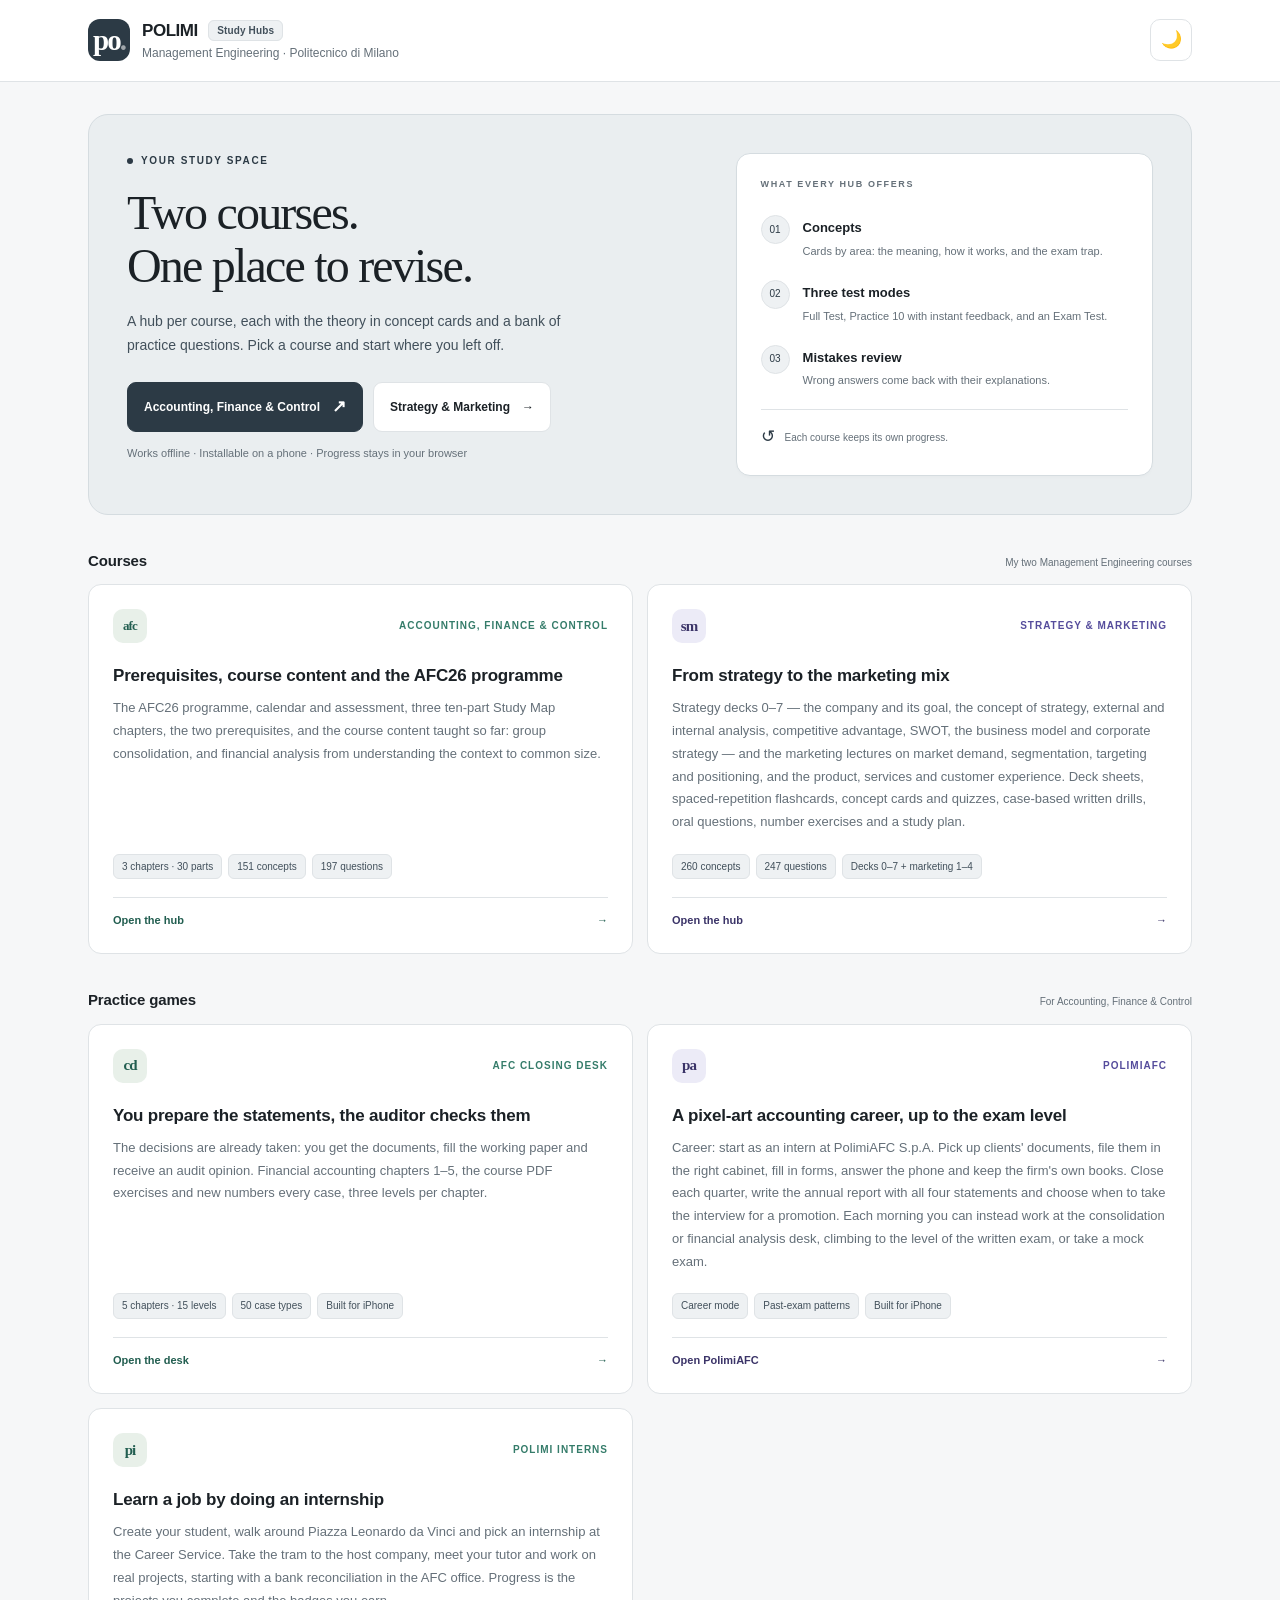
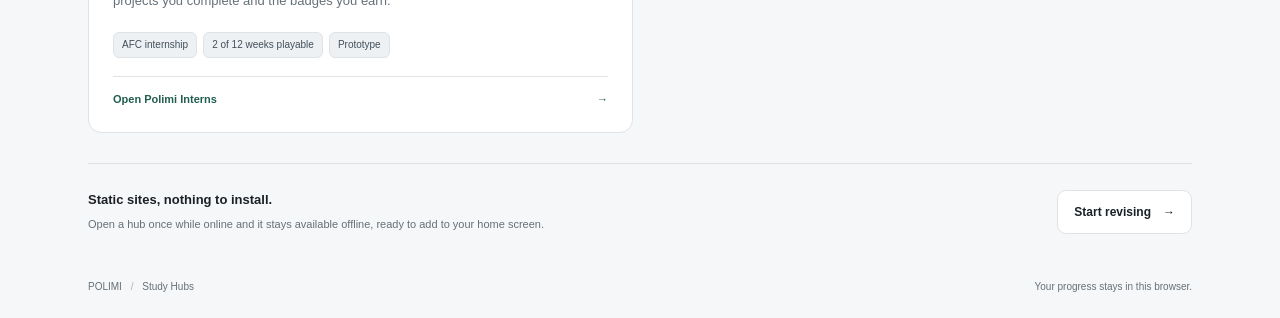
<file: index.html>
<!doctype html>
<html lang="en">
<head>
<meta charset="utf-8" />
<meta name="viewport" content="width=device-width, initial-scale=1, viewport-fit=cover" />
<title>POLIMI Study Hubs</title>
<meta name="description" content="Personal revision sites for my Management Engineering courses: concept cards and practice questions, one hub per course." />
<link rel="manifest" href="manifest.json" />
<link rel="icon" href="icon.svg" type="image/svg+xml" />
<link rel="apple-touch-icon" href="icon.svg" />
<meta name="theme-color" content="#2c3a45" />
<meta name="apple-mobile-web-app-capable" content="yes" />
<script>(function(){try{var t=localStorage.getItem('polimi_theme');if(!t){t=(window.matchMedia&&window.matchMedia('(prefers-color-scheme: dark)').matches)?'dark':'light';}document.documentElement.setAttribute('data-theme',t);}catch(e){}})();</script>
<link rel="stylesheet" href="portal.css" />
</head>
<body>
<a class="skip-link" href="#mainContent">Skip to content</a>
<header>
  <div class="header-inner">
    <div class="topbar">
      <div class="brand">
        <span class="brand-mark" aria-hidden="true">po<span>.</span></span>
        <div>
          <h1>POLIMI <span class="badge">Study Hubs</span></h1>
          <div class="small">Management Engineering · Politecnico di Milano</div>
        </div>
      </div>
      <button class="theme-toggle" id="themeToggle" title="Toggle dark mode" aria-label="Toggle dark mode">🌙</button>
    </div>
  </div>
</header>

<main id="mainContent" tabindex="-1">
  <div class="hero">
    <div class="hero-copy">
      <div class="eyebrow"><span class="status-dot" aria-hidden="true"></span> Your study space</div>
      <h2>Two courses.<br>One place to revise.</h2>
      <p>A hub per course, each with the theory in concept cards and a bank of practice questions. Pick a course and start where you left off.</p>
      <div class="hero-actions">
        <a class="primary" href="afc/index.html">Accounting, Finance &amp; Control <span aria-hidden="true">↗</span></a>
        <a class="ghost" href="sm/index.html">Strategy &amp; Marketing <span aria-hidden="true">→</span></a>
      </div>
      <div class="hero-note">Works offline · Installable on a phone · Progress stays in your browser</div>
    </div>
    <aside class="study-path" aria-label="What each hub offers">
      <div class="eyebrow">What every hub offers</div>
      <ol>
        <li><span class="step-number">01</span><div><strong>Concepts</strong><p>Cards by area: the meaning, how it works, and the exam trap.</p></div></li>
        <li><span class="step-number">02</span><div><strong>Three test modes</strong><p>Full Test, Practice 10 with instant feedback, and an Exam Test.</p></div></li>
        <li><span class="step-number">03</span><div><strong>Mistakes review</strong><p>Wrong answers come back with their explanations.</p></div></li>
      </ol>
      <div class="path-footer"><span aria-hidden="true">↺</span> Each course keeps its own progress.</div>
    </aside>
  </div>

  <div class="section-heading"><h3>Courses</h3><span class="small">My two Management Engineering courses</span></div>
  <div class="course-grid">
    <a class="course afc" href="afc/index.html">
      <div class="course-top">
        <span class="course-mark trigram" aria-hidden="true">afc</span>
        <span class="kicker">Accounting, Finance &amp; Control</span>
      </div>
      <h4>Prerequisites, course content and the AFC26 programme</h4>
      <p>The AFC26 programme, calendar and assessment, three ten-part Study Map chapters, the two prerequisites, and the course content taught so far: group consolidation, and financial analysis from understanding the context to common size.</p>
      <div class="counts"><span>3 chapters · 30 parts</span><span>151 concepts</span><span>197 questions</span></div>
      <div class="course-open">Open the hub <span aria-hidden="true">→</span></div>
    </a>

    <a class="course sm" href="sm/index.html">
      <div class="course-top">
        <span class="course-mark" aria-hidden="true">sm</span>
        <span class="kicker">Strategy &amp; Marketing</span>
      </div>
      <h4>From strategy to the marketing mix</h4>
      <p>Strategy decks 0–7 — the company and its goal, the concept of strategy, external and internal analysis, competitive advantage, SWOT, the business model and corporate strategy — and the marketing lectures on market demand, segmentation, targeting and positioning, and the product, services and customer experience. Deck sheets, spaced-repetition flashcards, concept cards and quizzes, case-based written drills, oral questions, number exercises and a study plan.</p>
      <div class="counts"><span>260 concepts</span><span>247 questions</span><span>Decks 0–7 + marketing 1–4</span></div>
      <div class="course-open">Open the hub <span aria-hidden="true">→</span></div>
    </a>
  </div>

  <div class="section-heading"><h3>Practice games</h3><span class="small">For Accounting, Finance &amp; Control</span></div>
  <div class="course-grid">
    <a class="course afc" href="desk/index.html">
      <div class="course-top">
        <span class="course-mark" aria-hidden="true">cd</span>
        <span class="kicker">AFC Closing Desk</span>
      </div>
      <h4>You prepare the statements, the auditor checks them</h4>
      <p>The decisions are already taken: you get the documents, fill the working paper and receive an audit opinion. Financial accounting chapters 1–5, the course PDF exercises and new numbers every case, three levels per chapter.</p>
      <div class="counts"><span>5 chapters · 15 levels</span><span>50 case types</span><span>Built for iPhone</span></div>
      <div class="course-open">Open the desk <span aria-hidden="true">→</span></div>
    </a>
    <a class="course sm" href="quest/index.html">
      <div class="course-top">
        <span class="course-mark" aria-hidden="true">pa</span>
        <span class="kicker">PolimiAFC</span>
      </div>
      <h4>A pixel-art accounting career, up to the exam level</h4>
      <p>Career: start as an intern at PolimiAFC S.p.A. Pick up clients' documents, file them in the right cabinet, fill in forms, answer the phone and keep the firm's own books. Close each quarter, write the annual report with all four statements and choose when to take the interview for a promotion. Each morning you can instead work at the consolidation or financial analysis desk, climbing to the level of the written exam, or take a mock exam.</p>
      <div class="counts"><span>Career mode</span><span>Past-exam patterns</span><span>Built for iPhone</span></div>
      <div class="course-open">Open PolimiAFC <span aria-hidden="true">→</span></div>
    </a>
    <a class="course afc" href="interns/index.html">
      <div class="course-top">
        <span class="course-mark" aria-hidden="true">pi</span>
        <span class="kicker">Polimi Interns</span>
      </div>
      <h4>Learn a job by doing an internship</h4>
      <p>Create your student, walk around Piazza Leonardo da Vinci and pick an internship at the Career Service. Take the tram to the host company, meet your tutor and work on real projects, starting with a bank reconciliation in the AFC office. Progress is the projects you complete and the badges you earn.</p>
      <div class="counts"><span>AFC internship</span><span>2 of 12 weeks playable</span><span>Prototype</span></div>
      <div class="course-open">Open Polimi Interns <span aria-hidden="true">→</span></div>
    </a>
  </div>

  <div class="review-prompt">
    <div><strong>Static sites, nothing to install.</strong><p>Open a hub once while online and it stays available offline, ready to add to your home screen.</p></div>
    <a class="ghost" href="afc/index.html">Start revising <span aria-hidden="true">→</span></a>
  </div>
</main>
<footer class="site-footer"><span>POLIMI <span aria-hidden="true">/</span> Study Hubs</span><span>Your progress stays in this browser.</span></footer>

<script>
(function () {
  var btn = document.getElementById("themeToggle");
  function sync() {
    btn.textContent = document.documentElement.getAttribute("data-theme") === "dark" ? "☀️" : "🌙";
  }
  btn.addEventListener("click", function () {
    var cur = document.documentElement.getAttribute("data-theme") || "light";
    var next = cur === "dark" ? "light" : "dark";
    document.documentElement.setAttribute("data-theme", next);
    try { localStorage.setItem("polimi_theme", next); } catch (e) {}
    var meta = document.querySelector('meta[name="theme-color"]');
    if (meta) meta.content = next === "dark" ? "#12171a" : "#2c3a45";
    sync();
  });
  sync();
})();
</script>
</body>
</html>
</file>
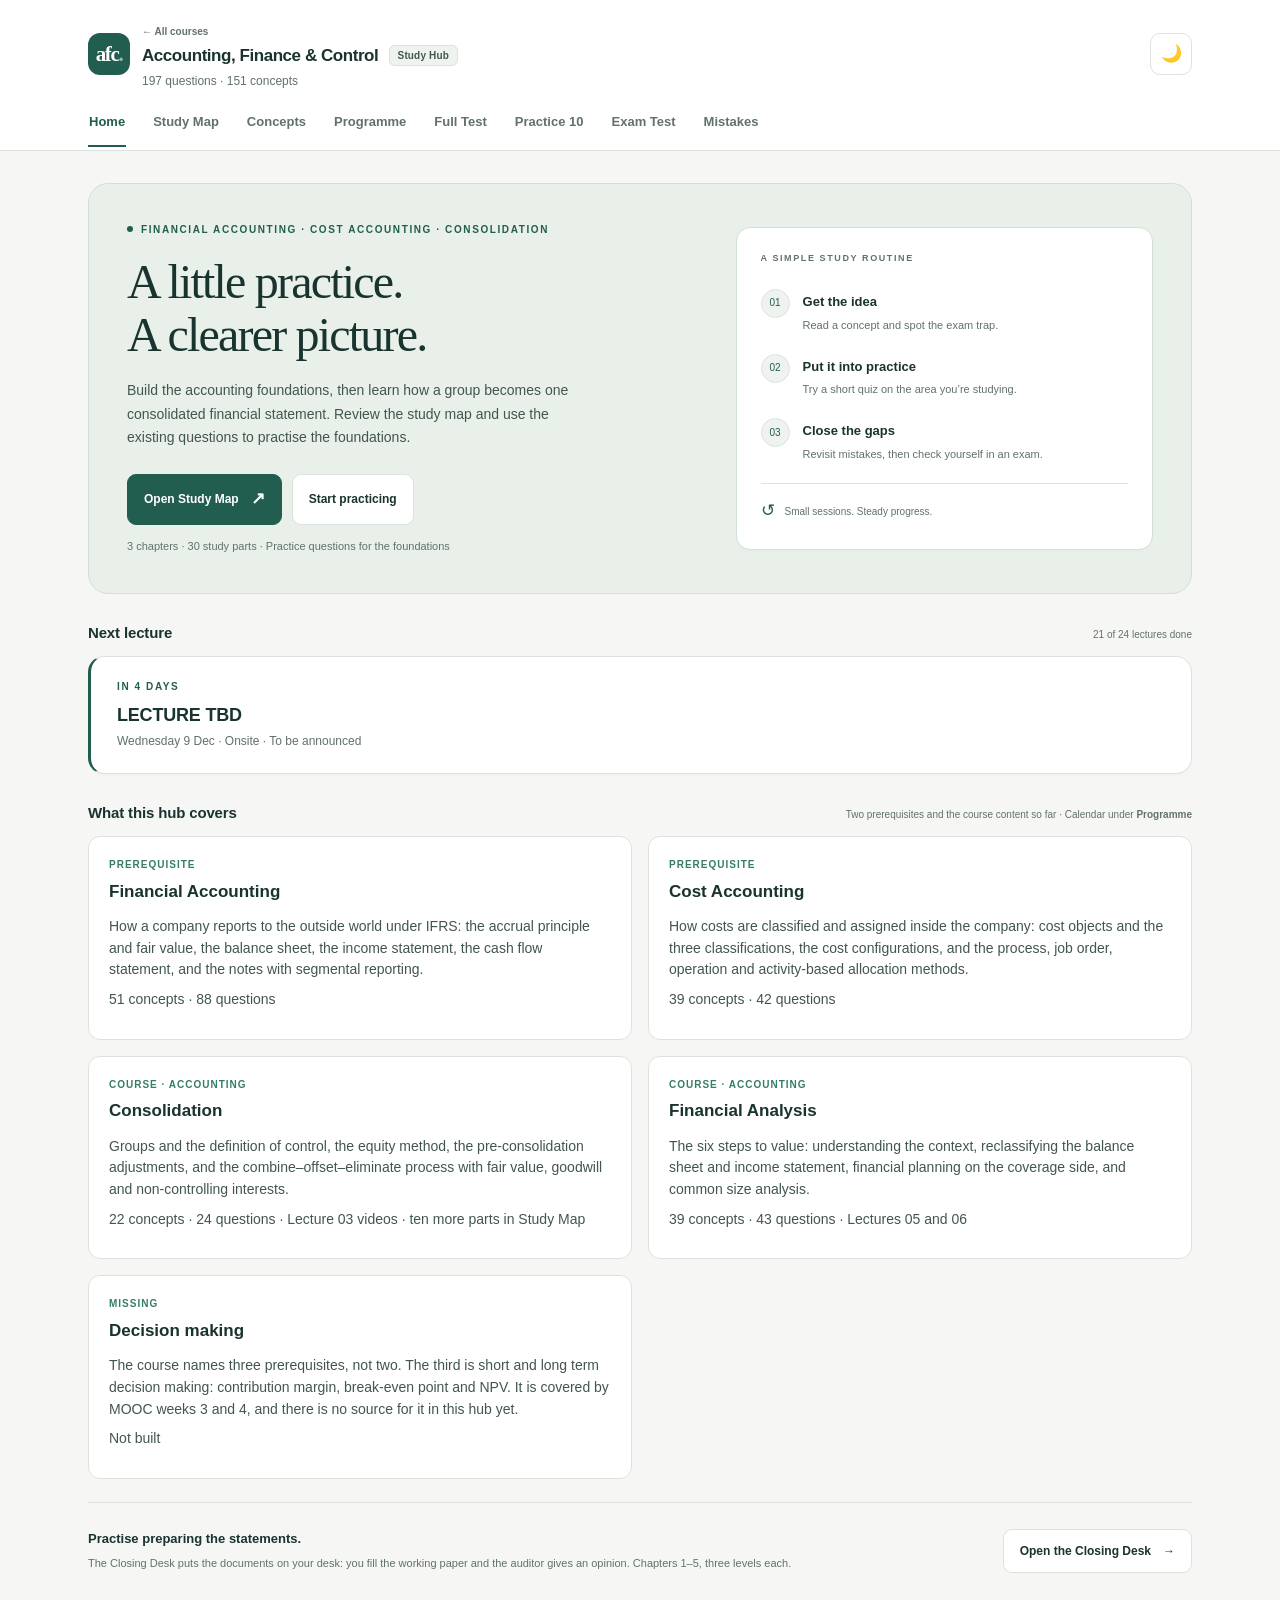
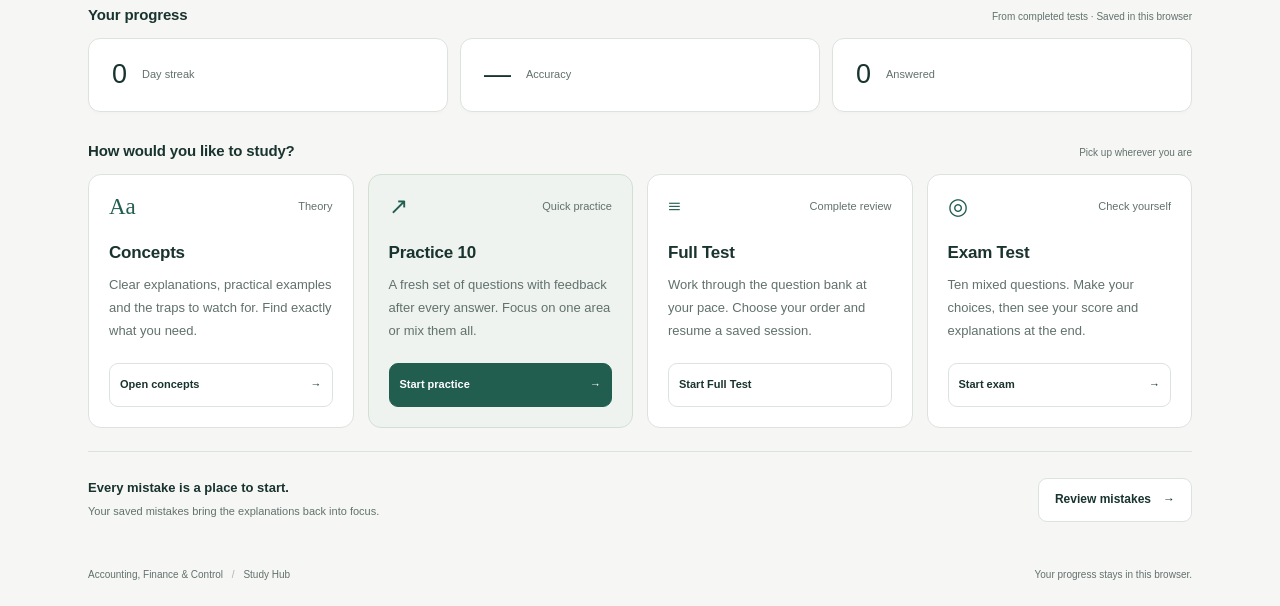
<file: afc/index.html>
<!doctype html>
<html lang="en">
<head>
<meta charset="utf-8" />
<meta name="viewport" content="width=device-width, initial-scale=1, viewport-fit=cover" />
<title>Accounting, Finance &amp; Control Study Hub</title>
<meta name="description" content="Accounting, Finance &amp; Control study map: financial accounting, cost accounting and financial statement consolidation." />
<link rel="manifest" href="manifest.json" />
<link rel="icon" href="icon.svg" type="image/svg+xml" />
<link rel="apple-touch-icon" href="icon.svg" />
<meta name="theme-color" content="#225e50" />
<meta name="apple-mobile-web-app-capable" content="yes" />
<script>(function(){try{var t=localStorage.getItem('polimi_theme');if(!t){t=(window.matchMedia&&window.matchMedia('(prefers-color-scheme: dark)').matches)?'dark':'light';}document.documentElement.setAttribute('data-theme',t);}catch(e){}})();</script>
<link rel="stylesheet" href="styles.css" />
</head>
<body>
<a class="skip-link" href="#mainContent">Skip to content</a>
<header>
  <div class="header-inner">
    <div class="topbar">
      <div class="brand">
        <span class="brand-mark trigram" aria-hidden="true">afc<span>.</span></span>
        <div>
          <a class="backlink" href="../index.html">← All courses</a>
          <h1>Accounting, Finance &amp; Control <span class="badge" id="versionBadge">Study Hub</span></h1>
          <div class="small" id="count"></div>
        </div>
      </div>
      <div class="topbar-actions">
        <button class="theme-toggle" id="themeToggle" title="Toggle dark mode" aria-label="Toggle dark mode">🌙</button>
        <button class="hamb" id="hambBtn" aria-label="Menu" aria-controls="mainNav" aria-expanded="false">Menu</button>
      </div>
    </div>
    <nav class="nav" id="mainNav" aria-label="Sections">
      <button id="homeBtn" data-section="home" class="active" aria-current="page">Home</button>
      <button id="studyMapBtn" data-section="studyMap">Study Map</button>
      <button id="conceptsBtn" data-section="concepts">Concepts</button>
      <button id="programmeBtn" data-section="programme">Programme</button>
      <button id="fullBtn" data-mode="full">Full Test</button>
      <button id="practiceBtn" data-mode="practice10">Practice 10</button>
      <button id="examBtn" data-mode="exam">Exam Test</button>
      <button id="mistakesBtn" data-section="mistakes">Mistakes</button>
    </nav>
    <div class="progress-wrap"><div class="progress" id="progress"></div></div>
  </div>
</header>

<main id="mainContent" tabindex="-1">
  <section id="home" class="app-section">
    <div class="hero">
      <div class="hero-copy">
        <div class="eyebrow"><span class="status-dot" aria-hidden="true"></span> Financial accounting · Cost accounting · Consolidation</div>
        <h2>A little practice.<br>A clearer picture.</h2>
        <p>Build the accounting foundations, then learn how a group becomes one consolidated financial statement. Review the study map and use the existing questions to practise the foundations.</p>
        <div class="hero-actions">
          <button class="primary" data-section="studyMap">Open Study Map <span aria-hidden="true">↗</span></button>
          <button class="ghost" data-mode="practice10">Start practicing</button>
        </div>
        <div class="hero-note">3 chapters · 30 study parts · Practice questions for the foundations</div>
      </div>
      <aside class="study-path" aria-label="Suggested study routine">
        <div class="eyebrow">A simple study routine</div>
        <ol>
          <li><span class="step-number">01</span><div><strong>Get the idea</strong><p>Read a concept and spot the exam trap.</p></div></li>
          <li><span class="step-number">02</span><div><strong>Put it into practice</strong><p>Try a short quiz on the area you’re studying.</p></div></li>
          <li><span class="step-number">03</span><div><strong>Close the gaps</strong><p>Revisit mistakes, then check yourself in an exam.</p></div></li>
        </ol>
        <div class="path-footer"><span aria-hidden="true">↺</span> Small sessions. Steady progress.</div>
      </aside>
    </div>
    <div class="section-heading"><h3>Next lecture</h3><span class="small" id="courseProgress"></span></div>
    <div class="next-lecture card" id="nextLecture"></div>
    <div class="section-heading"><h3>What this hub covers</h3><span class="small">Two prerequisites and the course content so far · Calendar under <b>Programme</b></span></div>
    <div class="topic-grid">
      <div class="topic"><div class="kicker">Prerequisite</div><strong>Financial Accounting</strong><p>How a company reports to the outside world under IFRS: the accrual principle and fair value, the balance sheet, the income statement, the cash flow statement, and the notes with segmental reporting.</p><p class="small">51 concepts · 88 questions</p></div>
      <div class="topic"><div class="kicker">Prerequisite</div><strong>Cost Accounting</strong><p>How costs are classified and assigned inside the company: cost objects and the three classifications, the cost configurations, and the process, job order, operation and activity-based allocation methods.</p><p class="small">39 concepts · 42 questions</p></div>
      <div class="topic"><div class="kicker">Course · Accounting</div><strong>Consolidation</strong><p>Groups and the definition of control, the equity method, the pre-consolidation adjustments, and the combine–offset–eliminate process with fair value, goodwill and non-controlling interests.</p><p class="small">22 concepts · 24 questions · Lecture 03 videos · ten more parts in Study Map</p></div>
      <div class="topic"><div class="kicker">Course · Accounting</div><strong>Financial Analysis</strong><p>The six steps to value: understanding the context, reclassifying the balance sheet and income statement, financial planning on the coverage side, and common size analysis.</p><p class="small">39 concepts · 43 questions · Lectures 05 and 06</p></div>
      <div class="topic"><div class="kicker">Missing</div><strong>Decision making</strong><p>The course names three prerequisites, not two. The third is short and long term decision making: contribution margin, break-even point and NPV. It is covered by MOOC weeks 3 and 4, and there is no source for it in this hub yet.</p><p class="small">Not built</p></div>
    </div>
    <div class="review-prompt"><div><strong>Practise preparing the statements.</strong><p class="small">The Closing Desk puts the documents on your desk: you fill the working paper and the auditor gives an opinion. Chapters 1–5, three levels each.</p></div><a class="ghost" href="../desk/index.html" style="text-decoration:none">Open the Closing Desk <span aria-hidden="true">→</span></a></div>
    <div class="section-heading"><h3>Your progress</h3><span class="small">From completed tests · Saved in this browser</span></div>
    <div class="stats-row" id="homeStats"></div>
    <div class="section-heading"><h3>How would you like to study?</h3><span class="small">Pick up wherever you are</span></div>
    <div class="mode-grid">
      <article class="mode-card">
        <div class="mode-top"><span class="mode-symbol" aria-hidden="true">Aa</span><span class="small">Theory</span></div>
        <h4>Concepts</h4>
        <p>Clear explanations, practical examples and the traps to watch for. Find exactly what you need.</p>
        <button class="ghost" data-section="concepts">Open concepts <span aria-hidden="true">→</span></button>
      </article>
      <article class="mode-card featured">
        <div class="mode-top"><span class="mode-symbol" aria-hidden="true">↗</span><span class="small">Quick practice</span></div>
        <h4>Practice 10</h4>
        <p>A fresh set of questions with feedback after every answer. Focus on one area or mix them all.</p>
        <button class="primary" data-mode="practice10">Start practice <span aria-hidden="true">→</span></button>
      </article>
      <article class="mode-card">
        <div class="mode-top"><span class="mode-symbol" aria-hidden="true">≡</span><span class="small">Complete review</span></div>
        <h4>Full Test</h4>
        <p>Work through the question bank at your pace. Choose your order and resume a saved session.</p>
        <button class="ghost" id="continueBtn" data-mode="full">Start Full Test</button>
      </article>
      <article class="mode-card">
        <div class="mode-top"><span class="mode-symbol" aria-hidden="true">◎</span><span class="small">Check yourself</span></div>
        <h4>Exam Test</h4>
        <p>Ten mixed questions. Make your choices, then see your score and explanations at the end.</p>
        <button class="ghost" data-mode="exam">Start exam <span aria-hidden="true">→</span></button>
      </article>
    </div>
    <div class="review-prompt"><div><strong>Every mistake is a place to start.</strong><p class="small">Your saved mistakes bring the explanations back into focus.</p></div><button class="ghost" data-section="mistakes">Review mistakes <span aria-hidden="true">→</span></button></div>
  </section>

  <section id="studyMap" class="app-section hidden">
    <div class="card">
      <div class="study-map-intro">
        <div>
          <div class="eyebrow">Study Map</div>
          <h2>Three chapters, ten parts each</h2>
          <p class="small">Financial Accounting and Cost Accounting cover the prerequisite annexures. Financial Statement Consolidation follows the two Lecture 03 videos. Expand a part for its explanation, three points to master and source-slide references where available.</p>
        </div>
        <div class="map-legend" aria-label="Study status">
          <span><i class="map-dot ready" aria-hidden="true"></i> Ready</span>
          <span><i class="map-dot next" aria-hidden="true"></i> Next</span>
        </div>
      </div>
      <nav class="map-jump" aria-label="Jump to a study chapter">
        <a href="#map-financial-accounting">Financial Accounting</a>
        <a href="#map-cost-accounting">Cost Accounting</a>
        <a href="#map-financial-statement-consolidation">Financial Statement Consolidation</a>
      </nav>
      <div id="studyMapGrid" class="study-map"></div>
    </div>
  </section>

  <section id="concepts" class="app-section hidden">
    <div class="card">
      <h2>Concepts</h2>
      <p class="small">Each card gives the meaning, how the rule works in practice, and the typical exam trap. Pick a topic to narrow the areas below it — the note says whether it is a prerequisite or course content. The <b>Going deeper</b> sections add points from the Financial Statements Recovery lecture, with slide references, and Study Map holds the ten-part chapters. Where the course material follows an older standard, a <b>Today</b> note adds what current IFRS says — the answers to learn for the exam stay the ones in the annexure.</p>
      <div class="pillrow" id="conceptPills"></div>
      <p class="topic-note hidden" id="conceptTopicNote" role="status" aria-live="polite"></p>
      <input class="searchbox" id="conceptSearch" placeholder="Search concepts..." aria-label="Search concepts" />
      <p class="small result-count" id="conceptResultCount" role="status" aria-live="polite"></p>
      <div class="empty-state hidden" id="conceptEmpty"><h3>No matching concepts</h3><p>Try a different search or browse all areas.</p><button class="ghost" data-reset-concepts>Clear filters</button></div>
      <div class="topic-grid concepts-grid" id="conceptsGrid"></div>
      <div class="callout warn">
        <strong>High-frequency traps</strong>
        <div class="topic-grid">
          <div class="topic"><div class="kicker">Trap</div><strong>Accrual ≠ cash</strong><p>Revenue belongs to the year the transaction takes effect; the cash inflow can fall in a different year.</p></div>
          <div class="topic"><div class="kicker">Trap</div><strong>FVTPL ≠ Available-for-sale</strong><p>Both are measured at fair value, but the variation goes to the income statement for FVTPL and to the revaluation reserve for available-for-sale.</p><p class="today-note"><b>Today.</b> Both are IAS 39 categories. Under IFRS 9 the second one is FVOCI, and its variation goes to other comprehensive income.</p></div>
          <div class="topic"><div class="kicker">Trap</div><strong>Impairment ≠ depreciation</strong><p>Depreciation allocates cost across useful life; impairment captures a durable, unrecoverable loss of value.</p><p class="today-note"><b>Today.</b> IAS 36 states it as carrying amount above recoverable amount, and the loss can be reversed later for assets other than goodwill.</p></div>
          <div class="topic"><div class="kicker">Trap</div><strong>Land is never depreciated</strong><p>Every other item of PPE is, and depreciation continues even while an asset sits idle.</p></div>
          <div class="topic"><div class="kicker">Trap</div><strong>LIFO is not allowed</strong><p>IFRS permits FIFO and weighted average only; LIFO logic is considered unrealistic.</p></div>
          <div class="topic"><div class="kicker">Trap</div><strong>Inventories: lower of the two</strong><p>Cost versus net realizable value, where NRV is the selling price less completion and selling costs.</p></div>
          <div class="topic"><div class="kicker">Trap</div><strong>Gross profit only by function</strong><p>The by-nature format runs from revenue straight to operating profit with no gross profit subtotal.</p></div>
          <div class="topic"><div class="kicker">Trap</div><strong>Direct depends on the cost object</strong><p>The supervisor is indirect for the T-shirt and direct for the department. Never classify a resource before naming the cost object.</p></div>
          <div class="topic"><div class="kicker">Trap</div><strong>Product cost ≠ direct cost</strong><p>Manufacturing overhead is indirect and still a product cost. Direct costs, on the other hand, are always product costs.</p></div>
          <div class="topic"><div class="kicker">Trap</div><strong>Variable means variable in total</strong><p>Per unit a variable cost is constant and a fixed cost falls as volume grows — the opposite of the intuition the names suggest.</p></div>
          <div class="topic"><div class="kicker">Trap</div><strong>Job order still allocates overhead</strong><p>It traces both direct components; only ABC changes how the indirect pool itself is spread.</p></div>
          <div class="topic"><div class="kicker">Trap</div><strong>Consolidate 100%, then split</strong><p>An 85% parent combines all of the subsidiary and reports 15% as non-controlling interests. Intragroup transactions are eliminated in full too, not in proportion.</p></div>
          <div class="topic"><div class="kicker">Trap</div><strong>Surplus direction on consolidation</strong><p>A fair value surplus on an asset creates a deferred tax liability; a surplus on a provision creates a deferred tax asset.</p></div>
          <div class="topic"><div class="kicker">Trap</div><strong>Cash is not in NOWC</strong><p>Receivables plus inventories minus payables. Cash belongs to the net financial position, and trade payables never appear in the coverage column.</p></div>
          <div class="topic"><div class="kicker">Trap</div><strong>Personnel sits below value added</strong><p>Value added is what the firm adds to external resources, so raw materials and services come off above it and labour below.</p></div>
          <div class="topic"><div class="kicker">Trap</div><strong>IFRS 16 moves three ratios</strong><p>EBITDA up, net debt up, leverage up — with the business unchanged. Financing choices move the ratios.</p></div>
          <div class="topic"><div class="kicker">Trap</div><strong>Auditors certify IFRS, not adjusted</strong><p>Adjusted results and special items are management's presentation. Always carry the basis with the number.</p></div>
          <div class="topic"><div class="kicker">Trap</div><strong>Goodwill is tested, not amortized</strong><p>Indefinite life means an impairment test every year, with the loss credited to the income statement.</p><p class="today-note"><b>Today.</b> The loss is charged against the profit of the year, and goodwill is the one asset whose impairment can never be reversed.</p></div>
        </div>
      </div>
    </div>
  </section>

  <section id="programme" class="app-section hidden">
    <div class="card">
      <h2>Programme</h2>
      <p class="small">The lecture calendar for AFC26, as published by Professor Arnaboldi. Each module that rests on a background topic in this hub links straight to a practice run on it.</p>
      <div class="section-heading"><h3>The course at a glance</h3><span class="small">From the Lecture 02 deck</span></div>
      <div class="topic-grid" id="courseGlance"></div>
      <div class="section-heading"><h3>Assessment</h3><span class="small">Final grade, then the oral</span></div>
      <div class="calendar" id="assessmentList"></div>
      <div class="section-heading"><h3>Prerequisites</h3><span class="small">Three are named by the course</span></div>
      <div class="calendar" id="prereqList"></div>
      <div class="section-heading"><h3>Modules</h3><span class="small">Calendar groups, tagged with their A / F / C block</span></div>
      <div class="topic-grid" id="moduleGrid"></div>
      <div class="section-heading"><h3>Calendar</h3><span class="small">Mondays and Wednesdays · autumn 2026</span></div>
      <div class="calendar" id="calendarList"></div>
    </div>
  </section>

  <section id="testSection" class="app-section hidden">
    <section class="card" id="setup">
      <h2 id="testTitle">Test</h2>
      <p class="small" id="setupDesc">Choose a test mode.</p>
      <div class="controls">
        <div id="categoryWrap">
          <label class="small" for="category">Area</label>
          <select id="category"></select>
        </div>
        <div id="startWrap">
          <label class="small" for="startFrom">Start from question</label>
          <input id="startFrom" type="number" min="1" value="1" />
        </div>
        <div id="orderWrap">
          <label class="small" for="orderMode">Order</label>
          <select id="orderMode">
            <option value="ordered">Original order</option>
            <option value="shuffle">Shuffle</option>
          </select>
        </div>
      </div>
      <button class="primary" id="startBtn">Start</button>
    </section>
    <section class="card hidden" id="quiz"></section>
    <section class="card hidden" id="summary"></section>
  </section>

  <section id="mistakes" class="app-section hidden">
    <div class="card">
      <h2>Mistakes Review</h2>
      <p class="small">Wrong answers are saved in this browser.</p>
      <div id="mistakeList"></div>
      <button class="ghost" id="clearMistakesBtn">Reset mistakes</button>
    </div>
  </section>
</main>
<footer class="site-footer"><span>Accounting, Finance &amp; Control <span aria-hidden="true">/</span> Study Hub</span><span>Your progress stays in this browser.</span></footer>

<script src="data.js"></script>
<script src="course.js"></script>
<script src="app.js"></script>
</body>
</html>
</file>
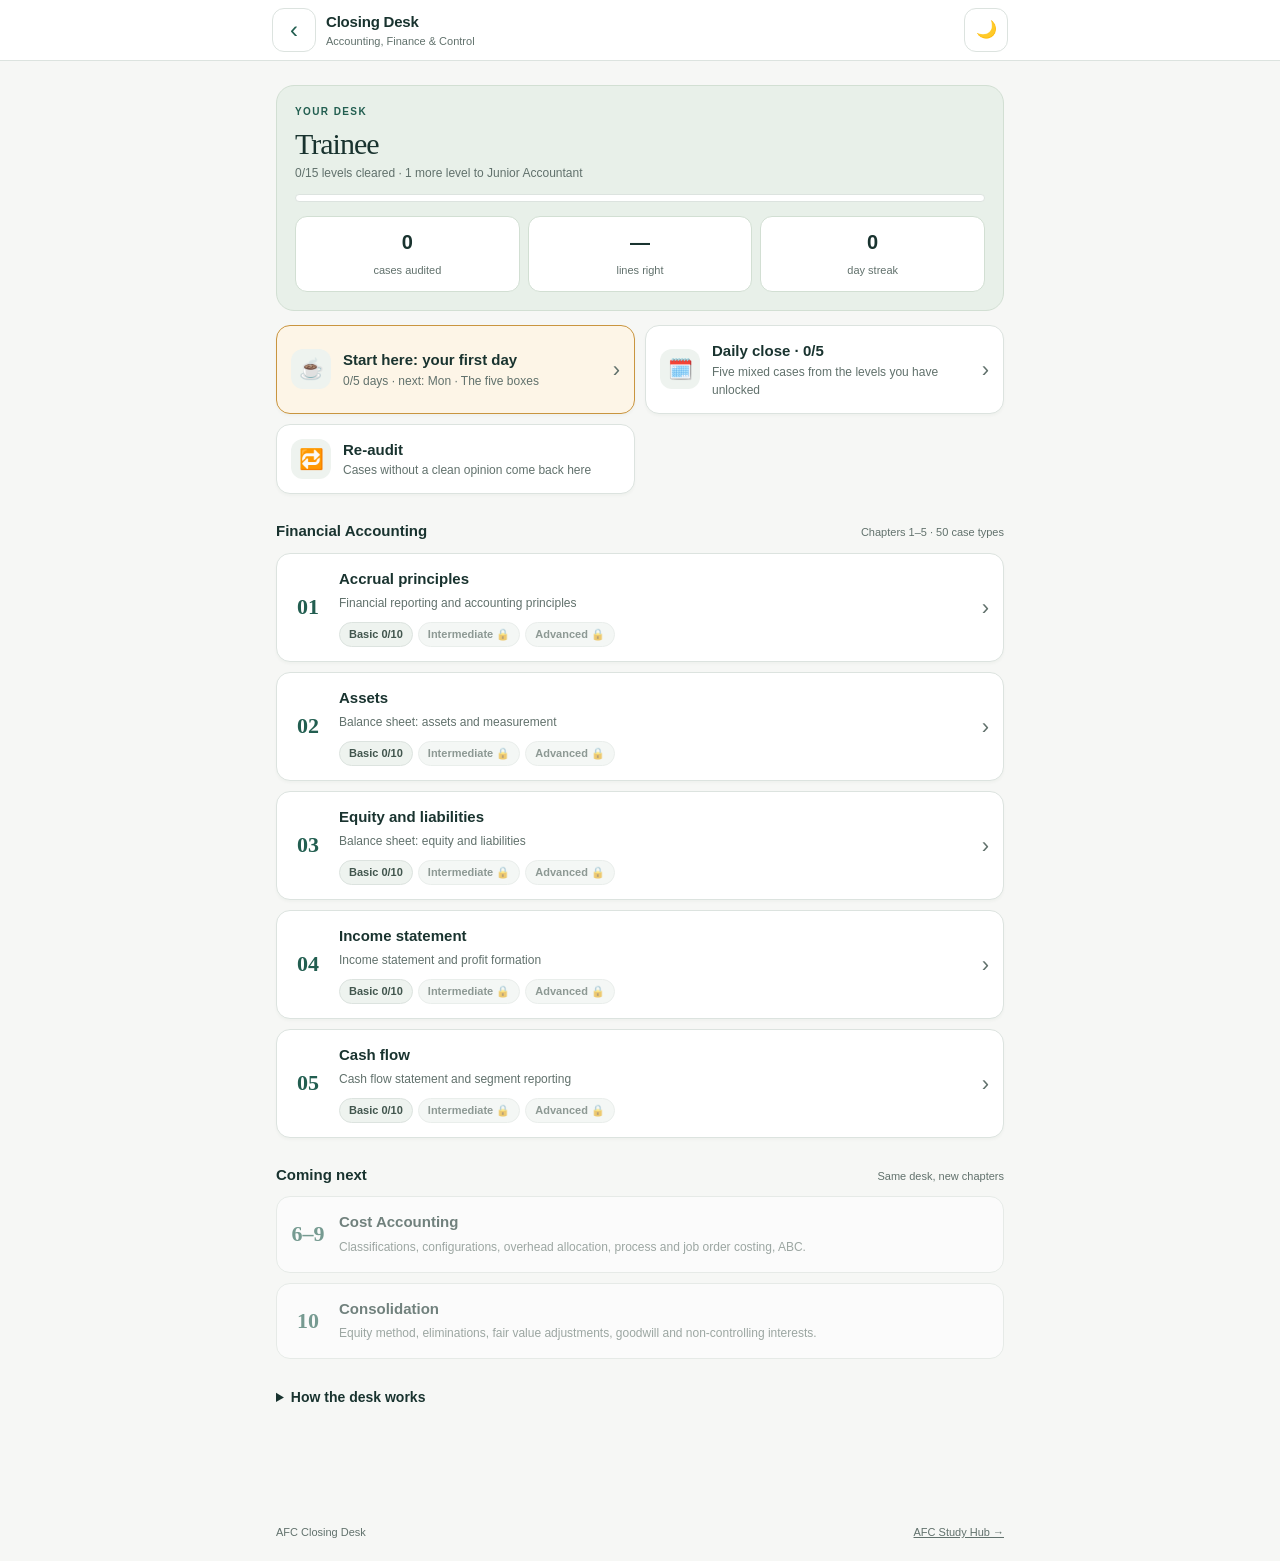
<file: desk/index.html>
<!doctype html>
<html lang="en">
<head>
<meta charset="utf-8" />
<meta name="viewport" content="width=device-width, initial-scale=1, viewport-fit=cover" />
<title>AFC Closing Desk</title>
<meta name="description" content="A practice game for Accounting, Finance &amp; Control: you are the accountant, the documents are on your desk, and the auditor checks your statements." />
<link rel="manifest" href="manifest.json" />
<link rel="icon" href="icon.svg" type="image/svg+xml" />
<link rel="apple-touch-icon" href="icon-180.png" />
<meta name="theme-color" content="#ffffff" />
<meta name="apple-mobile-web-app-capable" content="yes" />
<meta name="mobile-web-app-capable" content="yes" />
<meta name="apple-mobile-web-app-title" content="Closing Desk" />
<meta name="apple-mobile-web-app-status-bar-style" content="default" />
<meta name="format-detection" content="telephone=no" />
<script>(function(){try{var t=localStorage.getItem('polimi_theme');if(!t){t=(window.matchMedia&&window.matchMedia('(prefers-color-scheme: dark)').matches)?'dark':'light';}document.documentElement.setAttribute('data-theme',t);var m=document.querySelector('meta[name="theme-color"]');if(m)m.content=t==='dark'?'#192621':'#ffffff';}catch(e){}})();</script>
<link rel="stylesheet" href="styles.css" />
</head>
<body>
<div id="app"><main class="wrap"><p class="small">Loading the desk…</p></main></div>
<div id="keypad" class="keypad" hidden></div>
<div id="sheet" class="sheet" hidden></div>
<div id="toast" class="toast" role="status" aria-live="polite" hidden></div>
<noscript><p style="padding:16px">The Closing Desk needs JavaScript.</p></noscript>

<script src="core.js"></script>
<script src="onboarding.js"></script>
<script src="cases/ch1.js"></script>
<script src="cases/ch2.js"></script>
<script src="cases/ch3.js"></script>
<script src="cases/ch4.js"></script>
<script src="cases/ch5.js"></script>
<script src="app.js"></script>
</body>
</html>
</file>
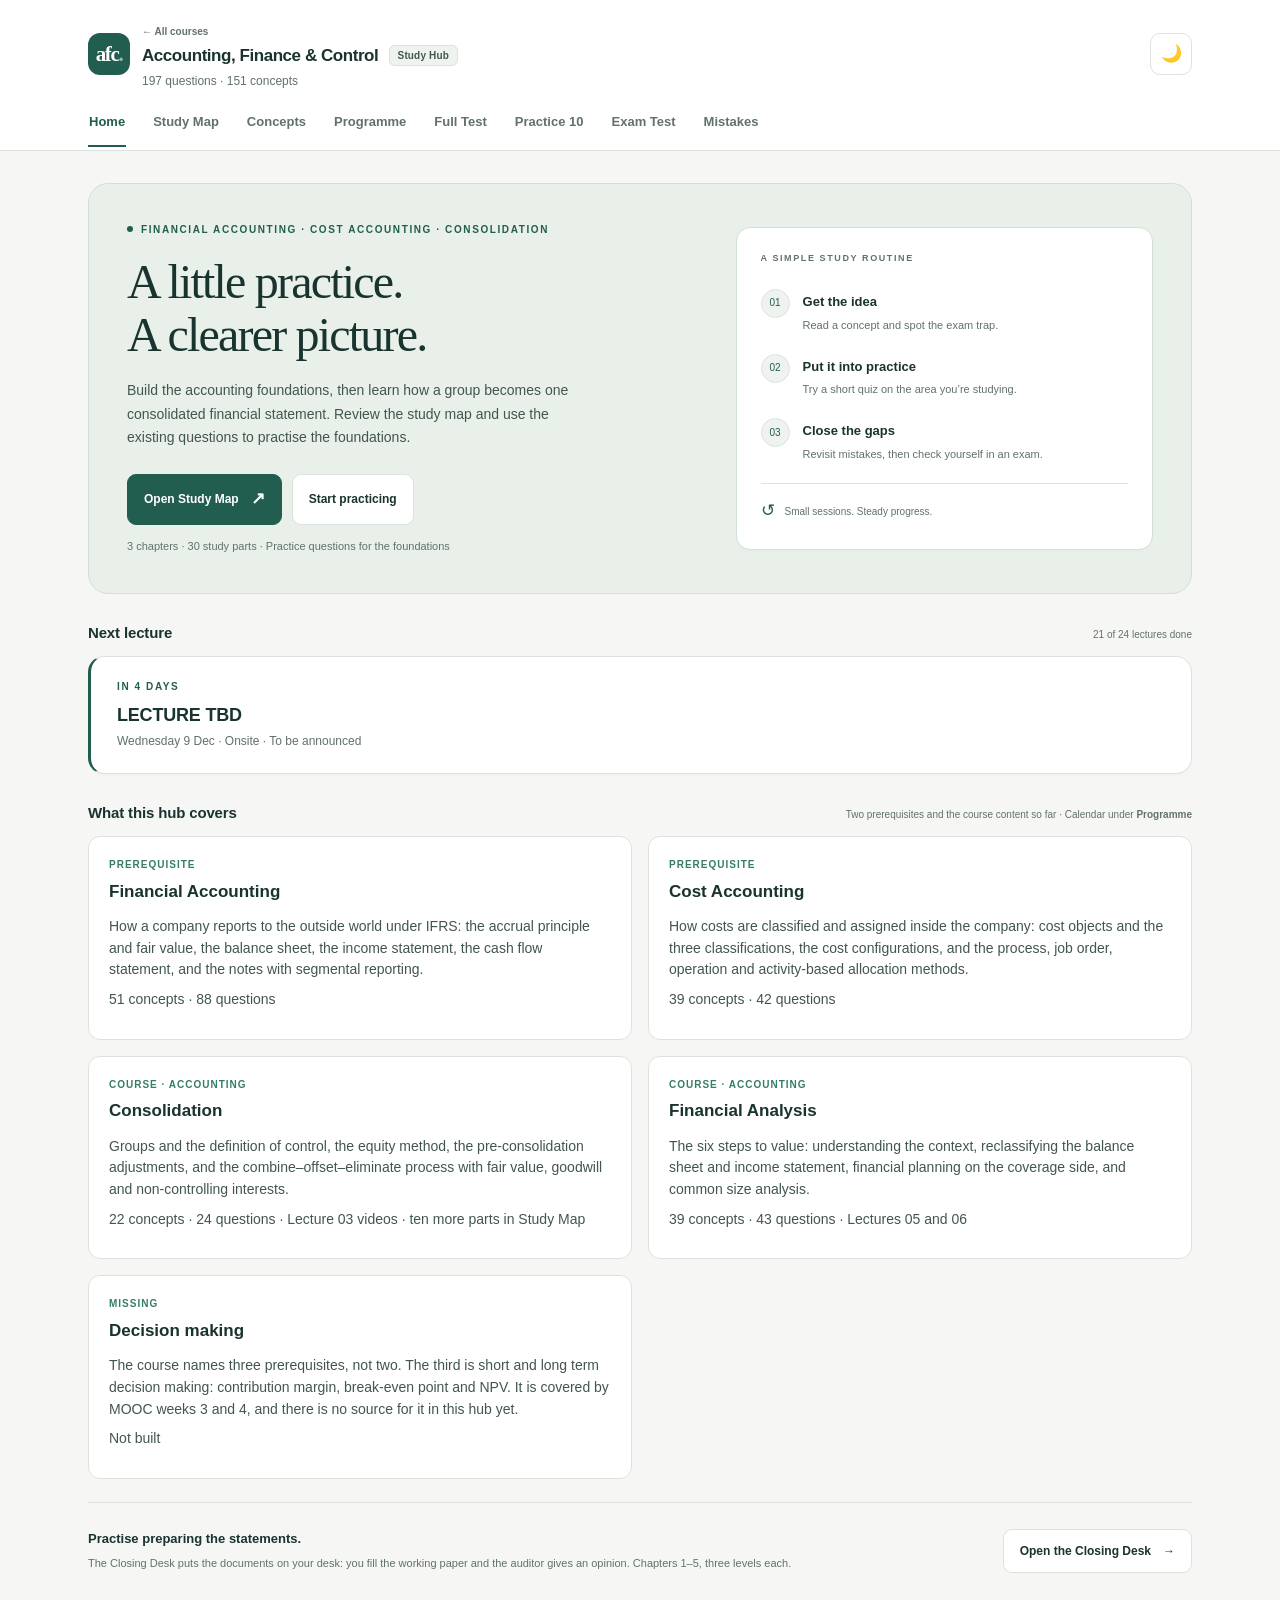
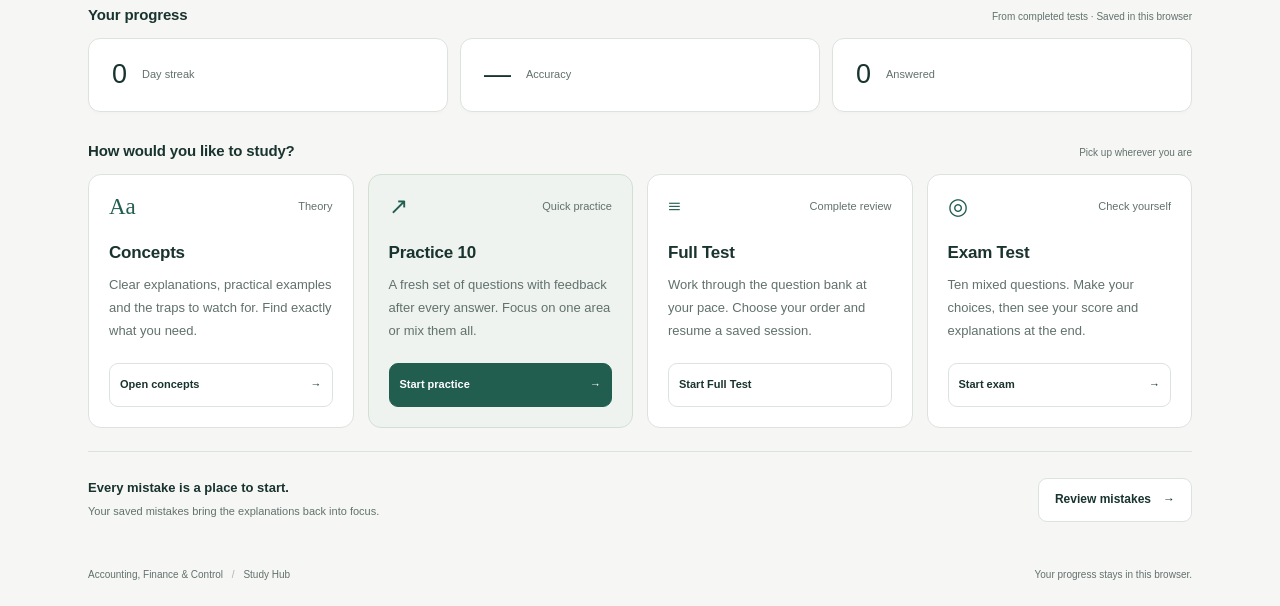
<file: fa/index.html>
<!doctype html>
<html lang="en">
<head>
<meta charset="utf-8" />
<meta name="viewport" content="width=device-width, initial-scale=1, viewport-fit=cover" />
<title>Moved to the Accounting, Finance &amp; Control hub</title>
<meta name="robots" content="noindex" />
<link rel="canonical" href="../afc/index.html" />
<link rel="icon" href="../afc/icon.svg" type="image/svg+xml" />
<meta http-equiv="refresh" content="3; url=../afc/index.html" />
<script>(function(){try{var t=localStorage.getItem('polimi_theme');if(!t){t=(window.matchMedia&&window.matchMedia('(prefers-color-scheme: dark)').matches)?'dark':'light';}document.documentElement.setAttribute('data-theme',t);}catch(e){}})();</script>
<style>
:root { color-scheme: light; --bg: #f6f7f5; --card: #fff; --text: #19332f; --muted: #61716c; --line: #dce3df; --accent: #225e50; --on-accent: #fff; }
[data-theme="dark"] { color-scheme: dark; --bg: #111b18; --card: #192621; --text: #e8f0e9; --muted: #a4b9ad; --line: #34483d; --accent: #a6d4b8; --on-accent: #183a2c; }
* { box-sizing: border-box; }
body { margin: 0; min-height: 100vh; display: grid; place-items: center; padding: 24px; font-family: -apple-system, BlinkMacSystemFont, "Segoe UI", Arial, sans-serif; background: var(--bg); color: var(--text); line-height: 1.6; }
.card { max-width: 460px; background: var(--card); border: 1px solid var(--line); border-radius: 16px; padding: 32px; text-align: center; }
h1 { font: 30px/1.15 Georgia, "Times New Roman", serif; letter-spacing: -1px; margin: 0 0 14px; }
p { color: var(--muted); font-size: 14px; margin: 0 0 22px; }
a { display: inline-flex; align-items: center; justify-content: center; gap: 10px; min-height: 44px; padding: 11px 18px; border-radius: 9px; background: var(--accent); color: var(--on-accent); font-size: 13px; font-weight: 650; text-decoration: none; }
.small { font-size: 11px; margin: 18px 0 0; }
</style>
</head>
<body>
<div class="card">
  <h1>This hub has moved.</h1>
  <p>Financial Accounting is now one of the background topics inside the <strong>Accounting, Finance &amp; Control</strong> hub. Your saved progress and mistakes come with it.</p>
  <a href="../afc/index.html">Go to the hub <span aria-hidden="true">→</span></a>
  <p class="small">Redirecting automatically. If you added this page to your home screen, add the new one and remove this shortcut.</p>
</div>
<script>
// Retire the old service worker and its caches, then move on.
(function () {
  var go = function () { location.replace("../afc/index.html"); };
  var jobs = [];
  try {
    if ("serviceWorker" in navigator) {
      jobs.push(navigator.serviceWorker.getRegistrations().then(function (regs) {
        return Promise.all(regs.map(function (r) {
          return r.scope.indexOf("/fa/") !== -1 ? r.unregister() : null;
        }));
      }));
    }
    if (window.caches) {
      jobs.push(caches.keys().then(function (keys) {
        return Promise.all(keys.map(function (k) {
          return k.indexOf("financial-accounting-hub") === 0 ? caches.delete(k) : null;
        }));
      }));
    }
  } catch (e) {}
  Promise.all(jobs).catch(function () {}).then(function () { setTimeout(go, 400); });
})();
</script>
</body>
</html>
</file>
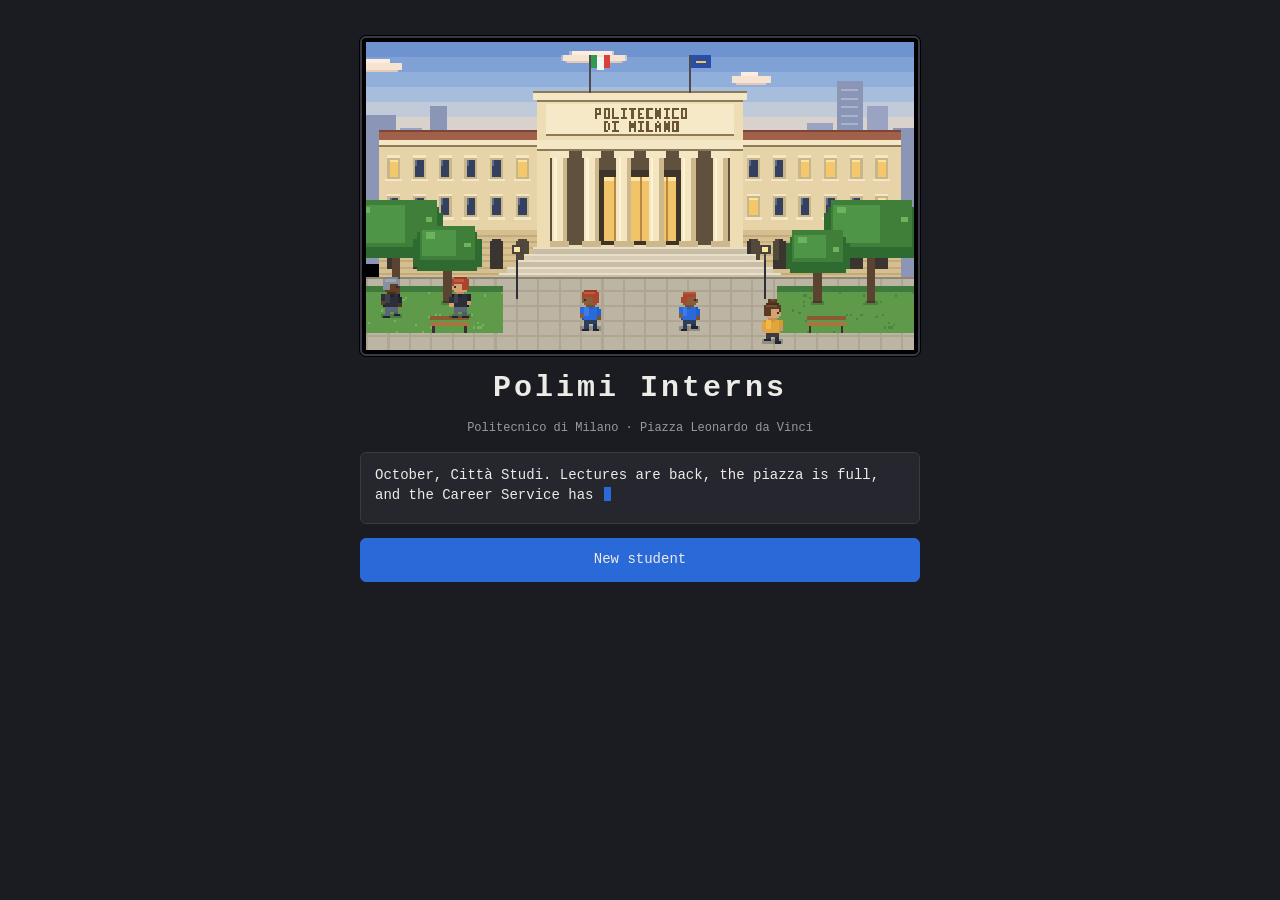
<file: interns/index.html>
<!doctype html>
<html lang="en">
<head>
<meta charset="utf-8">
<meta name="viewport" content="width=device-width, initial-scale=1, viewport-fit=cover">
<title>Polimi Interns</title>
<style>
/* Layout: one centred game stage (max 980px) with HUD overlays; modal cards for paperwork. Single dark look, same family as PLGame. */
:root{
  --bg:#1b1b22;  --panel:#26262f; --panel-2:#30303b; --line:#3a3a46;
  --text:#ecebe6; --muted:#9a99a3; --accent:#2a6ad8; --accent-2:#4f8af0;
  --good:#57c05e; --bad:#e05a47; --gold:#f2c14e;
  --mono:ui-monospace,"SF Mono",Menlo,Consolas,"Liberation Mono",monospace;
  color-scheme:dark;
}
*{box-sizing:border-box}
[hidden]{display:none!important}
html,body{background:var(--bg);color:var(--text)}
body{font:14px/1.45 var(--mono);padding-inline:16px;padding-block:16px 32px}
#app{max-width:980px;margin:0 auto;display:flex;flex-direction:column;gap:12px}
h1,h2,h3{margin:0;line-height:1.2;text-wrap:balance}
h1{font-size:30px;letter-spacing:3px}
h2{font-size:18px}
h3{font-size:12px;text-transform:uppercase;letter-spacing:1px;color:var(--muted);font-weight:600}
p{margin:0;max-width:68ch}
.muted{color:var(--muted)}
.small{font-size:12px}
.stack{display:flex;flex-direction:column;gap:10px}
.row{display:flex;flex-wrap:wrap;gap:8px;align-items:center}
.box{background:var(--panel);border:1px solid var(--line);border-radius:6px;padding:14px;display:flex;flex-direction:column;gap:10px;min-width:0}
button{font:inherit;background:#33333f;color:var(--text);border:1px solid var(--line);border-radius:6px;padding:6px 12px;cursor:pointer;min-height:36px}
button:hover{background:#3d3d4b}
button.on,button.primary{background:var(--accent);border-color:var(--accent)}
button.primary:hover{background:var(--accent-2)}
button:disabled{opacity:.45;cursor:default}
button:focus-visible,input:focus-visible,select:focus-visible{outline:2px solid var(--gold);outline-offset:2px}
input,select{font:inherit;color:var(--text);background:var(--bg);border:1px solid var(--line);border-radius:6px;padding:8px 10px;min-width:0;max-width:100%}

/* ---- title ---- */
.title{display:flex;flex-direction:column;align-items:center;gap:14px;padding-top:12px}
.frame{width:min(560px,100%);border:2px solid var(--line);border-radius:6px;background:#000;padding:4px;box-shadow:0 0 0 1px #000}
.frame canvas{display:block;width:100%;image-rendering:pixelated;image-rendering:crisp-edges;aspect-ratio:256/144}
.sub{color:var(--muted);font-size:12px;text-align:center}
.say{width:min(560px,100%);background:var(--panel);border:1px solid var(--line);border-radius:6px;padding:12px 14px;min-height:72px}
.say .cur{display:inline-block;width:7px;height:14px;background:var(--accent);vertical-align:-2px;margin-left:2px}
.title .acts{width:min(560px,100%);display:grid;grid-template-columns:repeat(auto-fit,minmax(150px,1fr));gap:8px}
.title .acts button{min-height:44px}

/* ---- creator ---- */
.creator{display:grid;grid-template-columns:minmax(0,220px) minmax(0,1fr);gap:12px}
@media (max-width:640px){.creator{grid-template-columns:1fr}}
.preview{align-items:center}
.preview canvas{width:168px;height:168px;image-rendering:pixelated;background:linear-gradient(#3c5a3a,#4f7a44);border:2px solid var(--line);border-radius:6px}
.opt{display:flex;flex-direction:column;gap:6px}
.swatches{display:flex;flex-wrap:wrap;gap:6px}
.sw{width:30px;height:30px;min-height:0;padding:0;border-radius:5px;border:2px solid var(--line)}
.sw[aria-pressed="true"]{border-color:var(--text);box-shadow:0 0 0 2px var(--accent)}
.chip{min-height:30px;padding:3px 10px;font-size:12px}
.chip[aria-pressed="true"]{background:var(--accent);border-color:var(--accent)}
.degrees{display:grid;grid-template-columns:repeat(auto-fit,minmax(190px,1fr));gap:6px}
.degrees button{text-align:left;display:flex;flex-direction:column;gap:2px;font-size:13px}
.degrees button span{font-size:11px;color:var(--muted)}
.degrees button[aria-pressed="true"]{background:var(--accent);border-color:var(--accent)}
.degrees button[aria-pressed="true"] span{color:#dfe8ff}

/* ---- world ---- */
.stage{position:relative;border:2px solid var(--line);border-radius:6px;background:#000;overflow:hidden;touch-action:manipulation;user-select:none;-webkit-user-select:none}
.stage canvas{display:block;width:100%;image-rendering:pixelated;image-rendering:crisp-edges;cursor:pointer}
.hud{position:absolute;left:8px;right:8px;top:8px;display:flex;justify-content:space-between;align-items:flex-start;gap:8px;pointer-events:none}
.hud>*{pointer-events:auto}
.hud .where{background:rgba(27,27,34,.88);border:1px solid var(--line);border-radius:6px;padding:6px 10px;font-size:12px;min-width:0}
.hud .where b{display:block;font-size:13px}
.hud .btns{display:flex;gap:6px}
.hud .btns button{background:rgba(51,51,63,.92);min-height:32px;font-size:12px;padding:4px 10px}
.hint{position:absolute;left:50%;bottom:10px;transform:translateX(-50%);background:rgba(27,27,34,.9);border:1px solid var(--line);border-radius:6px;padding:4px 10px;font-size:12px;white-space:nowrap;pointer-events:none}
.kbd{display:inline-block;border:1px solid var(--muted);border-radius:3px;padding:0 4px;margin-right:4px;font-size:11px}
.dialog{position:absolute;left:8px;right:8px;bottom:8px;background:rgba(32,32,40,.97);border:2px solid #57576a;border-radius:6px;padding:10px 12px;display:grid;grid-template-columns:64px minmax(0,1fr);gap:12px;cursor:pointer}
.dialog canvas{width:64px;height:56px;image-rendering:pixelated;background:#3b4c66;border:1px solid var(--line);border-radius:4px}
.dialog .who{color:var(--gold);font-weight:700;font-size:13px}
.dialog .txt{font-size:13px;min-height:54px}
.dialog .more{font-size:11px;color:var(--muted);text-align:right}
.fade{position:absolute;inset:0;background:#000;opacity:0;pointer-events:none;transition:opacity .25s}
.fade.on{opacity:1}
.toast{position:absolute;left:50%;top:56px;transform:translateX(-50%);background:var(--panel);border:1px solid var(--gold);border-radius:6px;padding:6px 12px;font-size:12px;max-width:90%;text-align:center}

/* ---- modal paperwork ---- */
.modal{position:fixed;inset:0;background:rgba(10,10,14,.72);display:flex;justify-content:center;align-items:flex-start;overflow-y:auto;padding:24px 16px;z-index:10}
.card{background:var(--panel);border:2px solid var(--line);border-radius:6px;padding:16px;width:min(860px,100%);display:flex;flex-direction:column;gap:14px;min-width:0}
.card .head{display:flex;justify-content:space-between;gap:10px;align-items:flex-start}
.eyebrow{font-size:11px;letter-spacing:1px;text-transform:uppercase;color:var(--accent-2)}
.tag{font-size:11px;padding:2px 6px;border:1px solid var(--line);border-radius:4px;color:var(--muted);white-space:nowrap}
.tag.open{background:var(--good);border-color:var(--good);color:#111}
.track{background:var(--panel-2);border:1px solid var(--line);border-radius:6px;padding:12px;display:flex;flex-direction:column;gap:6px}
.path{display:flex;flex-direction:column}
.node{display:grid;grid-template-columns:22px minmax(0,1fr);gap:10px;padding-block:6px}
.node .dot{width:14px;height:14px;border-radius:3px;background:var(--line);margin-top:3px;justify-self:center}
.node.done .dot{background:var(--good)}
.node.current .dot{background:var(--gold)}
.node .wk{font-size:11px;color:var(--muted);text-transform:uppercase;letter-spacing:1px}
.node.locked .ttl{color:var(--muted)}
.notice{border-left:3px solid var(--gold);padding:8px 12px;background:var(--panel-2);font-size:13px;border-radius:0 6px 6px 0}
.cols{display:grid;grid-template-columns:repeat(auto-fit,minmax(300px,1fr));gap:12px}
.cols>*{min-width:0}
.ledger{display:flex;flex-direction:column;gap:6px}
.line{display:grid;grid-template-columns:46px minmax(0,1fr) auto;gap:4px 10px;align-items:center;background:var(--panel-2);border:1px solid var(--line);border-radius:5px;padding:7px 9px}
.line .d{font-size:12px;color:var(--muted)}
.line .desc{min-width:0;font-size:12px}
.line .amt{font-variant-numeric:tabular-nums;text-align:right;white-space:nowrap;font-size:13px}
.amt.neg{color:var(--bad)} .amt.pos{color:var(--good)}
.line select{grid-column:1/-1;font-size:12px;padding:5px 8px}
.line.fixed{background:transparent}
.line.right{border-color:var(--good)} .line.wrong{border-color:var(--bad)}
.line .why{grid-column:1/-1;font-size:12px}
.total{display:flex;justify-content:space-between;font-variant-numeric:tabular-nums;padding:6px 9px;border-top:1px dashed var(--line);font-size:13px}
.score{font-size:34px;font-weight:700;color:var(--gold)}
.stats{display:grid;grid-template-columns:repeat(3,minmax(0,1fr));gap:8px}
.stat{background:var(--panel-2);border:1px solid var(--line);border-radius:6px;padding:10px}
.stat .num{font-size:24px;font-weight:700;color:var(--gold);font-variant-numeric:tabular-nums}
.stat .lab{font-size:11px;color:var(--muted)}
.badges{display:grid;grid-template-columns:repeat(auto-fill,minmax(170px,1fr));gap:8px}
.badge{display:grid;grid-template-columns:40px minmax(0,1fr);gap:2px 10px;align-items:center;background:var(--panel-2);border:1px solid var(--line);border-radius:6px;padding:8px;opacity:.45}
.badge.on{opacity:1}
.badge .glyph{grid-row:1/3;width:40px;height:40px;display:grid;place-items:center;font-weight:700;background:var(--bg);border:1px solid var(--line);border-radius:6px;color:var(--muted)}
.badge.on .glyph{background:var(--gold);color:#1b1b22;border-color:var(--gold)}
.badge .bname{font-weight:700;font-size:12px}
.badge .bnote{font-size:11px;color:var(--muted)}
.proj{display:grid;grid-template-columns:minmax(0,1fr) auto;gap:4px 10px;align-items:center;background:var(--panel-2);border:1px solid var(--line);border-radius:6px;padding:8px 10px}
.proj .s{font-size:20px;font-weight:700;color:var(--gold)}
ul{margin:0;padding-left:18px;display:flex;flex-direction:column;gap:6px}
@media (max-width:640px){
  .dialog{position:static;border-width:2px 0 0;border-radius:0;grid-template-columns:48px minmax(0,1fr)}
  .dialog canvas{width:48px;height:42px}
  .hud .where .sub2,.hud .where .prog{display:none}
  .hud .where{padding:4px 8px;font-size:11px;max-width:60%}
  .hud .btns button{padding:3px 8px;min-height:28px;font-size:11px}
  .hint{bottom:auto;top:auto;position:absolute}
}
@media (prefers-reduced-motion:reduce){.fade{transition:none}}
</style>
</head>
<body>
<div id="app"></div>
<div id="modal-root"></div>

<script>
/* =========================================================
   POLIMI INTERNS — v0.3
   Walkable pixel world (campus + host company) on top of a
   data-driven internship engine. Progress = projects + badges.
   ========================================================= */
const SAVE_KEY = 'polimi-interns-v03';
const T = 16;                         // tile size in pixels
const reduced = matchMedia('(prefers-reduced-motion: reduce)').matches;

/* ---------------- CONTENT ---------------- */
const DATA = {
  degrees: [
    { id:'mgmt',   name:'Management Engineering', note:'Numbers and organisations' },
    { id:'comp',   name:'Computer Engineering',   note:'Systems and data' },
    { id:'mech',   name:'Mechanical Engineering', note:'Products and processes' },
    { id:'civil',  name:'Civil Engineering',      note:'Structures and budgets' },
    { id:'arch',   name:'Architecture',           note:'Space and people' },
    { id:'design', name:'Design',                 note:'Users and stories' },
  ],
  badges: [
    { id:'onboarded',  glyph:'ID', name:'Badge in hand',      note:'Finished onboarding at a host company.' },
    { id:'first',      glyph:'1',  name:'First deliverable',  note:'Completed your first project.' },
    { id:'balanced',   glyph:'=',  name:'It balances',        note:'Found the correct reconciled balance.' },
    { id:'sharp',      glyph:'◎',  name:'Sharp eye',          note:'Flagged no difference that was not there.' },
    { id:'clean',      glyph:'✓',  name:'Clean first time',   note:'Scored 100% on the first attempt.' },
    { id:'comeback',   glyph:'↺',  name:'Second time right',  note:'Passed a project after it was sent back.' },
    { id:'letter-afc', glyph:'AFC',name:'Reference letter: AFC', note:'Completed the 12-week AFC internship.' },
  ],
  tracks: [
    { id:'afc', name:'Finance & Control (AFC)', company:'Brera Components S.r.l.', where:'Sesto San Giovanni', open:true,
      note:'Accounting, treasury and controlling in a mid-size manufacturer.' },
    { id:'scm', name:'Supply Chain & Logistics', note:'Planning, purchasing, warehouses.' },
    { id:'swe', name:'Software Engineering',     note:'Tickets, code review, releases.' },
    { id:'pm',  name:'Project Management',       note:'Scope, schedule, stakeholders.' },
    { id:'mkt', name:'Marketing & Sales',        note:'Pricing, campaigns, pipeline.' },
    { id:'hr',  name:'People & HR',              note:'Hiring, payroll, onboarding.' },
  ],
  internships: {
    afc: {
      tutor:'Giulia Ferri', tutorRole:'Senior Controller',
      steps: [
        { id:'onb',     week:'Week 1',    title:'Onboarding in the AFC office', kind:'scene', where:'Talk to Giulia at her desk.' },
        { id:'bankrec', week:'Week 2',    title:'Bank reconciliation, September', kind:'task', where:'Sit at your desk: the file is open on the screen.' },
        { id:'ap',      week:'Week 3',    title:'Supplier invoices: three-way match', kind:'todo' },
        { id:'accr',    week:'Week 4',    title:'Accruals and prepayments', kind:'todo' },
        { id:'close',   week:'Weeks 5–6', title:'Your first month-end close', kind:'todo' },
        { id:'fa',      week:'Week 8',    title:'Fixed assets and depreciation', kind:'todo' },
        { id:'var',     week:'Week 10',   title:'Budget vs actual: variance analysis', kind:'todo' },
        { id:'final',   week:'Week 12',   title:'Final review and reference letter', kind:'todo' },
      ]
    }
  },
  onboarding: [
    "Welcome to Brera Components. We make precision parts for industrial pumps: 140 people, about €38 million in revenue. I'm Giulia, I run controlling. For twelve weeks you sit with the AFC team.",
    "AFC stands for Amministrazione, Finanza e Controllo. Three jobs in one office. Accounting records what happened. Treasury makes sure there is cash to pay people and suppliers. Controlling explains the numbers to management.",
    "Our rhythm is the month-end close. In the first five working days of every month we check that the books are complete and correct, then the CEO gets a report. Almost everything you do here feeds that close.",
    "Your first real job: the bank reconciliation. The bank statement and our books should tell the same story about cash. They never match at first. Find out why, and fix what is ours to fix. Your desk is the one with the screen on."
  ],
  bankrec: {
    month:'September 2026',
    bank:[
      { id:'b0', date:'01/09', desc:'Opening balance', amt:40000, fixed:true },
      { id:'b1', date:'05/09', desc:'Incoming transfer · Rossi S.r.l. inv. 2026/118', amt:12500, ans:'match' },
      { id:'b2', date:'10/09', desc:'Outgoing transfer · Acme Steel S.p.A.', amt:-6200, ans:'match' },
      { id:'b3', date:'15/09', desc:'Account maintenance fees Q3', amt:-45, ans:'record',
        why:'Fees appear only on the statement. The bank already took the money, so the books must catch up: post Bank charges against Bank.' },
      { id:'b4', date:'20/09', desc:'Credit interest', amt:15, ans:'record',
        why:'Interest is credited by the bank and nobody posted it. Record it in the books: Bank against Interest income.' },
      { id:'b5', date:'25/09', desc:'SEPA direct debit · electricity', amt:-1180, ans:'match' },
      { id:'b6', date:'28/09', desc:'Incoming transfer · Verdi & Figli', amt:3300, ans:'match' },
    ],
    ledger:[
      { id:'l0', date:'01/09', desc:'Opening balance', amt:40000, fixed:true },
      { id:'l1', date:'05/09', desc:'Receipt Rossi S.r.l. inv. 2026/118', amt:12500, ans:'match' },
      { id:'l2', date:'10/09', desc:'Payment Acme Steel S.p.A.', amt:-6200, ans:'match' },
      { id:'l3', date:'25/09', desc:'Electricity bill, September', amt:-1180, ans:'match' },
      { id:'l4', date:'28/09', desc:'Receipt Verdi & Figli inv. 2026/131', amt:3300, ans:'dup' },
      { id:'l5', date:'28/09', desc:'Receipt Verdi & Figli inv. 2026/131', amt:3300, ans:'dup' },
      { id:'l6', date:'29/09', desc:'Payment Bianchi Logistica (wire issued)', amt:-2400, ans:'timing',
        why:'The wire left our books on 29/09 but the bank executed it in October. Outstanding payment: subtract it from the bank balance. No entry needed.' },
      { id:'l7', date:'30/09', desc:'Receipt Neri S.p.A. (cheque deposited)', amt:5000, ans:'timing',
        why:'Deposited on the last day, credited by the bank in October. Deposit in transit: add it to the bank balance. No entry needed.' },
    ],
    dupWhy:'The same invoice was posted twice. The bank shows only one receipt from Verdi. Reverse one of the two entries.',
    reconciled:50990,
    options:[
      ['match','Matched on both sides'],
      ['timing','Timing difference: adjust the bank side'],
      ['record','Missing in our books: record an entry'],
      ['error','Error in our books: reverse it'],
    ]
  },
  studentLines: [
    "The Career Service is in Edificio 1, straight up the steps. They post new internships every month.",
    "I did my stage in a bank. First week I only reconciled accounts. Best thing I ever learned, honestly.",
    "Tip: when a tutor sends your work back, read every red note. The second attempt is where you learn.",
    "The tram stop is at the bottom of the piazza. That's how everybody gets to their internship.",
    "Esame di Analisi tomorrow. Don't talk to me.",
    "Have you seen the notice board by the steps? It explains how the internships work.",
  ],
};

/* ---------------- LOOK OPTIONS ---------------- */
const LOOK = {
  skin:  ['#f6d5b8','#ecbf96','#d6a072','#b37b52','#8c5b3a','#5f3d27'],
  hair:  ['#2a1d17','#5a3a22','#8f5f2d','#cfa257','#ead8a0','#a9452d','#8a8f9c','#3d55b8'],
  shirt: ['#2a6ad8','#c94a3f','#3f8f5a','#e0a63a','#7a4fb0','#e9e6dc','#2b2f3a','#d96fa0'],
  pants: ['#2c3e5c','#3a3a42','#6b5136','#5a6575','#8c8f6a'],
  styles:[['short','Short'],['long','Long'],['bun','Bun'],['curly','Curly'],['buzz','Buzz']],
};
const NPC_LOOKS = {
  giulia:{ skin:'#ecbf96', hair:'#2a1d17', hairStyle:'long', shirt:'#2b2f3a', pants:'#2c3e5c', glasses:true },
  luca:  { skin:'#d6a072', hair:'#5a3a22', hairStyle:'short', shirt:'#e9e6dc', pants:'#3a3a42', glasses:false },
  sara:  { skin:'#f6d5b8', hair:'#a9452d', hairStyle:'bun', shirt:'#3f8f5a', pants:'#2c3e5c', glasses:false },
};

/* ---------------- STATE ---------------- */
let state = freshState();
function freshState(){
  return {
    screen:'title',
    draft:{ name:'', degree:'mgmt', look:{ skin:LOOK.skin[1], hair:LOOK.hair[1], hairStyle:'short', shirt:LOOK.shirt[0], pants:LOOK.pants[0], glasses:false } },
    player:null, map:'campus', pos:null,
    accepted:{}, progress:{ afc:{ done:{} } }, badges:{}, projects:[], seen:{},
    task:{ answers:{}, balance:'', result:null, attempts:0 },
  };
}
function save(){ try{ localStorage.setItem(SAVE_KEY, JSON.stringify(state)); }catch(e){} }
function load(){ try{ const s=localStorage.getItem(SAVE_KEY); return s?JSON.parse(s):null; }catch(e){ return null; } }

/* ---------------- HELPERS ---------------- */
const $ = s => document.querySelector(s);
const esc = s => String(s??'').replace(/[&<>"]/g,c=>({'&':'&amp;','<':'&lt;','>':'&gt;','"':'&quot;'}[c]));
const fmt = n => (n<0?'−':'+')+'€'+Math.abs(n).toLocaleString('en-GB');
const fmtBal = n => '€'+n.toLocaleString('en-GB');
const shadeCache = new Map();
function shade(hex, amt){
  const k=hex+amt; if(shadeCache.has(k)) return shadeCache.get(k);
  const n=parseInt(hex.slice(1),16), ch=s=>Math.max(0,Math.min(255,((n>>s)&255)+amt));
  const out='#'+[16,8,0].map(s=>ch(s).toString(16).padStart(2,'0')).join('');
  shadeCache.set(k,out); return out;
}
function hash(x,y,s){ let v=Math.imul(x+101,374761393)^Math.imul(y+59,668265263)^s; v=Math.imul(v^(v>>>13),1274126177); return ((v^(v>>>16))>>>0)/4294967296; }
function award(id){
  if(state.badges[id]) return null;
  state.badges[id]=new Date().toISOString().slice(0,10);
  return DATA.badges.find(b=>b.id===id);
}
function badgeHTML(b,on){ return `<div class="badge ${on?'on':''}" title="${esc(b.note)}"><span class="glyph">${b.glyph}</span><span class="bname">${b.name}</span><span class="bnote">${on?b.note:'Locked'}</span></div>`; }
function stepStatus(track, i){
  const st=DATA.internships[track].steps, done=state.progress[track].done;
  if(done[st[i].id]) return 'done';
  return i===st.findIndex(s=>!done[s.id]) ? 'current' : 'locked';
}
function currentStep(track){ const st=DATA.internships[track].steps; return st.find(s=>!state.progress[track].done[s.id]); }

/* =========================================================
   PIXEL ART: characters
   ========================================================= */
function drawPerson(c, fx, fy, L, facing='down', frame=-1, seated=false){
  const x=Math.round(fx)-6, y=Math.round(fy)-(seated?14:18);
  const p=(dx,dy,w,h,col)=>{ c.fillStyle=col; c.fillRect(x+dx,y+dy,w,h); };
  const dark='#26303d', shoes='#1e2530', H=L.hair, S=L.skin, hs=L.hairStyle;
  p(1,seated?13:17,10,2,'rgba(20,24,30,.25)');
  if(hs==='long' && facing==='down'){ p(2,4,8,7,shade(H,-14)); }
  // hair mass
  if(hs==='buzz'){ p(3,1,6,2,H); p(3,1,6,1,shade(H,16)); }
  else if(hs==='curly'){ p(1,0,10,5,H); p(2,-1,2,1,H); p(5,-1,2,1,H); p(8,-1,2,1,H); p(3,1,1,1,shade(H,28)); p(7,0,1,1,shade(H,28)); p(5,2,1,1,shade(H,20)); }
  else { p(3,0,6,1,shade(H,-12)); p(2,1,8,4,H); p(3,1,5,1,shade(H,22)); }
  if(hs==='bun'){ p(4,-2,4,2,H); p(5,-2,2,1,shade(H,22)); }
  if(facing==='up'){
    if(hs==='buzz'){ p(3,1,6,5,H); p(3,4,6,2,shade(H,-8)); }
    else if(hs==='curly'){ p(1,0,10,7,H); p(3,2,1,1,shade(H,28)); p(7,4,1,1,shade(H,28)); }
    else if(hs==='long'){ p(2,1,8,10,H); p(3,2,5,1,shade(H,18)); }
    else { p(2,4,8,2,H); }
    if(hs!=='long') p(4,6,4,1,S);
  } else {
    p(3,3,6,4,S); p(2,4,1,2,S); p(9,4,1,2,shade(S,-12)); p(4,7,4,1,shade(S,-18));
    if(facing==='left'){ p(7,3,3,3,H); p(3,4,1,1,dark); p(2,5,1,1,S); if(hs==='long') p(7,3,3,7,H); }
    else if(facing==='right'){ p(2,3,3,3,H); p(8,4,1,1,dark); p(9,5,1,1,S); if(hs==='long') p(2,3,3,7,H); }
    else { p(4,4,1,1,dark); p(7,4,1,1,dark); p(5,6,2,1,shade(S,-34)); if(hs==='long'){ p(2,3,1,7,H); p(9,3,1,7,H); } }
    if(L.glasses){
      const fr='#1d2230', ln='#cfe6ff';
      if(facing==='down'){ p(3,4,6,1,fr); p(4,4,1,1,ln); p(7,4,1,1,ln); }
      else if(facing==='left'){ p(2,4,3,1,fr); p(3,4,1,1,ln); }
      else { p(7,4,3,1,fr); p(8,4,1,1,ln); }
    }
  }
  // body
  p(2,8,8,6,shade(L.shirt,-22)); p(3,8,6,6,L.shirt); p(3,8,2,4,shade(L.shirt,18)); p(5,8,2,1,shade(L.shirt,-12));
  const aL=(frame===0||frame===3)?1:0, aR=(frame===1||frame===2)?1:0;
  p(1,9-aL,2,4,L.shirt); p(9,9-aR,2,4,shade(L.shirt,-10));
  p(1,12-aL,2,2,S); p(9,12-aR,2,2,shade(S,-12));
  if(seated){ p(3,13,6,1,L.pants); p(2,14,3,1,shoes); p(7,14,3,1,shoes); }
  else {
    p(3,14,6,2,L.pants);
    p(3,16,2,frame===1?1:2,L.pants); p(7,16,2,frame===3?1:2,shade(L.pants,-10));
    p(2,frame===1?17:18,3,1,shoes); p(7,frame===3?17:18,3,1,shoes);
  }
}
function drawPortrait(cv, L){
  const c=cv.getContext('2d'); c.imageSmoothingEnabled=false;
  c.clearRect(0,0,cv.width,cv.height);
  c.fillStyle='#3b4c66'; c.fillRect(0,0,cv.width,cv.height);
  c.fillStyle='#46597a'; c.fillRect(0,9,cv.width,cv.height-9);
  drawPerson(c, 8, 21, L, 'down', -1, false);
}
function randomLook(seed){
  const pick=(arr,k)=>arr[Math.floor(hash(seed,k,77)*arr.length)];
  return { skin:pick(LOOK.skin,1), hair:pick(LOOK.hair,2), hairStyle:pick(LOOK.styles,3)[0], shirt:pick(LOOK.shirt,4), pants:pick(LOOK.pants,5), glasses:hash(seed,6,77)<.25 };
}

/* =========================================================
   PIXEL ART: title scene — Politecnico, Piazza Leonardo da Vinci
   ========================================================= */
const FONT={P:['111','101','111','100','100'],O:['111','101','101','101','111'],L:['100','100','100','100','111'],I:['111','010','010','010','111'],
  T:['111','010','010','010','010'],E:['111','100','110','100','111'],C:['111','100','100','100','111'],N:['101','111','111','111','101'],
  D:['110','101','101','101','110'],M:['101','111','111','101','101'],A:['010','101','111','101','101'],R:['110','101','110','101','101'],
  S:['111','100','111','001','111'],B:['110','101','110','101','110'],F:['111','100','110','100','100'],G:['111','100','101','101','111'],
  U:['101','101','101','101','111'],K:['101','101','110','101','101'],W:['101','101','111','111','101'],H:['101','101','111','101','101'],
  Y:['101','101','010','010','010'],'1':['010','110','010','010','111'],'9':['111','101','111','001','111'],'·':['000','000','010','000','000'],'-':['000','000','111','000','000'],'5':['111','100','111','001','111']};
function text3(c,str,x,y,col){ c.fillStyle=col; for(const ch of str){ const g=FONT[ch]; if(g) g.forEach((r,j)=>[...r].forEach((b,i)=>{ if(b==='1') c.fillRect(x+i,y+j,1,1); })); x+=4; } }
function textW(str){ return str.length*4-1; }

function drawTitleScene(c, f){
  const R=(x,y,w,h,col)=>{ c.fillStyle=col; c.fillRect(x,y,w,h); };
  // evening sky
  ['#6f93cf','#7fa1d6','#91afdb','#a7bddc','#c0cad8','#d9d1cc','#ecd2b2','#f2c99a'].forEach((col,i)=>R(0,i*7,256,7,col));
  R(0,56,256,40,'#f2c99a');
  // clouds
  const drift=reduced?0:f*.18;
  [[24,10,22],[120,6,30],[200,16,18]].forEach(([x,y,w],k)=>{ const X=((x+drift*(k%2?1:.6))%300)-30; R(X,y,w,3,'#f6e4d0'); R(X+4,y-2,w-10,2,'#fbeee0'); R(X+2,y+3,w-4,1,'#e3c9b9'); });
  // skyline with a slab tower on the right
  const sk='#9aa4c2', sk2='#8b96b6';
  [[0,34,14],[16,40,10],[30,30,8],[206,38,12],[220,18,12],[234,30,10],[246,40,10]].forEach(([x,y,w],i)=>{ R(x,y,w,70,i%2?sk:sk2); });
  for(let y=22;y<60;y+=4) R(222,y,8,1,'#a9b3cf');
  // ---- wings ----
  const st='#e6d3a8', st2='#dcc797', lite='#f4e7c6', dk='#8c7a58', glass='#34405e', warm='#f4c86a';
  R(6,42,244,4,'#a0604a'); R(6,41,244,1,'#7c4636');      // roof edge
  R(6,46,244,64,st); R(6,46,244,2,lite); R(6,48,244,1,dk);
  for(let x=10;x<248;x+=12){
    if(x>78&&x<174) continue;
    for(const wy of [54,72]){
      const lit = hash(x,wy,3)<.3;
      R(x,wy,6,10,shade(st,-30)); R(x+1,wy+1,4,8,lit?warm:glass);
      if(!lit){ R(x+1,wy+1,1,3,'#5a6d96'); } else { R(x+1,wy+1,4,1,'#fbe3a3'); }
      R(x-1,wy+10,8,1,lite); R(x,wy-1,6,1,lite);
    }
  }
  // rusticated ground floor
  R(6,88,244,22,'#d5be8f');
  for(let y=90;y<110;y+=3) R(6,y,244,1,'#c3aa7a');
  for(let x=10;x<248;x+=12){ if(x>78&&x<174) continue; R(x,93,6,13,'#3b3430'); R(x+1,92,4,1,'#3b3430'); if(hash(x,1,9)<.4) R(x+1,95,4,9,'#c98f45'); }
  // ---- central body ----
  R(80,26,96,84,'#eedcb2'); R(78,24,100,3,lite); R(78,23,100,1,dk); R(80,27,96,1,dk);
  R(84,29,88,15,'#f6e9c8'); R(84,43,88,1,dk);
  text3(c,'POLITECNICO',128-Math.floor(textW('POLITECNICO')/2),31,'#6b5532');
  text3(c,'DI MILANO',128-Math.floor(textW('DI MILANO')/2),37,'#6b5532');
  R(80,46,96,4,lite); R(80,50,96,1,dk);                    // entablature
  R(86,51,84,44,'#5f513e');                                 // portico shade
  R(108,60,40,35,'#3e3427');                               // doors
  R(111,63,10,30,'#f2c46a'); R(123,63,10,30,'#f2c46a'); R(135,63,10,30,'#f2c46a');
  R(111,63,10,2,'#ffe3a0'); R(123,63,10,2,'#ffe3a0'); R(135,63,10,2,'#ffe3a0');
  R(116,63,1,30,'#b68840'); R(128,63,1,30,'#b68840'); R(140,63,1,30,'#b68840');
  for(let k=0;k<6;k++){ const x=87+k*15; R(x,51,7,45,'#f3e5c0'); R(x+5,51,2,45,'#cdb88e'); R(x+1,51,1,45,'#fff3d6'); R(x-1,51,9,3,lite); R(x-1,93,9,3,'#cdb88e'); }
  // steps
  for(let s=0;s<5;s++){ R(78-s*4,96+s*3,100+s*8,3, s%2?'#d8cdb4':'#c9bea3'); R(78-s*4,96+s*3,100+s*8,1,'#e7dfcb'); }
  // flags
  const w=reduced?0:Math.floor(f/5)%2;
  R(104,6,1,18,'#4d4a52'); R(151,6,1,18,'#4d4a52');
  R(105,6,3,6,'#2f9a52'); R(108,6+w,3,6,'#f4f4f0'); R(111,6,3,6,'#d8423a');
  R(152,6,9,6,'#2a4ea6'); R(155,8+w,3,1,'#f2c94c'); R(154,9,1,1,'#f2c94c'); R(158,9,1,1,'#f2c94c');
  // ---- piazza ----
  R(0,110,256,34,'#bdb5a3');
  for(let x=0;x<256;x+=10) R(x,110,1,34,'#aea693');
  for(let y=116;y<144;y+=7) R(0,y,256,1,'#aea693');
  R(0,110,256,1,'#8f8775');
  // lawns + hedges
  R(0,116,64,20,'#5f9a4a'); R(192,116,64,20,'#5f9a4a');
  for(let i=0;i<40;i++){ const gx=Math.floor(hash(i,1,5)*64), gy=116+Math.floor(hash(i,2,5)*20); R(gx,gy,1,1,'#77b35c'); R(192+gx,gy,1,1,'#4b8640'); }
  R(0,114,64,3,'#3f7a3c'); R(192,114,64,3,'#3f7a3c');
  // big trees left and right
  const tree=(x,y,s)=>{ R(x+s-2,y+s+4,4,s,'#5a4330'); R(x+s-3,y+2*s+3,6,2,'rgba(0,0,0,.18)');
    R(x+2,y+3,2*s-4,s+2,'#2f6a30'); R(x,y+6,2*s,s-3,'#2f6a30'); R(x+3,y,2*s-6,s,'#3f7f3a');
    R(x+4,y+2,s,s-4,'#4f9547'); R(x+6,y+3,4,3,'#6db35c'); R(x+2*s-8,y+8,3,2,'#6db35c'); };
  tree(-8,74,22); tree(22,86,16); tree(214,74,22); tree(196,88,15);
  // lampposts
  [[70,98],[186,98]].forEach(([x,y])=>{ R(x,y,1,22,'#2f2f38'); R(x-2,y-3,5,4,'#2f2f38'); R(x-1,y-2,3,2,'#ffe7a3');
    c.fillStyle='rgba(255,220,140,.12)'; c.fillRect(x-6,y-6,13,10); });
  // benches
  [[30,128],[206,128]].forEach(([x,y])=>{ R(x,y,18,2,'#8a5a32'); R(x,y+3,18,2,'#a8743f'); R(x+1,y+5,1,3,'#3a3030'); R(x+16,y+5,1,3,'#3a3030'); });
  // students
  const ppl=[{s:.42,o:20,k:11},{s:-.33,o:120,k:22},{s:.27,o:200,k:33},{s:-.48,o:60,k:44},{s:.36,o:160,k:55}];
  ppl.forEach((p,i)=>{
    const L=randomLook(p.k);
    let x = reduced ? (p.o%230)+12 : (((p.o+f*p.s)%280)+280)%280-12;
    const y = 128+(i%3)*6;
    const fr = reduced?-1:Math.floor(f/3+i)%4;
    drawPerson(c,x,y,L,p.s>0?'right':'left',fr);
  });
}

/* =========================================================
   WORLD: maps
   ========================================================= */
function makeLayer(w,h){ const cv=document.createElement('canvas'); cv.width=w*T; cv.height=h*T; const c=cv.getContext('2d'); c.imageSmoothingEnabled=false; return {cv,c}; }

function buildCampus(){
  const W=32, H=22, {cv,c}=makeLayer(W,H), solid=new Uint8Array(W*H), objects=[];
  const R=(x,y,w,h,col)=>{ c.fillStyle=col; c.fillRect(x,y,w,h); };
  const block=(x,y,w,h)=>{ for(let j=y;j<y+h;j++) for(let i=x;i<x+w;i++) if(i>=0&&j>=0&&i<W&&j<H) solid[j*W+i]=1; };
  const grass=(tx,ty)=>{ const X=tx*T,Y=ty*T; R(X,Y,T,T,(tx+ty)%2?'#5e9e4b':'#5a984a');
    for(let k=0;k<4;k++){ const gx=Math.floor(hash(tx,ty,k)*15), gy=Math.floor(hash(ty,tx,k+9)*14); R(X+gx,Y+gy,1,2,k%2?'#77b65c':'#4b873f'); } };
  const stone=(tx,ty,tone)=>{ const X=tx*T,Y=ty*T; const base=tone||['#cfc7b5','#d3cbb9','#ccc4b1'][Math.floor(hash(tx,ty,3)*3)];
    R(X,Y,T,T,base); R(X,Y,T,1,'#bdb39f'); R(X,Y,1,T,'#bdb39f'); R(X+1,Y+1,T-2,1,shade(base,8));
    R(X+Math.floor(hash(tx,ty,8)*12)+2,Y+Math.floor(hash(ty,tx,8)*10)+4,1,1,shade(base,-14)); };
  // ground
  for(let y=0;y<H;y++) for(let x=0;x<W;x++) grass(x,y);
  for(let x=0;x<W;x++){ stone(x,7); stone(x,8); stone(x,19); }
  for(let y=9;y<19;y++) for(let x=13;x<19;x++) stone(x,y);
  for(let x=0;x<W;x++){ stone(x,13); stone(x,14); }
  // road + tram tracks
  for(let x=0;x<W;x++){ R(x*T,20*T,T,2*T,'#4b4e57'); }
  R(0,20*T,W*T,1,'#3a3c44'); R(0,20*T+6,W*T,1,'#8a8f99'); R(0,20*T+12,W*T,1,'#8a8f99'); R(0,21*T+4,W*T,1,'#8a8f99'); R(0,21*T+10,W*T,1,'#8a8f99');
  for(let x=0;x<W*T;x+=6){ R(x,20*T+7,3,5,'#5a5d66'); R(x,21*T+5,3,5,'#5a5d66'); }
  block(0,20,W,2);
  // hedges around lawns
  const hedge=(x,y,w)=>{ for(let i=0;i<w;i++){ R((x+i)*T,y*T+4,T,10,'#3d7a3a'); R((x+i)*T,y*T+4,T,3,'#4f9447'); R((x+i)*T+3,y*T+6,2,1,'#6aae58'); R((x+i)*T,y*T+13,T,2,'rgba(0,0,0,.15)'); } block(x,y,w,1); };
  hedge(0,9,13); hedge(19,9,13); hedge(0,18,12); hedge(19,18,4);
  // ---- Edificio 1 ----
  const bx=3*T, bw=26*T, st='#e6d3a8', lite='#f4e7c6', dk='#8c7a58', glass='#34405e';
  R(bx,0,bw,10,'#a0604a'); for(let x=bx;x<bx+bw;x+=4) R(x,2,2,1,'#b8745c'); R(bx,9,bw,1,'#7c4636');
  R(bx,10,bw,102,st); R(bx,10,bw,3,lite); R(bx,13,bw,1,dk);
  for(let x=bx+6;x<bx+bw-6;x+=16){
    if(x>11*T&&x<20*T) continue;
    for(const wy of [20,46]){ R(x,wy,8,14,shade(st,-30)); R(x+1,wy+1,6,12,glass); R(x+1,wy+1,2,4,'#5a6d96'); R(x-1,wy+14,10,2,lite); R(x,wy-2,8,2,lite); }
  }
  R(bx,76,bw,36,'#d5be8f'); for(let y=79;y<112;y+=4) R(bx,y,bw,1,'#c3aa7a');
  for(let x=bx+6;x<bx+bw-6;x+=16){ if(x>11*T&&x<20*T) continue; R(x,84,8,22,'#3b3430'); R(x+1,82,6,2,'#3b3430'); }
  // central body
  const cx=11*T, cw=10*T;
  R(cx,0,cw,112,'#eedcb2'); R(cx-2,0,cw+4,4,'#a0604a'); R(cx-2,4,cw+4,3,lite); R(cx,7,cw,1,dk);
  R(cx+6,10,cw-12,18,'#f6e9c8'); R(cx+6,28,cw-12,1,dk);
  text3(c,'POLITECNICO',cx+cw/2-Math.floor(textW('POLITECNICO')/2),13,'#6b5532');
  text3(c,'DI MILANO',cx+cw/2-Math.floor(textW('DI MILANO')/2),20,'#6b5532');
  R(cx,32,cw,6,lite); R(cx,38,cw,1,dk);
  R(cx+8,39,cw-16,73,'#5f513e');
  R(15*T,64,2*T,48,'#3e3427'); R(15*T+2,68,12,44,'#f2c46a'); R(16*T+2,68,12,44,'#f2c46a'); R(15*T+2,68,28,3,'#ffe3a0');
  for(let k=0;k<6;k++){ const x=cx+10+k*26; R(x,39,9,73,'#f3e5c0'); R(x+7,39,2,73,'#cdb88e'); R(x+1,39,1,73,'#fff3d6'); R(x-2,39,13,4,lite); R(x-2,108,13,4,'#cdb88e'); }
  R(bx,112,bw,3,'rgba(0,0,0,.18)');
  block(3,0,26,7);
  // steps
  for(let s=0;s<2;s++){ R(12*T-s*8,7*T+s*8,8*T+s*16,8,s?'#d8cdb4':'#c9bea3'); R(12*T-s*8,7*T+s*8,8*T+s*16,1,'#e7dfcb'); }
  objects.push({x:15,y:6,w:2,h:1,id:'career',label:'Enter the Career Service'});
  // side trees (2x2) + lampposts + benches
  const tree=(tx,ty)=>{ const X=tx*T,Y=ty*T; R(X+13,Y+20,6,10,'#5a4330'); R(X+6,Y+28,20,4,'rgba(0,0,0,.18)');
    R(X+2,Y+4,28,20,'#2f6a30'); R(X,Y+8,32,12,'#2f6a30'); R(X+5,Y,22,12,'#3f7f3a'); R(X+7,Y+3,14,9,'#4f9547'); R(X+10,Y+4,5,3,'#6db35c'); R(X+22,Y+11,4,3,'#6db35c'); R(X+4,Y+15,4,2,'#4f9547');
    block(tx,ty,2,2); };
  [[0,0],[0,3],[29,0],[29,3],[1,10],[7,11],[3,15],[9,15],[21,10],[27,11],[23,15],[29,15]].forEach(([x,y])=>tree(x,y));
  const lamp=(tx,ty)=>{ const X=tx*T,Y=ty*T; R(X+7,Y-6,2,20,'#2f2f38'); R(X+5,Y-9,6,4,'#2f2f38'); R(X+6,Y-8,4,2,'#ffe7a3'); R(X+5,Y+14,6,2,'rgba(0,0,0,.2)'); block(tx,ty,1,1); };
  lamp(12,10); lamp(19,10); lamp(12,17); lamp(19,17);
  const bench=(tx,ty)=>{ const X=tx*T,Y=ty*T; R(X+1,Y+4,30,3,'#8a5a32'); R(X+1,Y+8,30,3,'#a8743f'); R(X+1,Y+8,30,1,'#c08a52'); R(X+3,Y+11,2,4,'#3a3030'); R(X+27,Y+11,2,4,'#3a3030'); block(tx,ty,2,1); };
  bench(13,11); bench(17,11); bench(13,16); bench(17,16);
  // notice board
  const nb=(tx,ty)=>{ const X=tx*T,Y=ty*T; R(X+2,Y-6,28,16,'#6b4a2e'); R(X+4,Y-4,24,12,'#c9a46a'); R(X+6,Y-3,8,6,'#fffaf0'); R(X+16,Y-2,9,5,'#f6e27a'); R(X+8,Y+4,6,3,'#bfe0ff'); R(X+6,Y+10,2,6,'#4a3626'); R(X+24,Y+10,2,6,'#4a3626'); block(tx,ty,2,1); };
  nb(8,7); objects.push({x:8,y:7,w:2,h:1,id:'board',label:'Read the notice board'});
  // bike rack
  for(let i=0;i<3;i++){ const X=(22+i)*T; R(X+3,7*T+4,10,8,'#7e8794'); R(X+5,7*T+6,6,4,'#cfc7b5'); } block(22,7,3,1);
  // tram stop
  const sx=24*T, sy=19*T; R(sx,sy-10,4*T,4,'#55606e'); R(sx+2,sy-6,4*T-4,12,'rgba(170,210,235,.35)'); R(sx+2,sy-6,1,22,'#55606e'); R(sx+4*T-3,sy-6,1,22,'#55606e');
  R(sx+8,sy+4,40,4,'#8a5a32');
  R(sx-6,sy-14,2,30,'#2f2f38'); R(sx-12,sy-18,14,9,'#f2a93b'); text3(c,'TRAM',sx-11,sy-16,'#1b1b22');
  block(24,19,4,1); objects.push({x:24,y:19,w:4,h:1,id:'tram',label:'Take the tram'});
  // flower pots by the steps
  [[11,7],[20,7]].forEach(([tx,ty])=>{ const X=tx*T,Y=ty*T; R(X+3,Y+6,10,9,'#9a5a3c'); R(X+2,Y+2,12,6,'#3f7f3a'); R(X+4,Y+3,2,2,'#e05a47'); R(X+9,Y+2,2,2,'#f2c14e'); block(tx,ty,1,1); });
  return { W,H,cv,solid,objects, name:'Piazza Leonardo da Vinci', sub:'Politecnico di Milano · Città Studi', spawn:{x:15,y:9,f:'up'} };
}

function buildOffice(){
  const W=22, H=15, {cv,c}=makeLayer(W,H), solid=new Uint8Array(W*H), objects=[];
  const R=(x,y,w,h,col)=>{ c.fillStyle=col; c.fillRect(x,y,w,h); };
  const block=(x,y,w,h)=>{ for(let j=y;j<y+h;j++) for(let i=x;i<x+w;i++) solid[j*W+i]=1; };
  // wooden floor
  for(let y=2;y<H;y++) for(let x=0;x<W;x++){
    const X=x*T,Y=y*T, b=['#b98a5a','#b58556','#bd8f5e'][Math.floor(hash(x,y,4)*3)];
    R(X,Y,T,T,b); R(X,Y+7,T,1,'#9c6f44'); R(X,Y+15,T,1,'#9c6f44');
    R(X+((x+y)%2?4:11),Y,1,7,'#a57949'); R(X+((x+y)%2?12:3),Y+8,1,7,'#a57949');
  }
  // rugs under desk islands
  R(2*T,3*T+4,15*T,3*T,'#56637d'); R(2*T+2,3*T+6,15*T-4,3*T-4,'#5f6d89');
  R(2*T,7*T+4,10*T,3*T,'#56637d'); R(2*T+2,7*T+6,10*T-4,3*T-4,'#5f6d89');
  // back wall
  R(0,0,W*T,2*T,'#e9e2d3'); R(0,2*T-3,W*T,3,'#b8ad97'); R(0,0,W*T,2,'#cfc6b2');
  const win=(tx)=>{ const X=tx*T; R(X,4,4*T-4,20,'#7d6a52'); R(X+2,6,4*T-8,16,'#9cc3e6'); R(X+2,16,4*T-8,6,'#b4cbe0');
    R(X+6,12,6,10,'#8e9ab5'); R(X+16,9,5,13,'#7f8cab'); R(X+26,14,8,8,'#8e9ab5'); R(X+40,7,6,15,'#7f8cab'); R(X+2,13,4*T-8,1,'#7d6a52'); R(X+4*T/2-2,6,2,16,'#7d6a52'); };
  win(1); win(6);
  // clock
  R(11*T+3,6,10,10,'#2b2f3a'); R(11*T+4,7,8,8,'#f4f1e8'); R(11*T+8,8,1,4,'#2b2f3a'); R(11*T+8,11,3,1,'#2b2f3a');
  // whiteboard
  R(13*T,4,5*T,22,'#c7c9cf'); R(13*T+2,6,5*T-4,18,'#fbfbf8');
  text3(c,'CLOSE',13*T+5,8,'#2a6ad8'); text3(c,'WD1-WD5',13*T+5,15,'#c94a3f');
  R(13*T+40,9,30,1,'#3f8f5a'); R(13*T+40,13,22,1,'#3f8f5a'); R(13*T+40,17,26,1,'#3f8f5a');
  block(0,0,W,2);
  objects.push({x:13,y:1,w:5,h:1,id:'whiteboard',label:'Read the whiteboard'});
  // AFC sign
  R(19*T,6,2*T+8,14,'#2a6ad8'); text3(c,'AFC',19*T+10,10,'#fffaf0');
  // desks
  const desk=(tx,ty,screenFront,screen)=>{ const X=tx*T,Y=ty*T;
    R(X+2,Y+14,2*T-2,3,'rgba(0,0,0,.2)');
    R(X,Y+2,2*T,12,'#e8e3d8'); R(X,Y+2,2*T,2,'#f6f3ec'); R(X,Y+13,2*T,2,'#a9a397'); R(X+2,Y+15,2,1,'#3a3a42'); R(X+2*T-4,Y+15,2,1,'#3a3a42');
    if(screenFront){ R(X+8,Y-6,16,11,'#1f232b'); R(X+9,Y-5,14,8,screen); R(X+10,Y-4,6,1,'#ffffff55'); R(X+14,Y+5,4,2,'#1f232b'); }
    else { R(X+8,Y-3,16,8,'#2b2f3a'); R(X+9,Y-2,14,1,'#3a404d'); R(X+14,Y+5,4,2,'#1f232b'); }
    R(X+5,Y+7,7,3,'#3a3a42'); R(X+21,Y+6,4,4,'#fffaf0');
    block(tx,ty,2,1); };
  const chair=(tx,ty)=>{ const X=tx*T,Y=ty*T; R(X+3,Y+2,10,10,'#2b2f3a'); R(X+4,Y+3,8,7,'#3c4352'); R(X+5,Y+12,6,2,'#1d2027'); };
  // team desks (people sit above, facing down)
  desk(3,4,false); desk(8,4,false); desk(13,4,false);
  chair(3,3); chair(8,3); chair(13,3);
  // your desk + empty desk (sit below, screen faces you)
  desk(3,8,true,'#3d5a8a'); desk(8,8,true,'#5ad1f0');
  chair(3,9); chair(8,9);
  objects.push({x:3,y:4,w:2,h:1,id:'npc-giulia',label:'Talk to Giulia'});
  objects.push({x:8,y:4,w:2,h:1,id:'npc-luca',label:'Talk to Luca'});
  objects.push({x:13,y:4,w:2,h:1,id:'npc-sara',label:'Talk to Sara'});
  objects.push({x:8,y:8,w:2,h:1,id:'desk',label:'Sit at your desk'});
  objects.push({x:3,y:8,w:2,h:1,id:'olddesk',label:'Look at the empty desk'});
  // printer + coffee + plants + sofa
  R(19*T+1,3*T,14,12,'#9aa1ab'); R(19*T+2,3*T+1,12,4,'#c9ced6'); R(19*T+4,3*T+8,8,2,'#fffaf0'); R(19*T+1,3*T+12,14,2,'rgba(0,0,0,.2)'); block(19,3,1,1);
  objects.push({x:19,y:3,w:1,h:1,id:'printer',label:'Check the printer'});
  R(20*T+2,3*T-2,12,15,'#2b2f3a'); R(20*T+3,3*T,10,5,'#c94a3f'); R(20*T+6,3*T+8,4,4,'#f4f1e8'); R(20*T+7,3*T+9,2,2,'#6b4a2e'); block(20,3,1,1);
  objects.push({x:20,y:3,w:1,h:1,id:'coffee',label:'Use the coffee machine'});
  const plant=(tx,ty)=>{ const X=tx*T,Y=ty*T; R(X+4,Y+8,8,7,'#c86f45'); R(X+4,Y+8,8,2,'#d98a5c'); R(X+2,Y-2,12,11,'#3f7f3a'); R(X+5,Y-5,6,5,'#4f9547'); R(X+4,Y,3,2,'#6db35c'); block(tx,ty,1,1); };
  plant(0,2); plant(21,2); plant(0,13); plant(21,13); plant(12,8);
  // sofa corner
  R(16*T,10*T+2,4*T,12,'#3e6f8f'); R(16*T,10*T,4*T,4,'#4f86aa'); R(16*T,10*T+14,4*T,2,'rgba(0,0,0,.2)'); block(16,10,4,1);
  R(17*T+4,11*T+6,2*T-8,10,'#d9d4c8'); block(17,11,2,1);
  // bottom wall with door
  R(0,14*T+6,W*T,10,'#d8cfbd'); R(0,14*T+6,W*T,2,'#b8ad97');
  R(10*T,14*T+6,2*T,10,'#7a5a3a'); R(10*T+2,14*T+8,2*T-4,8,'#8f6a45'); R(10*T+14,14*T+10,4,4,'#f2c14e');
  for(let x=0;x<W;x++) if(x!==10&&x!==11) block(x,14,1,1);
  block(10,14,2,1); objects.push({x:10,y:14,w:2,h:1,id:'exit',label:'Leave the office'});
  return { W,H,cv,solid,objects, name:'Brera Components S.r.l.', sub:'AFC office · Sesto San Giovanni', spawn:{x:10,y:13,f:'up'},
    npcs:[ {id:'giulia',x:3,y:3,look:NPC_LOOKS.giulia,seated:true,facing:'down'},
           {id:'luca',x:8,y:3,look:NPC_LOOKS.luca,seated:true,facing:'down'},
           {id:'sara',x:13,y:3,look:NPC_LOOKS.sara,seated:true,facing:'down'} ] };
}

const MAPS = {};
function getMap(id){ if(!MAPS[id]) MAPS[id] = id==='office' ? buildOffice() : buildCampus(); return MAPS[id]; }

/* =========================================================
   WORLD: runtime
   ========================================================= */
const W = { cv:null, c:null, map:null, cam:{x:0,y:0}, vw:24, vh:15, player:null, npcs:[], keys:new Set(),
  dialog:null, raf:0, last:0, f:0, tram:{x:-200,next:6}, busy:false };

function enterMap(id, at){
  const m = getMap(id);
  W.map = m; state.map = id;
  const sp = at || m.spawn;
  W.player = { tx:sp.x, ty:sp.y, px:sp.x*T, py:sp.y*T, facing:sp.f||'down', moving:false, t:0, from:null, to:null, walk:0, path:[], pending:null };
  if(id==='campus'){
    W.npcs = Array.from({length:6},(_,i)=>{
      const spots=[[5,13],[25,14],[14,12],[17,15],[8,8],[27,8]][i];
      return { id:'stu'+i, tx:spots[0], ty:spots[1], px:spots[0]*T, py:spots[1]*T, facing:'down', look:randomLook(300+i*17), moving:false, t:0, walk:0, wait:1+i*.7, line:i };
    });
  } else {
    W.npcs = (m.npcs||[]).map(n=>({ ...n, tx:n.x, ty:n.y, px:n.x*T, py:n.y*T, moving:false, walk:0, wait:999 }));
  }
  savePos();
}
function savePos(){ if(W.player){ state.pos={x:W.player.tx,y:W.player.ty,f:W.player.facing}; save(); } }

function isBlocked(x,y, ignore){
  const m=W.map; if(x<0||y<0||x>=m.W||y>=m.H) return true;
  if(m.solid[y*m.W+x]) return true;
  for(const n of W.npcs){ if(n===ignore) continue; if((n.tx===x&&n.ty===y)||(n.moving&&n.to&&n.to.x===x&&n.to.y===y)) return true; }
  const p=W.player; if(p && p!==ignore && ((p.tx===x&&p.ty===y)||(p.moving&&p.to.x===x&&p.to.y===y))) return true;
  return false;
}
const DIRS={up:[0,-1],down:[0,1],left:[-1,0],right:[1,0]};
function startStep(ent, dir){
  ent.facing=dir; const [dx,dy]=DIRS[dir], nx=ent.tx+dx, ny=ent.ty+dy;
  if(isBlocked(nx,ny,ent)) return false;
  ent.moving=true; ent.t=0; ent.from={x:ent.tx,y:ent.ty}; ent.to={x:nx,y:ny}; return true;
}
function stepEntity(ent, dt, speed){
  ent.t += dt/speed; ent.walk += dt/ (speed/2);
  if(ent.t>=1){ ent.tx=ent.to.x; ent.ty=ent.to.y; ent.px=ent.tx*T; ent.py=ent.ty*T; ent.moving=false; return true; }
  ent.px=(ent.from.x+(ent.to.x-ent.from.x)*ent.t)*T; ent.py=(ent.from.y+(ent.to.y-ent.from.y)*ent.t)*T; return false;
}
function bfs(sx,sy,goals){
  const m=W.map, key=(x,y)=>y*m.W+x, prev=new Map([[key(sx,sy),null]]), q=[[sx,sy]];
  const goalSet=new Set(goals.map(([x,y])=>key(x,y)));
  if(goalSet.has(key(sx,sy))) return [];
  while(q.length){
    const [x,y]=q.shift();
    for(const [d,[dx,dy]] of Object.entries(DIRS)){
      const nx=x+dx, ny=y+dy, k=key(nx,ny);
      if(prev.has(k)||isBlocked(nx,ny,W.player)) continue;
      prev.set(k,[x,y,d]);
      if(goalSet.has(k)){ const path=[]; let cur=k; while(prev.get(cur)){ const [px,py,dd]=prev.get(cur); path.unshift(dd); cur=key(px,py); } return path; }
      q.push([nx,ny]);
    }
  }
  return null;
}
function targetAt(x,y){
  const n=W.npcs.find(n=>n.tx===x&&n.ty===y); if(n) return {kind:'npc',npc:n,x,y};
  const o=W.map.objects.find(o=>x>=o.x&&x<o.x+o.w&&y>=o.y&&y<o.y+o.h); if(o) return {kind:'obj',obj:o,x,y};
  return null;
}
function facedTarget(){
  const p=W.player, [dx,dy]=DIRS[p.facing]; return targetAt(p.tx+dx,p.ty+dy);
}
function tapTile(tx,ty){
  const p=W.player; if(!p||W.dialog||W.busy) return;
  const t=targetAt(tx,ty);
  if(t){
    const cells = t.kind==='npc' ? [[tx,ty]] : (()=>{ const o=t.obj, out=[]; for(let j=o.y;j<o.y+o.h;j++) for(let i=o.x;i<o.x+o.w;i++) out.push([i,j]); return out; })();
    const goals=[]; cells.forEach(([cx,cy])=>Object.values(DIRS).forEach(([dx,dy])=>{ const gx=cx+dx, gy=cy+dy; if(!isBlocked(gx,gy,W.player)||(gx===p.tx&&gy===p.ty)) goals.push([gx,gy]); }));
    const path=bfs(p.tx,p.ty,goals);
    if(path){ p.path=path; p.pending={x:tx,y:ty,t}; }
  } else {
    const path=bfs(p.tx,p.ty,[[tx,ty]]); if(path){ p.path=path; p.pending=null; }
  }
}
function faceToward(x,y){ const p=W.player, dx=x-p.tx, dy=y-p.ty;
  p.facing = Math.abs(dx)>Math.abs(dy) ? (dx>0?'right':'left') : (dy>0?'down':'up'); }

function update(dt){
  const p=W.player; if(!p) return;
  if(!W.dialog && !W.busy){
    if(p.moving){ if(stepEntity(p,dt,.17)){ if(!p.path.length && !p.pending) savePos(); } }
    if(!p.moving){
      const held=['up','down','left','right'].find(d=>W.keys.has(d));
      if(held){ p.path=[]; p.pending=null; if(!startStep(p,held)) {} }
      else if(p.path.length){ const d=p.path.shift(); if(!startStep(p,d)){ p.path=[]; } }
      else if(p.pending){
        const pend=p.pending; p.pending=null;
        const o=pend.t.kind==='obj'?pend.t.obj:null;
        // face the nearest cell of the target
        let best=[pend.x,pend.y];
        if(o){ let bd=1e9; for(let j=o.y;j<o.y+o.h;j++) for(let i=o.x;i<o.x+o.w;i++){ const d=Math.abs(i-p.tx)+Math.abs(j-p.ty); if(d<bd){bd=d;best=[i,j];} } }
        faceToward(best[0],best[1]); interact(targetAt(best[0],best[1]));
        savePos();
      }
    }
  }
  // NPC wandering (campus students only)
  for(const n of W.npcs){
    if(n.seated) continue;
    if(n.moving){ stepEntity(n,dt,.32); continue; }
    n.wait-=dt; if(n.wait>0 || W.dialog) continue;
    const dirs=Object.keys(DIRS), d=dirs[Math.floor(Math.random()*4)];
    const [dx,dy]=DIRS[d], ny=n.ty+dy;
    if(ny<7||ny>17){ n.facing=d; n.wait=.6; continue; }
    startStep(n,d); n.wait = Math.random()<.3 ? 1.5+Math.random()*2.5 : .1;
  }
  // tram (campus decoration)
  if(state.map==='campus' && !reduced){
    const tr=W.tram;
    if(tr.x>-200){ tr.x += dt*55; if(tr.x>W.map.W*T+40){ tr.x=-200; tr.next=12+Math.random()*12; } }
    else { tr.next-=dt; if(tr.next<=0) tr.x=-140; }
  }
}

function render(){
  const {c,cv,map:m,player:p}=W; if(!c||!m) return;
  const vw=W.vw*T, vh=W.vh*T, mw=m.W*T, mh=m.H*T;
  let cx = mw<=vw ? -(vw-mw)/2 : Math.max(0,Math.min(mw-vw, p.px+8-vw/2));
  let cy = mh<=vh ? -(vh-mh)/2 : Math.max(0,Math.min(mh-vh, p.py+8-vh/2));
  cx=Math.round(cx); cy=Math.round(cy); W.cam={x:cx,y:cy};
  c.fillStyle='#14141a'; c.fillRect(0,0,vw,vh);
  c.drawImage(m.cv,-cx,-cy);
  // tram
  if(state.map==='campus' && W.tram.x>-200){
    const x=Math.round(W.tram.x)-cx, y=20*T-12-cy;
    c.fillStyle='rgba(0,0,0,.25)'; c.fillRect(x+2,y+28,130,4);
    c.fillStyle='#e8a33c'; c.fillRect(x,y,130,28); c.fillStyle='#f2c14e'; c.fillRect(x,y,130,4);
    c.fillStyle='#3b4a5e'; for(let k=0;k<8;k++) c.fillRect(x+6+k*15,y+7,10,9);
    c.fillStyle='#fffaf0'; c.fillRect(x,y+19,130,2); c.fillStyle='#2b2f3a'; c.fillRect(x+60,y-6,10,6);
  }
  // quest markers
  const mark=questMarker();
  // entities sorted by y
  const ents=[...W.npcs, p].sort((a,b)=>a.py-b.py);
  for(const e of ents){
    const fr = e.moving ? Math.floor(e.walk)%4 : -1;
    drawPerson(c, e.px+8-cx, e.py+16-cy, e===p?state.player.look:e.look, e.facing, fr, !!e.seated);
  }
  if(mark){
    const bob = reduced?0:Math.round(Math.sin(W.f/6)*1.5);
    const x=mark.x*T+8-cx, y=mark.y*T-14-cy+bob;
    c.fillStyle='#1b1b22'; c.fillRect(x-4,y-1,8,12); c.fillStyle='#f2c14e'; c.fillRect(x-3,y,6,10); c.fillStyle='#1b1b22'; c.fillRect(x-1,y+1,2,5); c.fillRect(x-1,y+7,2,2);
  }
  // hint
  const hintEl=$('#hint');
  if(hintEl){
    const t=(!W.dialog && !p.moving && !p.path.length) ? facedTarget() : null;
    const label = t ? (t.kind==='npc' ? (t.npc.id.startsWith('stu')?'Talk to the student':`Talk to ${cap(t.npc.id)}`) : t.obj.label) : null;
    hintEl.hidden=!label;
    if(label) hintEl.innerHTML=`<span class="kbd">E</span>${esc(label)}`;
  }
}
const cap=s=>s[0].toUpperCase()+s.slice(1);
function questMarker(){
  if(state.map==='campus'){
    if(!state.accepted.afc) return {x:15.5,y:5.2};
    return {x:25.5,y:18};
  }
  const st=currentStep('afc'); if(!st) return null;
  if(st.id==='onb') return {x:3.5,y:2.6};
  if(st.id==='bankrec') return {x:8.5,y:7.4};
  return null;
}

function loop(t){
  const dt=Math.min(.05,(t-(W.last||t))/1000); W.last=t; W.f++;
  update(dt); render();
  W.raf=requestAnimationFrame(loop);
}

/* ---------------- interactions ---------------- */
function interact(t){
  if(!t) return;
  if(t.kind==='npc'){
    const n=t.npc; n.facing = oppositeFacing(W.player.facing);
    if(n.id.startsWith('stu')) return say([{who:'Student', look:n.look, text:DATA.studentLines[n.line%DATA.studentLines.length]}]);
    return talkTo(n.id);
  }
  const id=t.obj.id;
  if(id.startsWith('npc-')) return talkTo(id.slice(4));
  ({
    career: ()=>openCareer(),
    board: ()=>openHow(),
    tram: ()=>{
      if(!state.accepted.afc) return say([{who:'Tram stop', text:"Trams to everywhere in Milan. You have nowhere to be yet: the Career Service in Edificio 1 has the internships."}]);
      travel('office');
    },
    exit: ()=>travel('campus'),
    desk: ()=>{
      const st=currentStep('afc');
      if(!state.progress.afc.done.onb) return say([{who:'Your desk', text:"A clean desk, a dual screen, a badge that doesn't work yet. Say hello to Giulia first."}]);
      if(st && st.id==='bankrec') return openTask();
      return say([{who:'Your desk', text:"The September reconciliation is filed. Next week's work is not on the screen yet: it arrives in the next build."}]);
    },
    olddesk: ()=>say([{who:'Empty desk', text:"Last year's intern sat here. A post-it on the monitor says: \"ALWAYS check for duplicates before you post anything.\""}]),
    whiteboard: ()=>say([{who:'Whiteboard', text:"MONTH-END CLOSE. WD1: bank recs and cut-off. WD2: accruals. WD3: intercompany. WD4: review. WD5: report to the CEO. WD means working day."}]),
    printer: ()=>say([{who:'Printer', text:"Paper jam. Of course. Somebody printed a 400-page general ledger again."}]),
    coffee: ()=>say([{who:'Coffee machine', text:"€0.50 an espresso. The only number in this office nobody reconciles."}]),
  })[id]?.();
}
function oppositeFacing(f){ return {up:'down',down:'up',left:'right',right:'left'}[f]; }
function talkTo(id){
  const L=NPC_LOOKS[id];
  if(id==='giulia'){
    const st=currentStep('afc');
    if(!state.progress.afc.done.onb){
      return say(DATA.onboarding.map(t=>({who:'Giulia Ferri · Senior Controller', look:L, text:t})), ()=>{
        state.progress.afc.done.onb=true; const b=award('onboarded'); save();
        if(b) toast(`New badge: ${b.name}`);
      });
    }
    if(st && st.id==='bankrec') return say([{who:'Giulia Ferri', look:L, text: state.task.result && !state.progress.afc.done.bankrec
      ? "I sent the reconciliation back with notes in red. Read them, then try again at your desk. Second attempts are normal here."
      : "The bank statement and the cash ledger are open on your desk. Go line by line. Bring me the reconciled balance at 30 September."}]);
    return say([{who:'Giulia Ferri', look:L, text:"Good work on the reconciliation. Week 3 is purchasing: you'll match invoices to orders and goods receipts. That file isn't ready yet."}]);
  }
  if(id==='luca') return say([
    {who:'Luca · Accounts Payable', look:L, text:"I handle supplier invoices. Before we pay anything we check three documents agree: the purchase order, the goods receipt, the invoice."},
    {who:'Luca · Accounts Payable', look:L, text:"We call it the three-way match. If one of the three disagrees, nobody gets paid until we know why."}]);
  if(id==='sara') return say([
    {who:'Sara · Treasury', look:L, text:"Treasury. Every morning I download the bank movements and check our cash position. If cash is short on Friday, payroll is in trouble."},
    {who:'Sara · Treasury', look:L, text:"Your reconciliation helps me too. If the books say we have more cash than the bank does, I plan with money that doesn't exist."}]);
}

function travel(id){
  if(W.busy) return; W.busy=true;
  const fd=$('#fade'); fd.classList.add('on');
  setTimeout(()=>{
    const at = id==='campus' ? {x:25,y:18,f:'up'} : null;
    enterMap(id, at); updateWhere(); fd.classList.remove('on'); W.busy=false;
    if(id==='office' && !state.seen.office){ state.seen.office=true; save();
      say([{who:'Brera Components', text:"Sesto San Giovanni, second floor. The AFC office: accounting, treasury and controlling in one open space. Giulia's desk is on the left."}]); }
  }, reduced?0:260);
}

/* ---------------- dialog ---------------- */
function say(lines, onEnd){
  W.dialog={lines, i:0, onEnd, shown:0, timer:null};
  W.keys.clear();
  drawDialog();
}
function drawDialog(){
  const box=$('#dialog'); const d=W.dialog;
  if(!d){ box.hidden=true; return; }
  const ln=d.lines[d.i]; box.hidden=false;
  box.innerHTML=`${ln.look?'<canvas width="16" height="14" id="pt"></canvas>':'<canvas width="16" height="14" id="pt"></canvas>'}
    <div class="stack" style="gap:4px"><div class="who">${esc(ln.who)}</div><div class="txt" id="dtxt"></div>
    <div class="more">${d.i<d.lines.length-1?'Next ▸':'Close ▸'} · ${d.i+1}/${d.lines.length}</div></div>`;
  const pt=$('#pt');
  if(ln.look) drawPortrait(pt, ln.look);
  else { const c=pt.getContext('2d'); c.fillStyle='#3b4c66'; c.fillRect(0,0,16,14); c.fillStyle='#f2c14e'; c.fillRect(7,3,2,6); c.fillRect(7,10,2,2); }
  clearInterval(d.timer); d.shown=0;
  const el=$('#dtxt');
  if(reduced){ d.shown=ln.text.length; el.textContent=ln.text; return; }
  d.timer=setInterval(()=>{ d.shown=Math.min(ln.text.length,d.shown+2); el.textContent=ln.text.slice(0,d.shown); if(d.shown>=ln.text.length) clearInterval(d.timer); },22);
}
function advanceDialog(){
  const d=W.dialog; if(!d) return;
  const ln=d.lines[d.i];
  if(d.shown<ln.text.length){ clearInterval(d.timer); d.shown=ln.text.length; $('#dtxt').textContent=ln.text; return; }
  d.i++;
  if(d.i>=d.lines.length){ clearInterval(d.timer); const cb=d.onEnd; W.dialog=null; drawDialog(); updateWhere(); cb&&cb(); updateWhere(); return; }
  drawDialog();
}
function toast(msg){
  const t=document.createElement('div'); t.className='toast'; t.setAttribute('role','status'); t.textContent=msg;
  $('.stage').appendChild(t); setTimeout(()=>t.remove(),3200);
}

/* =========================================================
   PAPERWORK (modal cards)
   ========================================================= */
function openModal(html, bind){
  const root=$('#modal-root'); root.innerHTML=`<div class="modal" id="modal"><div class="card">${html}</div></div>`;
  W.busy=true; W.keys.clear();
  root.querySelectorAll('[data-close]').forEach(b=>b.onclick=closeModal);
  $('#modal').addEventListener('click',e=>{ if(e.target.id==='modal') closeModal(); });
  bind&&bind(root);
  root.querySelector('button')?.focus({preventScroll:true});
}
function closeModal(){ $('#modal-root').innerHTML=''; W.busy=false; updateWhere(); }
const closeBtn = `<button data-close>Close</button>`;

function openCareer(){
  openModal(`
    <div class="head"><div><div class="eyebrow">Career Service · Edificio 1</div><h2>Internship board</h2></div>${closeBtn}</div>
    <p class="muted">Each track is a 12-week internship in one company. New tracks open as you collect reference letters.</p>
    <div class="stack">${DATA.tracks.map(t=>`
      <div class="track">
        <div class="row" style="justify-content:space-between"><b>${t.name}</b><span class="tag ${t.open?'open':''}">${t.open?'Open':'Needs 1 reference letter'}</span></div>
        <span class="muted small">${t.note}${t.company?` Host: ${t.company}, ${t.where}.`:''}</span>
        ${t.open?`<div><button class="primary" data-track="${t.id}">View internship</button></div>`:''}
      </div>`).join('')}</div>`,
    root=>root.querySelectorAll('[data-track]').forEach(b=>b.onclick=()=>openInternship()));
}
function openInternship(){
  const it=DATA.internships.afc, acc=state.accepted.afc, st=currentStep('afc');
  openModal(`
    <div class="head"><div><div class="eyebrow">AFC internship · Brera Components S.r.l.</div><h2>Your 12 weeks</h2></div>${closeBtn}</div>
    <p class="muted">Tutor: ${it.tutor}, ${it.tutorRole}. Weeks unlock in order and each project uses what the previous one taught you.</p>
    <div class="path">${it.steps.map((s,i)=>{ const ss=stepStatus('afc',i); const pr=state.projects.find(p=>p.id===s.id);
      return `<div class="node ${ss}"><div class="dot"></div><div><div class="wk">${s.week}</div><div class="ttl">${s.title}</div>
        ${ss==='current'&&s.where&&acc?`<div class="small" style="color:var(--gold)">${s.where}</div>`:''}
        ${ss==='current'&&s.kind==='todo'?`<div class="small muted">In development. The next build adds this week.</div>`:''}
        ${ss==='done'?`<div class="small muted">Completed${pr?` · ${pr.score}%`:''}</div>`:''}</div></div>`; }).join('')}</div>
    <div class="row">${acc
      ? (state.map==='campus' ? `<button class="primary" id="go">Take the tram to Sesto</button>` : '')
      : `<button class="primary" id="accept">Accept the internship</button>`}
      <button data-close>Back</button></div>`,
    root=>{
      root.querySelector('#accept')?.addEventListener('click',()=>{ state.accepted.afc=true; save(); closeModal();
        say([{who:'Career Service', text:"Signed. You start at Brera Components in Sesto San Giovanni. Take the tram from the stop at the bottom of the piazza."}]); });
      root.querySelector('#go')?.addEventListener('click',()=>{ closeModal(); travel('office'); });
    });
}
function openPortfolio(){
  const P=state.projects;
  openModal(`
    <div class="head"><div><div class="eyebrow">${esc(state.player.name)} · ${DATA.degrees.find(d=>d.id===state.player.degree).name}</div><h2>Portfolio</h2></div>${closeBtn}</div>
    <div class="stats">
      <div class="stat"><div class="num">${P.length}</div><div class="lab">Projects completed</div></div>
      <div class="stat"><div class="num">${Object.keys(state.badges).length}/${DATA.badges.length}</div><div class="lab">Badges</div></div>
      <div class="stat"><div class="num">${state.badges['letter-afc']?1:0}</div><div class="lab">Reference letters</div></div>
    </div>
    <h3>Projects</h3>
    ${P.length?`<div class="stack">${P.map(p=>`<div class="proj"><div><b>${p.title}</b><div class="small muted">${p.company} · ${p.track} · ${p.attempts} attempt${p.attempts>1?'s':''} · ${p.date}</div></div><div class="s">${p.score}%</div></div>`).join('')}</div>`
      :`<p class="muted">Nothing here yet. Your first project is the September bank reconciliation in the AFC internship.</p>`}
    <h3>Badges</h3>
    <div class="badges">${DATA.badges.map(b=>badgeHTML(b,!!state.badges[b.id])).join('')}</div>`);
}
function openHow(){
  openModal(`
    <div class="head"><div><div class="eyebrow">Notice board</div><h2>How it works</h2></div>${closeBtn}</div>
    <p>Polimi Interns teaches jobs by making you do them. No lessons, no quizzes: you get the documents a real intern gets, and a tutor who checks your work.</p>
    <h3>Moving around</h3>
    <ul><li>Arrows or WASD to walk. <b>E</b> or Space to talk and interact.</li>
      <li>On a phone or with the mouse: tap where you want to go, or tap a person or object to walk there and use it.</li>
      <li>The yellow marker shows where your next step is.</li></ul>
    <h3>The loop</h3>
    <ul><li><b>Career Service</b> in Edificio 1: pick an internship track. Each track is one company and one profession.</li>
      <li><b>Tram</b> at the bottom of the piazza: travel to your host company.</li>
      <li><b>Internship</b>: 12 weeks, each one a real project, harder than the one before.</li>
      <li><b>Review</b>: your tutor grades the work line by line. 60% passes; below that, you redo it.</li>
      <li><b>Reference letter</b>: finish the 12 weeks and you earn it. Letters open new tracks.</li></ul>
    <h3>What you collect</h3>
    <p>Projects completed, with score and attempts, and badges for how you did the work. No points, no levels.</p>
    <p class="muted small">Single-player and offline. Progress is saved in this browser.</p>`);
}

/* ---------- bank reconciliation project ---------- */
function openTask(){
  const T2=DATA.bankrec, r=state.task.result, sum=l=>l.reduce((a,x)=>a+x.amt,0);
  const opt=id=>`<select id="sel-${id}" data-line="${id}" ${r?'disabled':''}>${T2.options.map(([v,l])=>`<option value="${v}" ${(state.task.answers[id]||'match')===v?'selected':''}>${l}</option>`).join('')}</select>`;
  const line=l=>{ const res=r&&r.lines[l.id];
    return `<div class="line ${l.fixed?'fixed':''} ${res?(res.ok?'right':'wrong'):''}"><span class="d">${l.date}</span><span class="desc">${l.desc}</span>
      <span class="amt ${l.fixed?'':(l.amt<0?'neg':'pos')}">${l.fixed?fmtBal(l.amt):fmt(l.amt)}</span>${l.fixed?'':opt(l.id)}
      ${res&&res.why?`<div class="why">${res.ok?'✓':'✗'} ${res.why}</div>`:''}</div>`; };
  openModal(`
    <div class="head"><div><div class="eyebrow">Week 2 · Project</div><h2>Bank reconciliation, ${T2.month}</h2></div>${closeBtn}</div>
    <p>"Here is the September statement from the bank and our cash ledger. They close on different balances. Go through every line, tell me why each difference exists, then give me the true cash balance at 30 September." <span class="muted">— Giulia</span></p>
    <div class="notice">For every line choose one: matched on both sides, a <b>timing difference</b> (it clears next month, adjust the bank side), <b>missing in our books</b> (record it), or an <b>error in our books</b> (reverse it).</div>
    <div class="cols">
      <div class="stack"><h3>Bank statement</h3><div class="ledger">${T2.bank.map(line).join('')}</div><div class="total"><span>Closing 30/09</span><span>${fmtBal(sum(T2.bank))}</span></div></div>
      <div class="stack"><h3>Cash ledger (our books)</h3><div class="ledger">${T2.ledger.map(line).join('')}</div><div class="total"><span>Closing 30/09</span><span>${fmtBal(sum(T2.ledger))}</span></div></div>
    </div>
    ${r?resultHTML(r):`<div class="stack"><label class="stack" style="gap:6px" for="bal"><h3>Reconciled cash balance at 30/09 (€)</h3></label>
      <input id="bal" inputmode="numeric" value="${esc(state.task.balance)}" placeholder="e.g. 48390">
      <div class="row"><button class="primary" id="submit">Hand it to Giulia</button><button data-close>Leave for now</button></div></div>`}`,
    root=>{
      root.querySelectorAll('select[data-line]').forEach(s=>s.onchange=()=>{ state.task.answers[s.dataset.line]=s.value; save(); });
      const bal=root.querySelector('#bal'); if(bal) bal.oninput=()=>{ state.task.balance=bal.value; save(); };
      root.querySelector('#submit')?.addEventListener('click',submitTask);
      root.querySelector('#retry')?.addEventListener('click',()=>{ state.task.result=null; save(); openTask(); });
      if(r) root.querySelector('.score')?.scrollIntoView({block:'center'});
    });
}
function resultHTML(r){
  const passed=r.score>=60;
  return `<div class="box"><div class="eyebrow">Giulia's review</div>
    <div class="row" style="align-items:baseline"><span class="score">${r.score}%</span><span>${passed?'Accepted':'Sent back'}</span></div>
    <p>${r.comment}</p>
    <p class="small">Your balance: <b>${r.balanceGiven===null?'none':fmtBal(r.balanceGiven)}</b> · correct: <b>${fmtBal(DATA.bankrec.reconciled)}</b>.
      Bank €48,390 + deposit in transit €5,000 − outstanding payment €2,400 = €50,990. Books €54,320 − fees €45 + interest €15 − duplicate €3,300 = €50,990.</p>
    ${r.newBadges&&r.newBadges.length?`<h3>New badge${r.newBadges.length>1?'s':''}</h3><div class="badges">${r.newBadges.map(id=>badgeHTML(DATA.badges.find(b=>b.id===id),true)).join('')}</div>`:''}
    <div class="row">${passed?`<button class="primary" data-close>Back to the office</button>`:`<button class="primary" id="retry">Redo the reconciliation</button><button data-close>Leave for now</button>`}</div></div>`;
}
function gradeBankRec(answers, balanceStr){
  const T2=DATA.bankrec, lines={}; let correct=0,total=0,falsePos=0;
  for(const l of [...T2.bank,...T2.ledger].filter(l=>!l.fixed&&l.ans!=='dup')){
    total++; const a=answers[l.id]||'match', ok=a===l.ans;
    if(ok) correct++; if(!ok&&l.ans==='match') falsePos++;
    lines[l.id]={ok, why: ok?(l.why||null):(l.why||'This line appears on both sides with the same amount. It is matched.')};
  }
  total++;
  const a4=answers.l4||'match', a5=answers.l5||'match', dupOk=(a4==='error'&&a5==='match')||(a4==='match'&&a5==='error');
  if(dupOk) correct++;
  lines.l4={ok:dupOk, why:(!dupOk||a4!=='match')?T2.dupWhy:null};
  lines.l5={ok:dupOk, why:(!dupOk||a5!=='match')?T2.dupWhy:null};
  if(dupOk){ if(a4==='match') lines.l4.why=null; else lines.l5.why=null; }
  const digits=String(balanceStr).replace(/[^\d-]/g,''), balanceGiven=digits?parseInt(digits,10):null, balOk=balanceGiven===T2.reconciled;
  return { lines, correct, total, falsePos, balOk, balanceGiven, score:Math.round((correct/total)*80+(balOk?20:0)) };
}
function submitTask(){
  state.task.attempts=(state.task.attempts||0)+1;
  const g=gradeBankRec(state.task.answers,state.task.balance), passed=g.score>=60, newBadges=[];
  const earn=id=>{ if(award(id)) newBadges.push(id); };
  if(g.balOk) earn('balanced');
  if(g.falsePos===0) earn('sharp');
  if(passed){
    state.progress.afc.done.bankrec=true;
    const prev=state.projects.find(p=>p.id==='bankrec');
    const rec={id:'bankrec',title:'Bank reconciliation, September 2026',company:'Brera Components S.r.l.',track:'AFC',score:g.score,attempts:state.task.attempts,date:new Date().toISOString().slice(0,10)};
    if(!prev) state.projects.push(rec); else if(g.score>prev.score) Object.assign(prev,rec);
    earn('first'); if(g.score===100&&state.task.attempts===1) earn('clean'); if(state.task.attempts>1) earn('comeback');
  }
  const comment = g.score===100 ? '"Clean. Post the fees, the interest and the reversal, and file this. Next week is purchasing."'
    : passed ? `"Good enough to file, but check the lines in red before you post anything.${g.falsePos?' You flagged differences that were not there: that creates entries nobody needs.':''}"`
    : `"This does not reconcile. ${!g.balOk?'Start from the closing balances and ask, line by line, which side is behind. ':''}Read the notes in red and try again."`;
  state.task.result={...g,comment,newBadges}; save(); openTask();
}

/* =========================================================
   SCREENS
   ========================================================= */
let titleRaf=0;
function showTitle(){
  cancelAnimationFrame(W.raf); W.cv=null;
  const has=!!load()?.player;
  $('#app').innerHTML=`
    <div class="title">
      <div class="frame"><canvas id="tc" width="256" height="144" aria-label="Pixel art of the Politecnico di Milano main building on Piazza Leonardo da Vinci at dusk"></canvas></div>
      <h1>Polimi Interns</h1>
      <div class="sub">Politecnico di Milano · Piazza Leonardo da Vinci</div>
      <div class="say" id="intro"></div>
      <div class="acts">
        <button class="primary" id="new">New student</button>
        ${has?'<button id="cont">Continue</button>':''}
      </div>
    </div>`;
  const c=$('#tc').getContext('2d'); c.imageSmoothingEnabled=false;
  let f=0, last=0;
  const tick=t=>{ if(!document.getElementById('tc')) return; if(t-last>100){ last=t; f++; drawTitleScene(c,f); } if(!reduced) titleRaf=requestAnimationFrame(tick); };
  drawTitleScene(c,0); if(!reduced) titleRaf=requestAnimationFrame(tick);
  typewrite($('#intro'), "October, Città Studi. Lectures are back, the piazza is full, and the Career Service has just posted this year's internships. Time to find out what a job actually looks like from the inside.");
  $('#new').onclick=()=>{ state=freshState(); state.screen='create'; save(); showCreate(); };
  $('#cont')?.addEventListener('click',()=>{ state=load(); state.screen='world'; save(); showWorld(); });
}
function typewrite(el,text){
  if(reduced){ el.textContent=text; return; }
  let i=0; const id=setInterval(()=>{ if(!el.isConnected){ clearInterval(id); return; } i=Math.min(text.length,i+2); el.innerHTML=esc(text.slice(0,i))+'<span class="cur"></span>'; if(i>=text.length) clearInterval(id); },24);
}

let previewDir=0, previewRaf=0;
function showCreate(){
  cancelAnimationFrame(titleRaf);
  const d=state.draft, L=d.look;
  const sw=(key,arr)=>`<div class="swatches">${arr.map(col=>`<button class="sw" style="background:${col}" data-k="${key}" data-v="${col}" aria-pressed="${L[key]===col}" aria-label="${key} ${col}"></button>`).join('')}</div>`;
  $('#app').innerHTML=`
    <div class="box"><div class="eyebrow">Matricola · New student</div><h2>Enrolment</h2>
      <p class="muted">Pick how you look and what you study. Your degree is who you are on paper: any student can take any internship.</p></div>
    <div class="creator">
      <div class="box preview">
        <canvas id="pv" width="21" height="21"></canvas>
        <div class="row" style="justify-content:center"><button id="rotL" aria-label="Turn left">◀</button><button id="rotR" aria-label="Turn right">▶</button><button id="rand">Random</button></div>
        <label for="pname" class="small muted" style="align-self:stretch">Name</label>
        <input id="pname" maxlength="20" value="${esc(d.name)}" placeholder="e.g. Marco Rossi" autocomplete="off" style="align-self:stretch">
      </div>
      <div class="box">
        <div class="opt"><h3>Skin</h3>${sw('skin',LOOK.skin)}</div>
        <div class="opt"><h3>Hair</h3><div class="row">${LOOK.styles.map(([v,l])=>`<button class="chip" data-style="${v}" aria-pressed="${L.hairStyle===v}">${l}</button>`).join('')}</div>${sw('hair',LOOK.hair)}</div>
        <div class="opt"><h3>Top</h3>${sw('shirt',LOOK.shirt)}</div>
        <div class="opt"><h3>Trousers</h3>${sw('pants',LOOK.pants)}</div>
        <div class="opt"><h3>Glasses</h3><div class="row"><button class="chip" data-glasses="0" aria-pressed="${!L.glasses}">None</button><button class="chip" data-glasses="1" aria-pressed="${!!L.glasses}">Glasses</button></div></div>
      </div>
    </div>
    <div class="box"><h3>Degree programme</h3>
      <div class="degrees">${DATA.degrees.map(g=>`<button data-deg="${g.id}" aria-pressed="${d.degree===g.id}">${g.name}<span>${g.note}</span></button>`).join('')}</div></div>
    <div class="row"><button class="primary" id="enrol" ${d.name?'':'disabled'}>Enrol and go to campus</button><button id="back">Back</button></div>`;
  const pv=$('#pv'), pc=pv.getContext('2d'); pc.imageSmoothingEnabled=false;
  const dirs=['down','left','up','right']; let f=0, last=0;
  cancelAnimationFrame(previewRaf);
  const tick=t=>{ if(!document.getElementById('pv')) return;
    if(t-last>140){ last=t; f++; pc.clearRect(0,0,21,21); drawPerson(pc,10.5,20,state.draft.look,dirs[previewDir],reduced?-1:f%4); }
    previewRaf=requestAnimationFrame(tick); };
  previewRaf=requestAnimationFrame(tick);
  const redraw=()=>{ save(); showCreate(); };
  document.querySelectorAll('[data-k]').forEach(b=>b.onclick=()=>{ L[b.dataset.k]=b.dataset.v; redraw(); });
  document.querySelectorAll('[data-style]').forEach(b=>b.onclick=()=>{ L.hairStyle=b.dataset.style; redraw(); });
  document.querySelectorAll('[data-glasses]').forEach(b=>b.onclick=()=>{ L.glasses=b.dataset.glasses==='1'; redraw(); });
  document.querySelectorAll('[data-deg]').forEach(b=>b.onclick=()=>{ d.degree=b.dataset.deg; redraw(); });
  $('#rotL').onclick=()=>{ previewDir=(previewDir+3)%4; };
  $('#rotR').onclick=()=>{ previewDir=(previewDir+1)%4; };
  $('#rand').onclick=()=>{ Object.assign(L, randomLook(Math.floor(Math.random()*9999))); redraw(); };
  const n=$('#pname'); n.oninput=()=>{ d.name=n.value.trim(); $('#enrol').disabled=!d.name; save(); };
  $('#back').onclick=()=>{ state.screen='title'; save(); showTitle(); };
  $('#enrol').onclick=()=>{
    state.player={ name:d.name, degree:d.degree, look:{...L} };
    state.screen='world'; state.map='campus'; state.pos=null; save();
    showWorld(true);
  };
}

function showWorld(first){
  cancelAnimationFrame(titleRaf); cancelAnimationFrame(previewRaf); cancelAnimationFrame(W.raf);
  $('#app').innerHTML=`
    <div class="stage" id="stage">
      <canvas id="wc" aria-label="Game world"></canvas>
      <div class="hud">
        <div class="where" id="where"></div>
        <div class="btns"><button id="bPort">Portfolio</button><button id="bHelp">Help</button><button id="bMenu" aria-label="Title screen">☰</button></div>
      </div>
      <div class="hint" id="hint" hidden></div>
      <div class="dialog" id="dialog" hidden></div>
      <div class="fade" id="fade"></div>
    </div>
    <p class="small muted" style="text-align:center">Arrows / WASD to walk · E or Space to interact · or tap where you want to go</p>`;
  W.cv=$('#wc'); W.c=W.cv.getContext('2d'); W.c.imageSmoothingEnabled=false;
  sizeStage();
  enterMap(state.map||'campus', state.pos);
  updateWhere();
  $('#bPort').onclick=openPortfolio; $('#bHelp').onclick=openHow;
  $('#bMenu').onclick=()=>{ savePos(); state.screen='title'; save(); showTitle(); };
  $('#dialog').onclick=advanceDialog;
  W.cv.addEventListener('pointerdown',e=>{
    if(W.dialog){ advanceDialog(); return; }
    const r=W.cv.getBoundingClientRect();
    const x=(e.clientX-r.left)/r.width*W.cv.width+W.cam.x, y=(e.clientY-r.top)/r.height*W.cv.height+W.cam.y;
    tapTile(Math.floor(x/T),Math.floor(y/T));
  });
  W.last=0; W.raf=requestAnimationFrame(loop);
  if(first) say([{who:'Piazza Leonardo da Vinci', text:`Welcome, ${state.player.name}. That's Edificio 1 in front of you: the Career Service is inside. Walk with the arrows or WASD, or tap where you want to go. Press E, or tap a person, to talk.`}]);
}
function sizeStage(){
  if(!W.cv) return;
  const w=$('#stage').clientWidth;
  W.vw = w<520 ? 14 : w<760 ? 19 : 24; W.vh = 15;
  W.cv.width=W.vw*T; W.cv.height=W.vh*T; W.c.imageSmoothingEnabled=false;
}
function updateWhere(){
  const el=$('#where'); if(!el||!W.map) return;
  const st=currentStep('afc');
  let next='Go to the Career Service in Edificio 1.';
  if(state.accepted.afc){
    if(state.map==='campus') next='Take the tram to Brera Components.';
    else if(st&&st.where) next=st.where;
    else next='Week 3 arrives in the next build.';
  }
  el.innerHTML=`<b>${W.map.name}</b><span class="muted sub2">${W.map.sub}<br></span><span style="color:var(--gold)">▸ ${esc(next)}</span>
    <span class="muted prog"><br>${state.projects.length} project${state.projects.length===1?'':'s'} · ${Object.keys(state.badges).length}/${DATA.badges.length} badges</span>`;
}

/* ---------------- input ---------------- */
const KEYMAP={ArrowUp:'up',KeyW:'up',ArrowDown:'down',KeyS:'down',ArrowLeft:'left',KeyA:'left',ArrowRight:'right',KeyD:'right'};
addEventListener('keydown',e=>{
  if(state.screen!=='world'||!W.cv) return;
  if(e.target.matches('input,select,textarea')) return;
  if(W.busy){ if(e.key==='Escape') closeModal(); return; }
  const k=KEYMAP[e.code];
  if(W.dialog){ if(['Space','Enter','KeyE'].includes(e.code)){ e.preventDefault(); if(!e.repeat) advanceDialog(); } else if(k) e.preventDefault(); return; }
  if(k){ e.preventDefault(); W.keys.add(k); return; }
  if(['Space','Enter','KeyE'].includes(e.code)){ e.preventDefault(); if(!W.player.moving) interact(facedTarget()); }
});
addEventListener('keyup',e=>{ const k=KEYMAP[e.code]; if(k) W.keys.delete(k); });
addEventListener('blur',()=>W.keys.clear());
addEventListener('resize',()=>{ if(W.cv) sizeStage(); });

/* ---------------- boot ---------------- */
function start(data){
  if(data&&data.state) state=data.state; else { const s=load(); if(s) state=s; }
  window.claude?.hot?.snapshot?.(()=>{ savePos(); return {state}; });
  if(state.screen==='world'&&state.player) showWorld();
  else if(state.screen==='create') showCreate();
  else { state.screen='title'; showTitle(); }
}
window.claude?.hot?.ready ? window.claude.hot.ready(start) : start(window.claude?.hot?.data ?? {});
</script>
</body>
</html>
</file>
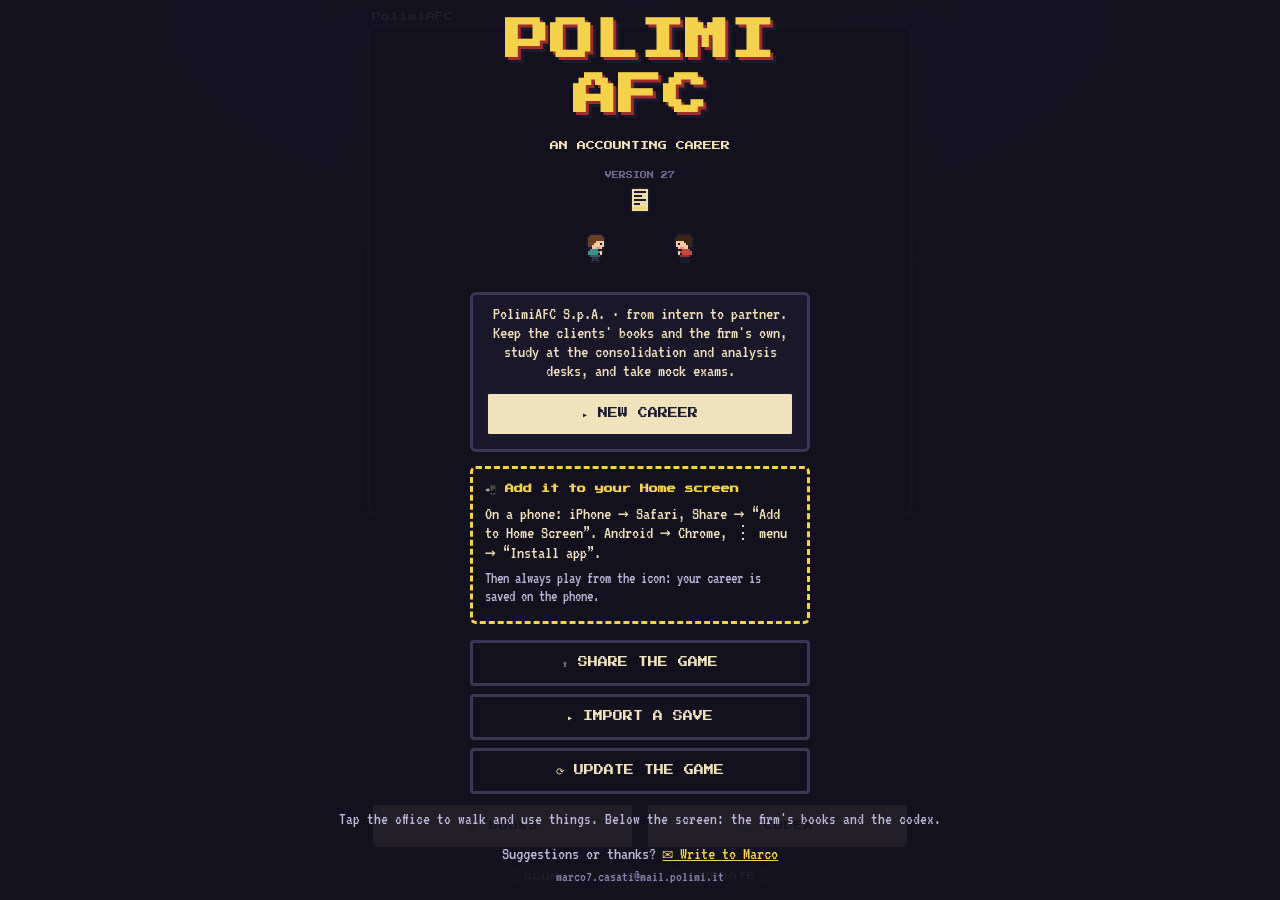
<file: quest/index.html>
<!doctype html>
<html lang="en">
<head>
<meta charset="utf-8" />
<meta name="viewport" content="width=device-width, initial-scale=1, viewport-fit=cover, user-scalable=no" />
<title>PolimiAFC</title>
<meta name="description" content="PolimiAFC: a pixel-art accounting career at PolimiAFC S.p.A., from intern to partner, with consolidation and financial analysis desks and mock exams for the AFC course." />
<link rel="manifest" href="manifest.json" />
<link rel="icon" href="icon.svg" type="image/svg+xml" />
<link rel="apple-touch-icon" href="icon-180.png" />
<meta name="theme-color" content="#1c1a2e" />
<meta name="apple-mobile-web-app-capable" content="yes" />
<meta name="mobile-web-app-capable" content="yes" />
<meta name="apple-mobile-web-app-title" content="PolimiAFC" />
<meta name="apple-mobile-web-app-status-bar-style" content="black-translucent" />
<meta name="format-detection" content="telephone=no" />
<link rel="preconnect" href="https://fonts.googleapis.com" />
<link rel="preconnect" href="https://fonts.gstatic.com" crossorigin />
<link href="https://fonts.googleapis.com/css2?family=Press+Start+2P&family=VT323&display=swap" rel="stylesheet" />
<link rel="stylesheet" href="style.css" />
</head>
<body>
<div id="console">
  <div id="hud">
    <span id="hudPlace">PolimiAFC</span>
    <span id="hudStats"></span>
  </div>
  <div id="screen">
    <canvas id="cv" width="160" height="144" aria-label="Game world"></canvas>
    <div id="dialog" class="box" hidden>
      <div id="dlgName"></div>
      <div id="dlgText"></div>
      <div id="dlgChoices"></div>
      <span id="dlgMore" aria-hidden="true">▼</span>
    </div>
    <div id="task" hidden></div>
    <div id="fade"></div>
  </div>
  <div id="pad">
    <div id="tabs">
      <button type="button" data-tab="books" aria-pressed="false">📒 BOOKS</button>
      <button type="button" data-tab="codex" aria-pressed="false">📖 CODEX</button>
    </div>
    <div class="pills">
      <button id="btnSound" class="pill">SOUND</button>
      <button id="btnMenu" class="pill">MENU</button>
      <button id="btnUpdate" class="pill" aria-label="Update the game to the latest version">⟳ UPDATE</button>
    </div>
  </div>
</div>

<div id="sheet" hidden role="dialog" aria-labelledby="sheetTitle">
  <div class="sheet-h"><span id="sheetTitle"></span><button type="button" id="sheetClose" aria-label="Close">✕</button></div>
  <div id="tabBody"></div>
</div>

<div id="overlay" hidden></div>

<script src="art.js"></script>
<script src="office-art.js"></script>
<script src="world.js"></script>
<script src="logic.js"></script>
<script src="office-data.js"></script>
<script src="office-logic.js"></script>
<script src="office-analysis.js"></script>
<script src="office-study.js"></script>
<script src="office-exam.js"></script>
<script src="office-planning.js"></script>
<script src="office-indicators.js"></script>
<script src="office-consolidation.js"></script>
<script src="office-codex.js"></script>
<script src="office-variety.js"></script>
<script src="office-ui.js"></script>
<script src="calculator.js"></script>
<script src="backup.js"></script>
<script src="game.js"></script>
</body>
</html>
</file>
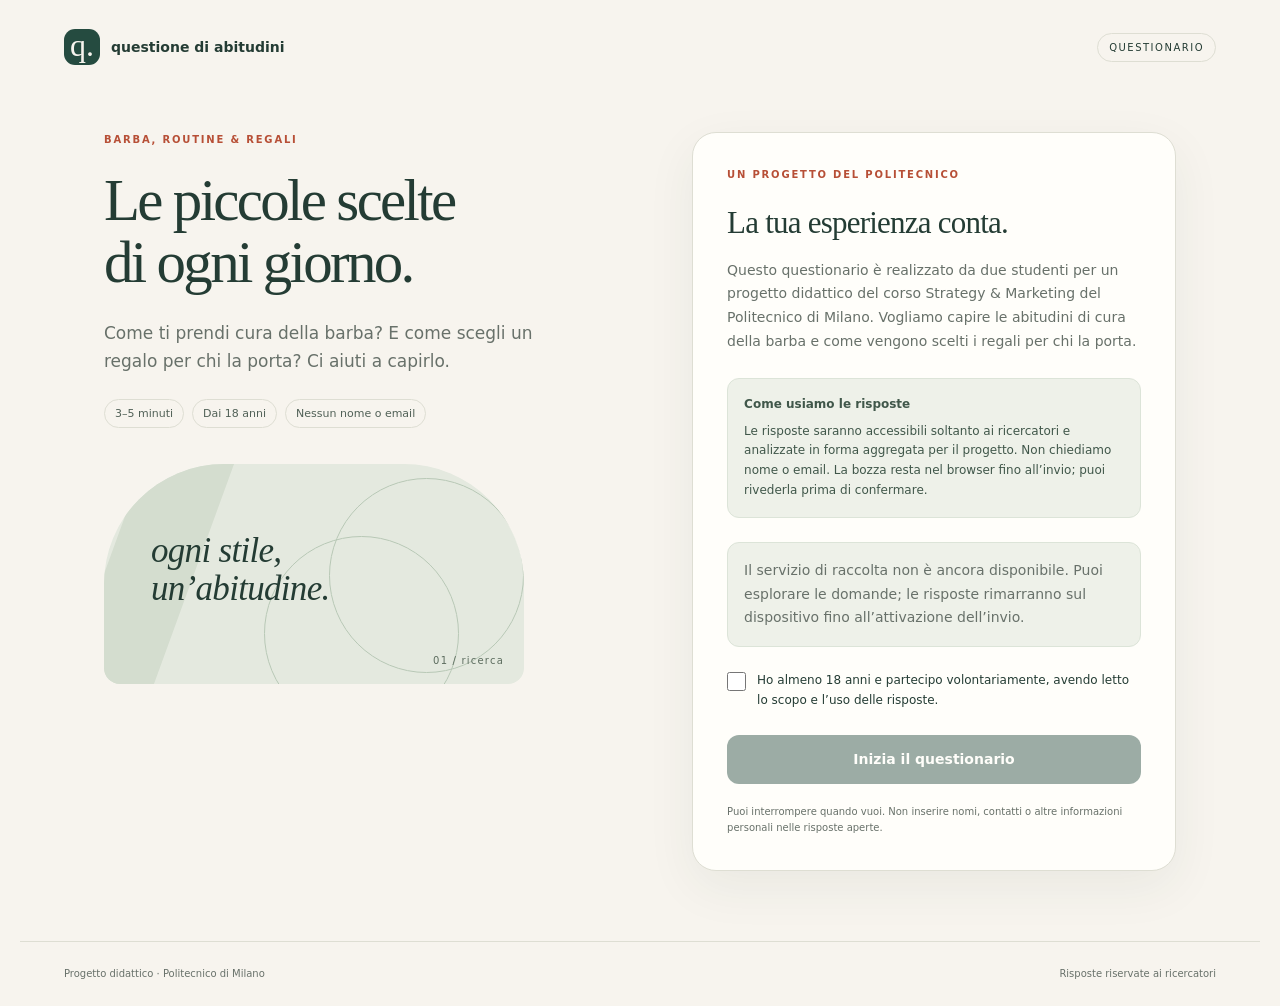
<file: questionario-barba/index.html>
<!doctype html>
<html lang="it">
<head>
  <meta charset="utf-8">
  <meta name="viewport" content="width=device-width, initial-scale=1">
  <meta name="theme-color" content="#f7f4ee">
  <meta name="description" content="Questionario realizzato da due studenti per un progetto didattico del corso Strategy & Marketing del Politecnico di Milano.">
  <meta name="robots" content="noindex, nofollow">
  <title>Questione di abitudini — Questionario barba e regali</title>
  <link rel="icon" href="data:image/svg+xml,%3Csvg%20xmlns%3D%22http%3A%2F%2Fwww.w3.org%2F2000%2Fsvg%22%20viewBox%3D%220%200%2064%2064%22%3E%3Crect%20width%3D%2264%22%20height%3D%2264%22%20rx%3D%2219%22%20fill%3D%22%23254b40%22%2F%3E%3Ctext%20x%3D%2212%22%20y%3D%2246%22%20font-family%3D%22Georgia%2Cserif%22%20font-size%3D%2248%22%20fill%3D%22%23f7f4ee%22%3Eq.%3C%2Ftext%3E%3C%2Fsvg%3E%0A" type="image/svg+xml">
  <style>
:root{color-scheme:light;--paper:#f7f4ee;--ink:#243c34;--muted:#68716a;--accent:#b74f36;--line:#deded3;--white:#fffefa;--green:#254b40;--focus:#a8422c;font-family:system-ui,-apple-system,BlinkMacSystemFont,"Segoe UI",sans-serif;font-synthesis:none}
*{box-sizing:border-box}body{margin:0;background:var(--paper);color:var(--ink);-webkit-font-smoothing:antialiased}button,input,textarea{font:inherit}button,a,input,textarea{-webkit-tap-highlight-color:transparent}button{cursor:pointer}button:disabled{cursor:not-allowed;opacity:.45}button:focus-visible,a:focus-visible,input:focus-visible,textarea:focus-visible{outline:3px solid var(--focus);outline-offset:4px}h1:focus{outline:none}a{color:inherit}.site-header{max-width:1240px;margin:auto;padding:29px 44px;display:flex;align-items:center;justify-content:space-between;gap:16px}.wordmark{text-decoration:none;font-size:14px;font-weight:650;display:flex;align-items:center;gap:11px}.mark{display:grid;place-items:center;width:36px;height:36px;border-radius:11px;background:var(--green);color:var(--paper);font:32px/1 Georgia,serif;padding-bottom:4px}.version{font-size:10px;letter-spacing:.15em;border:1px solid var(--line);padding:8px 11px;border-radius:30px;white-space:nowrap}main{min-height:calc(100svh - 180px)}.welcome{max-width:1160px;margin:38px auto 70px;padding:0 44px;display:grid;grid-template-columns:1.05fr 1fr;gap:80px;align-items:start}.eyebrow{font-size:10px;letter-spacing:.18em;font-weight:700;color:var(--accent);line-height:1.6;margin:0 0 22px}.hero-title{font:clamp(45px,4.6vw,64px)/1.06 Georgia,"Times New Roman",serif;letter-spacing:-.045em;white-space:pre-line;margin:0 0 24px}.lead{font-size:17px;line-height:1.65;color:var(--muted);margin:0 0 24px;max-width:470px}.lead.small{font-size:16px}.tags{display:flex;flex-wrap:wrap;gap:8px}.tag{padding:7px 10px;border:1px solid var(--line);border-radius:20px;font-size:11px;color:#516157}.habit-art{height:220px;position:relative;overflow:hidden;border-radius:120px 120px 16px 16px;margin-top:36px;background:#e4e9df;max-width:420px}.art-circle{position:absolute;width:195px;height:195px;border:1px solid #b8c8b6;border-radius:50%}.circle-one{left:160px;top:72px}.circle-two{left:225px;top:14px}.art-line{position:absolute;top:0;left:0;width:90px;height:100%;background:#d4ddcf;transform:skew(-20deg)}.art-word{position:absolute;left:47px;top:68px;font:italic 35px/1.08 Georgia,serif;letter-spacing:-.02em}.art-number{position:absolute;right:20px;bottom:18px;font-size:10px;letter-spacing:.12em;color:#5c6c5e}.start-card{background:var(--white);border:1px solid var(--line);border-radius:24px;padding:34px;box-shadow:0 16px 50px #233a3210}.start-card h2{font:31px/1.15 Georgia,serif;letter-spacing:-.025em;margin:0 0 18px}.start-card>p:not(.eyebrow){font-size:14px;line-height:1.7;color:var(--muted)}.pilot-note{background:#eef1e9;border:1px solid #dce4d8;border-radius:12px;padding:16px;font-size:12px;line-height:1.65;margin:24px 0;color:#40574a}.pilot-note p{margin:7px 0 0}.consent{display:flex;align-items:start;gap:11px;font-size:12px;line-height:1.65;margin:24px 0}.consent input{width:19px;height:19px;flex-shrink:0;margin:1px 0;accent-color:var(--green)}.button{display:inline-flex;align-items:center;justify-content:center;min-height:49px;border:1px solid transparent;border-radius:12px;padding:13px 21px;font-size:14px;font-weight:650;line-height:1.4;text-align:center;transition:background .15s,transform .15s}.button:active{transform:translateY(1px)}.primary{background:var(--green);color:var(--white)}.primary:hover:not(:disabled){background:#173e32}.secondary{background:transparent;border-color:var(--line);color:var(--ink)}.secondary:hover{background:#eceee6}.start-card>.button{width:100%}.text-button{border:0;background:transparent;color:var(--ink);font-size:12px;text-decoration:underline;text-underline-offset:4px;min-height:44px;padding:10px 0}.start-card>.text-button{display:block;margin:auto}.start-card .fine-print{font-size:10px!important;line-height:1.6!important;margin:20px 0 0}.site-footer{max-width:1240px;padding:24px 44px;margin:auto;display:flex;justify-content:space-between;gap:16px;color:var(--muted);font-size:10px;line-height:1.6;border-top:1px solid var(--line)}.survey-shell{max-width:700px;margin:25px auto 70px;padding:0 26px}.progress-label{display:flex;justify-content:space-between;font-size:11px;color:var(--muted);gap:12px;margin-bottom:11px}.progress{appearance:none;display:block;width:100%;height:4px;border:0;border-radius:6px;background:#e0e4db;overflow:hidden;margin-bottom:38px}.progress::-webkit-progress-bar{background:#e0e4db}.progress::-webkit-progress-value{background:var(--green);border-radius:6px}.progress::-moz-progress-bar{background:var(--green)}.question-card .eyebrow{margin-bottom:16px}.question-title{font:clamp(29px,3.2vw,40px)/1.14 Georgia,serif;letter-spacing:-.035em;margin:0 0 16px;white-space:pre-line}.question-hint{font-size:14px;line-height:1.6;color:var(--muted);margin:0 0 25px}.options{padding:0;margin:25px 0 0;border:0;display:grid;gap:10px;min-width:0}.option{display:flex;gap:14px;align-items:center;position:relative;padding:17px 19px;border:1px solid var(--line);border-radius:14px;background:var(--white);cursor:pointer;transition:border-color .15s,background .15s;min-height:61px}.option:hover{border-color:#8caa96}.option:has(input:checked){background:#e8eee3;border-color:var(--green)}.option input{margin:0;flex-shrink:0;width:19px;height:19px;accent-color:var(--green);cursor:pointer}.option-copy{display:flex;flex-direction:column;gap:4px;min-width:0}.option-name{font-size:14px;line-height:1.45;font-weight:550}.option-description{font-size:12px;line-height:1.5;color:var(--muted)}.error{color:#aa3423;font-size:13px;line-height:1.5;margin:14px 0;min-height:0}.error:empty{display:none}.question-nav{display:flex;justify-content:space-between;gap:15px;margin-top:30px;padding-top:24px;border-top:1px solid var(--line)}.save-note{font-size:10px;color:var(--muted);text-align:center;margin:22px 0 0}.text-input{width:100%;margin-top:15px;border:1px solid var(--line);border-radius:14px;background:var(--white);padding:18px;line-height:1.6;color:var(--ink);font-size:16px;resize:vertical}.counter{font-size:11px;color:var(--muted);text-align:right}.review-shell{max-width:730px;margin:35px auto 60px;padding:0 26px}.review-group{margin-top:30px}.review-group h2{font-size:11px;letter-spacing:.1em;text-transform:uppercase;color:var(--accent);margin-bottom:8px}.review-row{display:flex;justify-content:space-between;gap:25px;border-bottom:1px solid var(--line);padding:17px 0;align-items:center}.review-question{font-size:12px;line-height:1.5;color:var(--muted);margin:0 0 5px}.review-answer{font-size:14px;line-height:1.6;font-weight:550;margin:0;overflow-wrap:anywhere}.review-row .text-button{flex-shrink:0}.done-shell{max-width:600px;text-align:center;margin:55px auto 80px;padding:0 26px}.done-shell .lead{margin:20px auto 30px}.done-mark{width:65px;height:65px;border-radius:50%;display:grid;place-items:center;background:#e3ebdd;color:var(--green);font-size:28px;margin:0 auto 30px}.export-actions{display:flex;flex-direction:column;gap:12px;max-width:340px;margin:0 auto 20px}.danger{color:#9b4c38}.toast{position:fixed;left:50%;bottom:22px;transform:translate(-50%,20px);opacity:0;pointer-events:none;background:var(--ink);color:white;border-radius:12px;padding:14px 20px;font-size:13px;max-width:90vw;transition:.2s}.toast.visible{transform:translate(-50%,0);opacity:1}.sr-only{position:absolute;width:1px;height:1px;padding:0;margin:-1px;overflow:hidden;clip:rect(0,0,0,0);white-space:nowrap;border:0}.loading,.noscript{margin:50px;text-align:center}.loading{color:var(--muted)}
@media(max-width:850px){.welcome{gap:35px;padding:0 28px}.site-header{padding:24px 28px}.start-card{padding:26px}.hero-title{font-size:48px}.art-word{left:32px;font-size:31px}}
@media(max-width:640px){.site-header{padding:20px}.wordmark{font-size:12px;gap:8px}.mark{width:31px;height:31px;font-size:28px}.version{font-size:9px;padding:6px 8px}.welcome{display:block;padding:0 20px;margin:26px auto 40px}.hero-title{font-size:47px;margin-bottom:20px}.lead{font-size:16px}.intro .eyebrow{margin-bottom:16px}.habit-art{display:none}.start-card{margin-top:29px;padding:25px 23px;border-radius:19px}.start-card h2{font-size:29px}.start-card .eyebrow{margin-bottom:17px}.site-footer{padding:21px 20px;flex-direction:column;gap:5px}.survey-shell{margin:22px auto 40px;padding:0 20px}.progress{margin-bottom:29px}.question-title{font-size:32px}.option{padding:15px;min-height:58px}.option-name{font-size:14px}.question-nav .button{padding:13px 16px}.review-shell{padding:0 20px}.review-row{gap:15px}.review-answer{font-size:13px}.done-shell{margin-top:40px}.tags{gap:6px}.tag{font-size:10px;padding:6px 9px}}
@media(prefers-reduced-motion:reduce){*{scroll-behavior:auto!important;transition:none!important}}

</style>
</head>
<body>
  <header class="site-header"><a href="./index.html" class="wordmark" aria-label="Questionario, pagina iniziale"><span class="mark" aria-hidden="true">q.</span>questione di abitudini</a><span class="version">QUESTIONARIO</span></header>
  <main id="app"><p class="loading">Caricamento del questionario…</p></main>
  <noscript><p class="noscript">Per compilare questa bozza è necessario attivare JavaScript.</p></noscript>
  <footer class="site-footer"><span>Progetto didattico · Politecnico di Milano</span><span>Risposte riservate ai ricercatori</span></footer>
  <div id="toast" class="toast" role="status" aria-live="polite"></div>
<script>
(()=>{
const VERSION = 'grooming-v1';
const o = (value, label, description) => ({ value, label, description });
const money = [o('under10','Meno di 10 €'),o('10-19','10–19 €'),o('20-34','20–34 €'),o('35-49','35–49 €'),o('50-74','50–74 €'),o('75plus','75 € o più'),o('unknown','Non ricordo')];
const channels = [o('drugstore','Negozio di igiene e cura della persona','Per esempio, una catena specializzata'),o('supermarket','Supermercato o ipermercato'),o('electronics','Negozio di elettronica'),o('online','Online'),o('barber','Barbiere o parrucchiere'),o('other','Altro'),o('unknown','Non ricordo')];
const personal = a => ['personal','both'].includes(a.route);
const gift = a => ['gift','both'].includes(a.route);
const purchased = a => personal(a) && a.p_last && !['never','unknown'].includes(a.p_last);
const questions = [
  { id:'age', section:'Per iniziare', title:'Qual è la tua fascia d’età?', type:'single', options:[o('18-24','18–24 anni'),o('25-29','25–29 anni'),o('30-34','30–34 anni'),o('35-44','35–44 anni'),o('45plus','45 anni o più'),o('undisclosed','Preferisco non rispondere')] },
  { id:'route', section:'Per iniziare', title:'Quale situazione ti descrive?', hint:'Scegli il percorso che fa per te. Per i regali considera gli ultimi 12 mesi.', type:'single', options:[o('personal','Ho barba o baffi, anche corti','Rispondo sulle mie abitudini personali'),o('gift','Ho fatto un regalo per la barba','Ho acquistato prodotti o dispositivi per qualcun altro'),o('both','Entrambe le situazioni','Ho barba o baffi e ho anche fatto un regalo'),o('neither','Nessuna delle due','Non ho barba o baffi e non ho fatto questi regali')] },
  { id:'p_wash', section:'Le tue abitudini', title:'Che cosa usi abitualmente per lavare barba o baffi?', hint:'Puoi scegliere più risposte.', type:'multi', when:personal, options:[o('water','Solo acqua'),o('face','Detergente per il viso'),o('body','Sapone o bagnoschiuma'),o('shampoo','Shampoo per capelli'),o('beard','Detergente specifico per la barba'),o('other','Altro'),o('nothing','Non li lavo separatamente')], exclusive:['nothing'] },
  { id:'p_tools', section:'Le tue abitudini', title:'Che cosa usi per regolare o rifinire barba e baffi?', hint:'Puoi scegliere più risposte.', type:'multi', when:personal, options:[o('trimmer','Regolabarba'),o('manual','Rasoio manuale'),o('electric','Rasoio elettrico'),o('scissors','Forbici'),o('barber','Mi affido al barbiere'),o('other','Altro'),o('nothing','Non li regolo o rifinisco')], exclusive:['nothing'] },
  { id:'p_need', section:'Le tue abitudini', title:'Che cosa vorresti migliorare per prima?', hint:'Pensa alla tua esperienza attuale con barba o baffi.', type:'single', when:personal, options:[o('precision','Forma, lunghezza o precisione dei contorni'),o('clean','Pulizia o profumo'),o('soft','Morbidezza dei peli'),o('comfort','Comfort della pelle sotto la barba'),o('easy','Tempo o semplicità della routine'),o('nothing','Sono soddisfatto così'),o('other','Altro')] },
  { id:'p_barrier', section:'Le tue abitudini', title:'Qual è il motivo principale per cui non usi abitualmente un detergente specifico per la barba?', type:'single', when:a=>personal(a) && Array.isArray(a.p_wash) && !a.p_wash.includes('beard'), options:[o('neverthought','Non ci ho mai pensato'),o('benefit','Non mi è chiaro il beneficio'),o('enough','Mi basta quello che uso già'),o('price','Il prezzo'),o('routine','Non voglio aggiungere un prodotto alla routine'),o('experience','L’ho provato e non mi sono trovato bene'),o('other','Altro')] },
  { id:'p_last', section:'Il tuo ultimo acquisto', title:'Qual è l’ultimo acquisto che hai fatto per la tua barba?', hint:'Considera soltanto gli acquisti fatti da te negli ultimi 12 mesi.', type:'single', when:personal, options:[o('device','Un rasoio o regolabarba'),o('care','Un prodotto specifico per la cura della barba'),o('generic','Un prodotto generico che uso anche per la barba'),o('set','Un set con più prodotti o dispositivi'),o('other','Altro'),o('never','Non ho fatto acquisti in questo periodo'),o('unknown','Non ricordo')] },
  { id:'p_spend', section:'Il tuo ultimo acquisto', title:'Quanto hai speso per quell’acquisto?', hint:'Indica il totale approssimativo pagato.', type:'single', when:purchased, options:money },
  { id:'p_channel', section:'Il tuo ultimo acquisto', title:'Dove hai fatto quell’acquisto?', type:'single', when:purchased, options:channels },
  { id:'g_age', section:'Il tuo ultimo regalo', title:'Quanti anni ha la persona a cui hai fatto l’ultimo regalo per la barba?', hint:'Da qui in poi pensa sempre allo stesso regalo, acquistato negli ultimi 12 mesi.', type:'single', when:gift, options:[o('under18','Meno di 18 anni'),o('18-24','18–24 anni'),o('25-34','25–34 anni'),o('35-44','35–44 anni'),o('45-54','45–54 anni'),o('55plus','55 anni o più'),o('unknown','Non so')] },
  { id:'g_type', section:'Il tuo ultimo regalo', title:'Che cosa hai regalato?', type:'single', when:gift, options:[o('device','Un rasoio o regolabarba'),o('care','Uno o più prodotti per la cura della barba'),o('set','Un set con dispositivo e prodotti per la cura'),o('other','Altro'),o('unknown','Non ricordo')] },
  { id:'g_spend', section:'Il tuo ultimo regalo', title:'Quanto hai speso per quel regalo?', hint:'Indica il totale approssimativo pagato.', type:'single', when:gift, options:money },
  { id:'g_channel', section:'Il tuo ultimo regalo', title:'Dove hai acquistato quel regalo?', type:'single', when:gift, options:channels },
  { id:'g_reason', section:'Il tuo ultimo regalo', title:'Che cosa ha pesato di più nella scelta?', hint:'Scegli il motivo principale.', type:'single', when:gift, options:[o('request','Una richiesta del destinatario'),o('need','Un bisogno o un’abitudine che conoscevo'),o('price','Il prezzo o una promozione'),o('reviews','Recensioni o consigli ricevuti'),o('presentation','La presentazione del regalo'),o('familiar','La familiarità con il prodotto'),o('other','Altro')] },
  { id:'g_use', section:'Dopo il regalo', title:'Sai se la persona ha continuato a usare il regalo?', type:'single', when:gift, options:[o('regular','Sì, lo usa abitualmente'),o('sometimes','Sì, ma solo ogni tanto'),o('stopped','Lo ha provato e poi ha smesso'),o('unused','Non lo ha usato'),o('recent','È troppo recente per saperlo'),o('unknown','Non lo so')] },
  { id:'brands', section:'Un’ultima cosa', title:'Quali marchi di rasoi o regolabarba ti vengono in mente?', hint:'Scrivi quelli che ricordi spontaneamente, oppure salta la domanda.', type:'text', optional:true, maxLength:400, when:a=>['personal','gift','both'].includes(a.route) }
];
function activeQuestions(answers) { return questions.filter(q=>!q.when || q.when(answers)); }
function isValid(q, value) {
  if(q.optional && (value===undefined || value==='')) return true;
  if(q.type==='text') return typeof value==='string' && value.length<=q.maxLength;
  if(q.type==='single') return q.options.some(x=>x.value===value);
  if(!Array.isArray(value) || !value.length || new Set(value).size!==value.length) return false;
  if(value.some(v=>!q.options.some(x=>x.value===v))) return false;
  return !value.some(v=>(q.exclusive||[]).includes(v)) || value.length===1;
}
function pruneAnswers(answers) {
  const clean={};
  for(const q of questions) if((!q.when || q.when(clean)) && Object.hasOwn(answers,q.id) && isValid(q,answers[q.id])) clean[q.id]=answers[q.id];
  return clean;
}
function toggleChoice(q, current, value) {
  const selected=Array.isArray(current)?current:[];
  if(selected.includes(value)) return selected.filter(v=>v!==value);
  if((q.exclusive||[]).includes(value)) return [value];
  return [...selected.filter(v=>!(q.exclusive||[]).includes(v)),value];
}
function answerLabel(q,value) {
  if(q.type==='text') return value || 'Domanda saltata';
  return (Array.isArray(value)?value:[value]).map(v=>q.options.find(x=>x.value===v)?.label||'').filter(Boolean).join('; ');
}
function makeRecord(answers,source='non_indicata',mode='live') {
  const clean=pruneAnswers(answers);
  return {version:VERSION,mode:mode==='test'?'test':'live',created_at:new Date().toISOString(),source:['colleghi','universita','altro'].includes(source)?source:'non_indicata',answers:clean};
}
function toCSV(record) {
  const cell=x=>'"'+String(x??'').replaceAll('"','""')+'"';
  const rows=[['versione','modalita','data_esportazione','provenienza',...questions.map(q=>q.id)], [record.version,record.mode,record.created_at,record.source,...questions.map(q=>Object.hasOwn(record.answers,q.id)?answerLabel(q,record.answers[q.id]):'')]];
  // Prefix formula-like free text so spreadsheet software treats it as literal text.
  return '\ufeff'+rows.map(row=>row.map(x=>cell(/^[\s]*[=+@-]/.test(String(x))?'\''+x:x)).join(',')).join('\r\n');
}

const API_BASE='https://questionario-barba-raccolta.muccaugo.chatgpt.site';
const PUBLIC_URL='https://muccaugo.github.io/POLIMI/questionario-barba/';
async function getCollectionStatus(){
  const response=await fetch(API_BASE+'/api/health',{credentials:'omit',cache:'no-store',signal:AbortSignal.timeout(8000)});
  if(!response.ok)throw Error('Servizio non disponibile.');
  const body=await response.json();
  if(body.ok!==true||body.version!=='grooming-v1'||typeof body.is_open!=='boolean')throw Error('Configurazione non disponibile.');
  return body;
}
async function sendAnswers(record,{fetchImpl=fetch,timeoutMs=20000}={}){
  const controller=new AbortController(),timer=setTimeout(()=>controller.abort(),timeoutMs);
  async function post(path,body){
    let response;
    try{response=await fetchImpl(API_BASE+path,{method:'POST',credentials:'omit',headers:{'Content-Type':'application/json'},body:JSON.stringify(body),signal:controller.signal});}
    catch{throw Error('Invio non confermato. Le risposte restano salvate qui: controlla la connessione e riprova.');}
    let data;try{data=await response.json();}catch{throw Error('Il servizio non ha confermato l’invio. Riprova tra poco.');}
    if(!response.ok)throw Error(data.error||'Invio non riuscito. Riprova tra poco.');
    return data;
  }
  try{
    const session=await post('/api/session',{mode:record.mode,website:''});
    if(typeof session.token!=='string')throw Error('Sessione non disponibile. Riprova tra poco.');
    const result=await post('/api/responses',{...record,website:'',token:session.token});
    if(result.receipt!==record.id||result.mode!==record.mode||typeof result.received_at!=='string')throw Error('Il servizio non ha confermato correttamente l’invio. Riprova.');
    return result;
  }finally{clearTimeout(timer);}
}

const app=document.querySelector('#app');
const params=new URLSearchParams(location.search);
const mode=params.get('prova')==='1'?'test':'live';
const KEY='questionario-barba-v1-'+mode;
const source=['colleghi','universita','altro'].includes(params.get('source'))?params.get('source'):'non_indicata';
let answers={},started=false,index=0,view='welcome',storageWorks=true,beganAt=0,submissionId='',receipt=null,submitting=false,submitError='';
let serviceStatus=location.protocol==='file:'?'local':'checking',collectionOpen=false;
let draft;
try { draft=JSON.parse(localStorage.getItem(KEY)||'null'); if(draft?.version===VERSION) { answers=pruneAnswers(draft.answers||{}); started=Boolean(draft.started); beganAt=Number(draft.beganAt)||0; submissionId=typeof draft.submissionId==='string'?draft.submissionId:''; receipt=draft.receipt?.receipt===submissionId?draft.receipt:null; if(receipt)view='done'; } } catch { storageWorks=false; }
const el=(tag,cls,text)=>{const n=document.createElement(tag);if(cls)n.className=cls;if(text!==undefined)n.textContent=text;return n;};
const button=(text,fn,cls='button primary')=>{const b=el('button',cls,text);b.type='button';b.addEventListener('click',fn);return b;};
function save() { try{localStorage.setItem(KEY,JSON.stringify({version:VERSION,started,answers,beganAt,submissionId,receipt}));}catch{storageWorks=false;} }
function notify(text){const t=document.querySelector('#toast');t.textContent=text;t.classList.add('visible');clearTimeout(notify.timer);notify.timer=setTimeout(()=>t.classList.remove('visible'),3500);}
function focusTitle(){const h=app.querySelector('h1');if(h){h.tabIndex=-1;h.focus({preventScroll:true});}window.scrollTo({top:0,behavior:'instant'});}
function reset(){answers={};started=false;index=0;view='welcome';beganAt=0;submissionId='';receipt=null;submitError='';save();render();focusTitle();}
function begin(resume=false){if(!beganAt)beganAt=Date.now();if(!submissionId)submissionId=crypto.randomUUID();started=true;view='question';const qs=activeQuestions(answers);index=resume?Math.max(0,qs.findIndex(q=>!isValid(q,answers[q.id]))):0;if(resume&&qs.every(q=>isValid(q,answers[q.id])))view=answers.route==='neither'?'ineligible':'review';save();render();focusTitle();}
function eyebrow(text){return el('p','eyebrow',text);}
function welcome(){
  const wrap=el('section','welcome');
  const intro=el('div','intro');intro.append(eyebrow('BARBA, ROUTINE & REGALI'),el('h1','hero-title','Le piccole scelte\ndi ogni giorno.'),el('p','lead','Come ti prendi cura della barba? E come scegli un regalo per chi la porta? Ci aiuti a capirlo.'));
  const tags=el('div','tags');['3–5 minuti','Dai 18 anni','Nessun nome o email'].forEach(t=>tags.append(el('span','tag',t)));intro.append(tags);
  const art=el('div','habit-art');art.setAttribute('aria-hidden','true');art.innerHTML='<div class="art-circle circle-one"></div><div class="art-circle circle-two"></div><div class="art-line"></div><span class="art-word">ogni stile,<br>un’abitudine.</span><span class="art-number">01 / ricerca</span>';intro.append(art);
  const card=el('div','start-card');card.append(eyebrow('UN PROGETTO DEL POLITECNICO'),el('h2','','La tua esperienza conta.'),el('p','','Questo questionario è realizzato da due studenti per un progetto didattico del corso Strategy & Marketing del Politecnico di Milano. Vogliamo capire le abitudini di cura della barba e come vengono scelti i regali per chi la porta.'));
  const note=el('div','pilot-note');note.append(el('strong','',mode==='test'?'Modalità prova: invii separati dalla ricerca.':'Come usiamo le risposte'),el('p','','Le risposte saranno accessibili soltanto ai ricercatori e analizzate in forma aggregata per il progetto. Non chiediamo nome o email. La bozza resta nel browser fino all’invio; puoi rivederla prima di confermare.'));card.append(note);
  if(serviceStatus==='unavailable')card.append(el('p','pilot-note','Il servizio di raccolta non è ancora disponibile. Puoi esplorare le domande; le risposte rimarranno sul dispositivo fino all’attivazione dell’invio.'));
  if(serviceStatus==='ready'&&!collectionOpen&&mode==='live'){card.append(el('p','pilot-note','La raccolta è in pausa mentre rivediamo le domande. Puoi esplorare il questionario; l’invio effettivo sarà disponibile quando verrà aperta.'));const a=el('a','text-button','Apri in modalità prova');a.href=PUBLIC_URL+'?prova=1';card.append(a);}
  const consent=el('label','consent');const input=el('input');input.type='checkbox';input.id='adult';consent.append(input,el('span','','Ho almeno 18 anni e partecipo volontariamente, avendo letto lo scopo e l’uso delle risposte.'));card.append(consent);
  const start=button(started?'Riprendi il questionario':'Inizia il questionario',()=>begin(started));start.disabled=true;input.addEventListener('change',()=>start.disabled=!input.checked);card.append(start);
  if(started)card.append(button('Cancella la bozza e ricomincia',reset,'text-button'));
  card.append(el('p','fine-print','Puoi interrompere quando vuoi. Non inserire nomi, contatti o altre informazioni personali nelle risposte aperte.'));
  wrap.append(intro,card);app.append(wrap);
}
function question(){
  const qs=activeQuestions(answers);index=Math.min(index,qs.length-1);const q=qs[index];
  const shell=el('section','survey-shell');
  const topline=el('div','progress-label');topline.append(el('span','',q.section),el('span','',`${index+1} / ${qs.length}`));
  const progress=el('progress','progress');progress.max=qs.length;progress.value=index;progress.setAttribute('aria-label','Avanzamento del questionario');shell.append(topline,progress);
  const card=el('div','question-card');card.append(eyebrow(q.optional?'FACOLTATIVA':q.type==='multi'?'PIÙ RISPOSTE POSSIBILI':'UNA RISPOSTA'));
  const heading=el('h1','question-title',q.title);heading.id='question-title';card.append(heading);
  if(q.hint)card.append(el('p','question-hint',q.hint));
  const error=el('p','error');error.id='answer-error';error.setAttribute('role','alert');
  if(q.type==='text'){
    const label=el('label','sr-only','Marchi che ricordi');label.htmlFor='brand-answer';
    const input=el('textarea','text-input');input.id='brand-answer';input.rows=4;input.maxLength=q.maxLength;input.value=answers[q.id]||'';input.placeholder='Scrivi qui, se vuoi…';input.setAttribute('aria-describedby','answer-error');
    const count=el('p','counter',`${input.value.length} / ${q.maxLength}`);
    input.addEventListener('input',()=>{answers[q.id]=input.value;count.textContent=`${input.value.length} / ${q.maxLength}`;save();});card.append(label,input,count);
  }else{
    const field=el('fieldset','options');field.setAttribute('aria-labelledby','question-title');field.setAttribute('aria-describedby','answer-error');
    for(const option of q.options){
      const label=el('label','option');const input=el('input');input.type=q.type==='multi'?'checkbox':'radio';input.name=q.id;input.value=option.value;input.checked=q.type==='multi'?(answers[q.id]||[]).includes(option.value):answers[q.id]===option.value;
      const copy=el('span','option-copy');copy.append(el('span','option-name',option.label));if(option.description)copy.append(el('span','option-description',option.description));
      label.append(input,copy);input.addEventListener('change',()=>{
        answers[q.id]=q.type==='multi'?toggleChoice(q,answers[q.id],option.value):option.value;
        answers=pruneAnswers(answers);save();error.textContent='';
        for(const item of field.querySelectorAll('input'))item.checked=q.type==='multi'?(answers[q.id]||[]).includes(item.value):answers[q.id]===item.value;
      });field.append(label);
    }card.append(field);
  }
  card.append(error);
  const nav=el('div','question-nav');nav.append(button('← Indietro',()=>{if(index>0)index--;else view='welcome';render();focusTitle();},'button secondary'));
  const next=button(q.optional && !answers[q.id]?'Salta e rivedi':'Continua →',()=>{
    if(!isValid(q,answers[q.id])){error.textContent=q.type==='multi'?'Scegli almeno una risposta per continuare.':'Scegli una risposta per continuare.';return;}
    if(q.optional && !answers[q.id])answers[q.id]='';
    save();const current=activeQuestions(answers);if(index===current.length-1)view=answers.route==='neither'?'ineligible':'review';else index++;render();focusTitle();
  });nav.append(next);card.append(nav);shell.append(card,el('p','save-note',storageWorks?'La bozza resta in questo browser fino alla conferma dell’invio.':'Il browser non consente il salvataggio: mantieni aperta questa pagina.'));app.append(shell);
}
function review(){
  const shell=el('section','review-shell');shell.append(eyebrow('PRIMA DI CONCLUDERE'),el('h1','question-title','Ti ritrovi in queste risposte?'),el('p','lead small','Puoi correggerle prima di confermare l’invio.'));
  for(const section of [...new Set(activeQuestions(answers).map(q=>q.section))]){
    const group=el('section','review-group');group.append(el('h2','',section));
    for(const q of activeQuestions(answers).filter(q=>q.section===section)){
      const row=el('div','review-row');const copy=el('div');copy.append(el('p','review-question',q.title),el('p','review-answer',answerLabel(q,answers[q.id])));
      const edit=button('Modifica',()=>{index=activeQuestions(answers).findIndex(x=>x.id===q.id);view='question';render();focusTitle();},'text-button');edit.setAttribute('aria-label',`Modifica: ${q.title}`);row.append(copy,edit);group.append(row);
    }shell.append(group);
  }
  const note=el('p','pilot-note',mode==='test'?'Questo invio sarà registrato come prova e tenuto separato dalla ricerca.':'Confermando, invii le risposte ai ricercatori per il progetto didattico del Politecnico di Milano.');shell.append(note);if(submitError){const error=el('p','error',submitError);error.setAttribute('role','alert');shell.append(error);}if(serviceStatus==='checking')shell.append(el('p','pilot-note','Verifica del servizio di raccolta…'));if(serviceStatus==='unavailable')shell.append(el('p','pilot-note','Il servizio di raccolta non è disponibile. Le risposte restano su questo dispositivo: verifica di nuovo tra poco.'));if(serviceStatus==='ready'&&!collectionOpen&&mode==='live')shell.append(el('p','pilot-note','La raccolta è in pausa. Le tue risposte restano salvate qui.'));const submit=button(submitting?'Invio in corso…':submitError?'Riprova l’invio':mode==='test'?'Invia risposta di prova':'Invia le risposte',submitAnswers);submit.disabled=submitting||serviceStatus==='checking'||serviceStatus==='unavailable'||(serviceStatus==='ready'&&!collectionOpen&&mode==='live');shell.append(submit);if(serviceStatus!=='local')shell.append(button('Verifica disponibilità',checkService,'text-button'));app.append(shell);
}
function download(content,type,ext){const blob=new Blob([content],{type});const url=URL.createObjectURL(blob);const a=el('a');a.href=url;a.download=`questionario-barba-${new Date().toISOString().slice(0,10)}.${ext}`;document.body.append(a);a.click();a.remove();setTimeout(()=>URL.revokeObjectURL(url),1000);}
async function submitAnswers(){
  if(submitting||receipt)return;
  if(location.protocol==='file:'){submitError='Per inviare le risposte apri la versione online del questionario.';render();const a=el('a','button primary','Apri il questionario online');a.href=PUBLIC_URL+(mode==='test'?'?prova=1':'');app.append(a);return;}
  submitting=true;submitError='';render();
  const record={id:submissionId,version:VERSION,mode,source,elapsed_ms:Math.min(604800000,Math.max(0,Date.now()-beganAt)),answers:pruneAnswers(answers)};
  try{receipt=await sendAnswers(record);view='done';save();}catch(e){submitError=e.message||'Invio non riuscito. Riprova.';save();}finally{submitting=false;render();focusTitle();}
}
function done(ineligible=false){
  const shell=el('section','done-shell');shell.append(el('div','done-mark',ineligible?'↗':'✓'),eyebrow(ineligible?'GRAZIE DEL TUO TEMPO':mode==='test'?'PROVA REGISTRATA':'RISPOSTE REGISTRATE'),el('h1','question-title',ineligible?'Per ora ci fermiamo qui.':'Grazie, ci hai dato\nun punto di vista.'),el('p','lead small',ineligible?'Questa prima versione approfondisce l’esperienza di chi ha barba o baffi e di chi ha fatto regali per la barba negli ultimi 12 mesi.':mode==='test'?'L’invio di prova è stato ricevuto e resterà separato dai dati della ricerca.':'Le tue risposte sono state ricevute dai ricercatori. Grazie per il contributo al progetto del Politecnico di Milano.'));
  if(!ineligible&&receipt){shell.append(el('p','receipt','Ricevuta: '+receipt.receipt));const actions=el('div','export-actions');actions.append(button('Scarica le risposte · CSV',()=>download(toCSV({...makeRecord(answers,source,mode),receipt:receipt?.receipt}),'text/csv;charset=utf-8','csv')),button('Scarica JSON',()=>download(JSON.stringify({...makeRecord(answers,source,mode),receipt:receipt?.receipt},null,2),'application/json','json'),'button secondary'));shell.append(actions);}
  shell.append(button('Cancella la copia su questo dispositivo',reset,'text-button danger'));if(receipt)shell.append(el('p','fine-print','Cancellare questa copia non elimina la risposta già inviata ai ricercatori.'));app.append(shell);
}
function render(){app.replaceChildren();if(view==='welcome')welcome();else if(view==='question')question();else if(view==='review')review();else done(view==='ineligible');}
render();

const footer=document.querySelector('.site-footer span:last-child');if(footer)footer.textContent=mode==='test'?'Modalità prova · invii separati':'Risposte riservate ai ricercatori';
const versionBadge=document.querySelector('.version');if(versionBadge)versionBadge.textContent=mode==='test'?'PROVA':'QUESTIONARIO';

const homeLink=document.querySelector('.wordmark');if(homeLink)homeLink.href='./index.html'+location.search;

async function checkService(){try{const status=await getCollectionStatus();serviceStatus='ready';collectionOpen=status.is_open;}catch{serviceStatus='unavailable';}if(view==='welcome'||view==='review')render();}
if(serviceStatus!=='local')void checkService();

})();
</script>
</body>
</html>
</file>
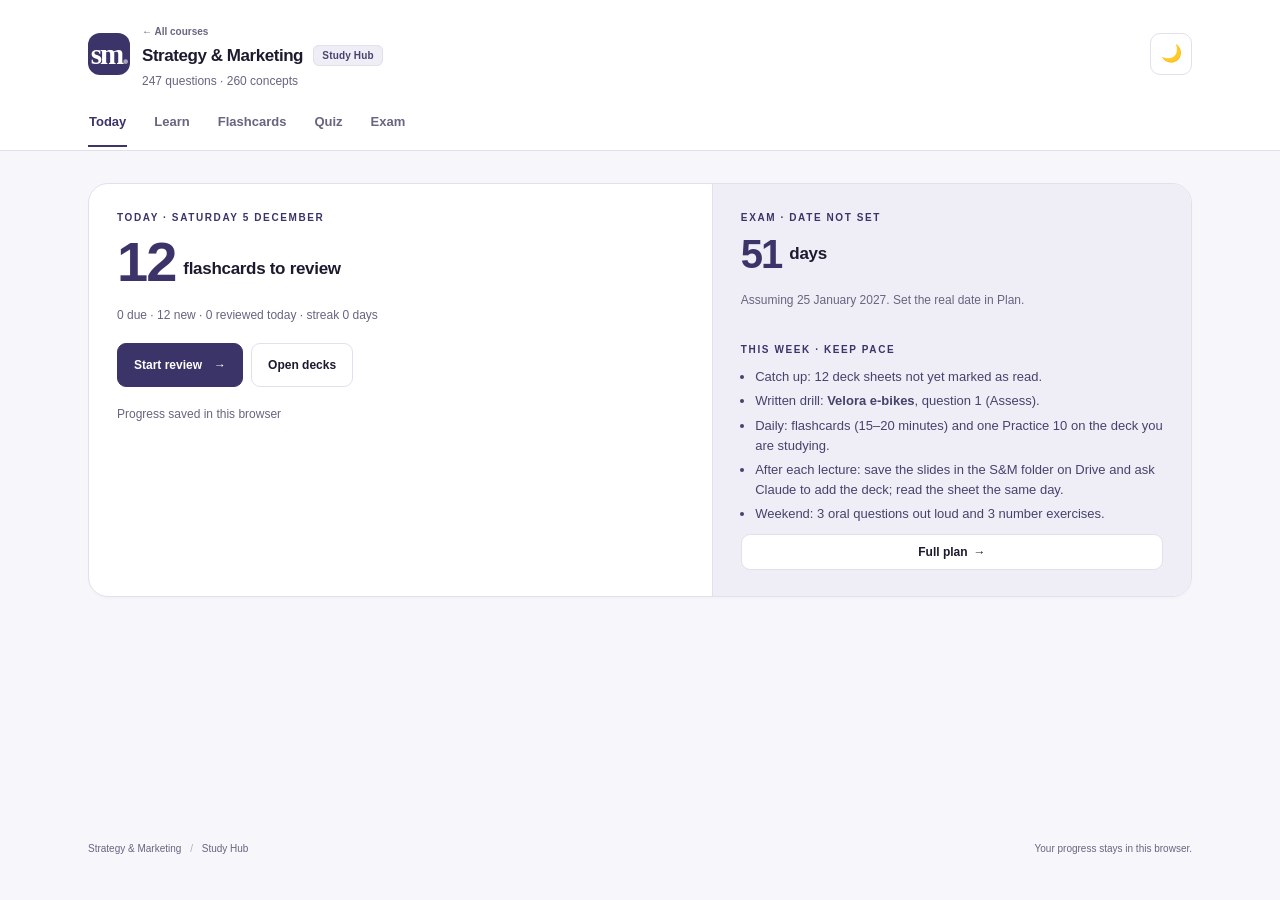
<file: sm/index.html>
<!doctype html>
<html lang="en">
<head>
<meta charset="utf-8" />
<meta name="viewport" content="width=device-width, initial-scale=1, viewport-fit=cover" />
<title>Strategy &amp; Marketing Study Hub</title>
<meta name="description" content="Strategy and Marketing study hub: deck sheets, spaced-repetition flashcards, concept cards, quizzes, case-based written drills, oral questions, number exercises and a study plan." />
<link rel="manifest" href="manifest.json" />
<link rel="icon" href="icon.svg" type="image/svg+xml" />
<link rel="apple-touch-icon" href="icon.svg" />
<meta name="theme-color" content="#3b3468" />
<meta name="apple-mobile-web-app-capable" content="yes" />
<script>(function(){try{var t=localStorage.getItem('polimi_theme');if(!t){t=(window.matchMedia&&window.matchMedia('(prefers-color-scheme: dark)').matches)?'dark':'light';}document.documentElement.setAttribute('data-theme',t);}catch(e){}})();</script>
<link rel="stylesheet" href="styles.css" />
</head>
<body>
<a class="skip-link" href="#mainContent">Skip to content</a>
<header>
  <div class="header-inner">
    <div class="topbar">
      <div class="brand">
        <span class="brand-mark" aria-hidden="true">sm<span>.</span></span>
        <div>
          <a class="backlink" href="../index.html">← All courses</a>
          <h1>Strategy &amp; Marketing <span class="badge" id="versionBadge">Study Hub</span></h1>
          <div class="small" id="count"></div>
        </div>
      </div>
      <div class="topbar-actions">
        <button class="theme-toggle" id="themeToggle" title="Toggle dark mode" aria-label="Toggle dark mode">🌙</button>
      </div>
    </div>
    <nav class="nav" id="mainNav" aria-label="Sections">
      <button id="homeBtn" data-section="home" class="active" aria-current="page">Today</button>
      <button id="decksBtn" data-section="decks">Learn</button>
      <button id="flashBtn" data-section="flashcards">Flashcards</button>
      <button id="quizBtn" data-section="practice">Quiz</button>
      <button id="drillsBtn" data-section="drills">Exam</button>
    </nav>
    <div class="progress-wrap"><div class="progress" id="progress"></div></div>
  </div>
</header>

<main id="mainContent" tabindex="-1">
  <section id="home" class="app-section">
    <div id="todayPanel" class="sx-host" aria-live="polite"></div>
  </section>

  <section id="practice" class="app-section hidden">
    <nav class="subnav" aria-label="Quiz"><button class="active" aria-current="page" data-section="practice">Quiz</button><button data-section="mistakes">Mistakes</button></nav>
    <div class="card">
      <div class="eyebrow">Multiple choice</div>
      <h2>Quiz</h2>
      <p class="small">Quick checks with an explanation for every option. Good for spotting traps; the written exam still needs the cases in Exam.</p>
      <div class="quiz-modes">
        <div class="quiz-mode featured"><div><strong>Practice 10</strong><p class="small">Ten questions, feedback after each answer. One deck or all of them.</p></div><button class="primary" id="practiceBtn" data-mode="practice10">Start</button></div>
        <div class="quiz-mode"><div><strong>Exam test</strong><p class="small">Ten mixed questions; score and explanations at the end.</p></div><button class="ghost" id="examBtn" data-mode="exam">Start</button></div>
        <div class="quiz-mode"><div><strong>Whole bank</strong><p class="small">Every question in order, at your pace. It picks up where you stopped.</p></div><button class="ghost" id="continueBtn" data-mode="full">Start</button></div>
      </div>
      <h3 class="quiz-stats-title">Your results</h3>
      <div class="stats-row" id="homeStats"></div>
    </div>
  </section>

  <section id="studyMap" class="app-section hidden">
    <nav class="subnav" aria-label="Learn"><button data-section="decks">Decks</button><button data-section="concepts">Concepts</button><button class="active" aria-current="page" data-section="studyMap">Things to remember</button></nav>
    <div class="card">
      <div class="study-map-intro">
        <div>
          <div class="eyebrow">Things to remember</div>
          <h2>Your study map</h2>
          <p class="small">Read each chapter from top to bottom: 10 points for Introduction, 10 for The Concept of Strategy and 8 for External Analysis. Every point explains what you need to remember and opens the related concept cards.</p>
        </div>
        <div class="map-legend" aria-label="Lesson status">
          <span><i class="map-dot covered" aria-hidden="true"></i> Covered</span>
          <span><i class="map-dot next" aria-hidden="true"></i> Next</span>
        </div>
      </div>
      <div id="studyMapGrid" class="study-map"></div>
    </div>
  </section>

  <section id="concepts" class="app-section hidden">
    <nav class="subnav" aria-label="Learn"><button data-section="decks">Decks</button><button class="active" aria-current="page" data-section="concepts">Concepts</button><button data-section="studyMap">Things to remember</button></nav>
    <div class="card">
      <h2>Concepts</h2>
      <p class="small">Pick a topic, or search across all of them. Each card gives the meaning; open it for how it works and the exam trap.</p>
      <div class="pillrow" id="conceptPills"></div>
      <p class="topic-note hidden" id="conceptTopicNote" role="status" aria-live="polite"></p>
      <input class="searchbox" id="conceptSearch" placeholder="Search concepts..." aria-label="Search concepts" />
      <p class="small result-count" id="conceptResultCount" role="status" aria-live="polite"></p>
      <div class="empty-state hidden" id="conceptEmpty"><h3>No matching concepts</h3><p>Try a different search or browse all areas.</p><button class="ghost" data-reset-concepts>Clear filters</button></div>
      <div class="topic-grid topic-picker" id="conceptTopics"></div>
      <div class="topic-grid concepts-grid" id="conceptsGrid"></div>
      <details class="callout warn traps">
        <summary><strong>High-frequency traps</strong> <span class="small">· decks 0–2</span></summary>
        <div class="topic-grid">
          <div class="topic"><div class="kicker">Trap</div><strong>Percentages need a valuation</strong><p>A stake falling from 40% to 20% can be worth far more if the company grew from €10m to €60m. Never read dilution without the valuation behind it.</p></div>
          <div class="topic"><div class="kicker">Trap</div><strong>Post-money, not pre-money</strong><p>An investor's share is the investment divided by the post-money valuation, which already includes the cash injected.</p></div>
          <div class="topic"><div class="kicker">Trap</div><strong>Primary ≠ secondary IPO</strong><p>In a primary the cash goes to the company; in a secondary it goes to the selling shareholders.</p></div>
          <div class="topic"><div class="kicker">Trap</div><strong>SV = EV − debt + cash</strong><p>Cash reduces net debt, so it raises shareholder value. Dropping the cash term is the usual slip.</p></div>
          <div class="topic"><div class="kicker">Trap</div><strong>Hostile refers to the board</strong><p>A takeover is hostile when the target's board opposes it, whatever the price offered.</p></div>
          <div class="topic"><div class="kicker">Trap</div><strong>Unlimited ≠ unregulated</strong><p>Unlimited companies lack limited liability but are exempted from filing accounts for public disclosure.</p></div>
          <div class="topic"><div class="kicker">Trap</div><strong>One-tier still supervises</strong><p>A single board is not an absence of supervision: non-executives outnumber executives and some act as supervisors.</p></div>
          <div class="topic"><div class="kicker">Trap</div><strong>Stakeholder view adds, not replaces</strong><p>The argument is that shareholder value alone is insufficient over the long term, not that it should be abandoned.</p></div>
          <div class="topic"><div class="kicker">Trap</div><strong>Deliberate ≠ intended</strong><p>Deliberate strategy is only the part of the intended strategy actually carried out; the rest is unrealized. Realized strategy = deliberate + emergent.</p></div>
          <div class="topic"><div class="kicker">Trap</div><strong>Corporate picks, business plays</strong><p>Which industries to be in is corporate strategy; how to compete inside one is business strategy. Both use the word competition.</p></div>
          <div class="topic"><div class="kicker">Trap</div><strong>Threats are never weaknesses</strong><p>Strengths and weaknesses are internal by definition. A new entrant is a threat however badly it hurts.</p></div>
          <div class="topic"><div class="kicker">Trap</div><strong>Key success factor ≠ strength</strong><p>What the industry demands is a key success factor; what the firm owns is a resource. External and internal analysis, not the same list.</p></div>
          <div class="topic"><div class="kicker">Trap</div><strong>Purpose is not a nicer mission</strong><p>Mission says what the company does, vision what it wants to become, purpose why it exists at all.</p></div>
          <div class="topic"><div class="kicker">Trap</div><strong>Strategic needs all three</strong><p>Long term effects, non-reversible effects and large resources. Non-reversible is the one people drop.</p></div>
          <div class="topic"><div class="kicker">Trap</div><strong>Tactics are not small strategy</strong><p>They implement a strategy within resources it has already allotted. Strategy wins the war, tactics the single battle.</p></div>
          <div class="topic"><div class="kicker">Trap</div><strong>Strategy sits below politics</strong><p>Politics derives the purpose, strategy works out how to reach it with the means available, tactics are the movements in battle.</p></div>
          <div class="topic"><div class="kicker">Trap</div><strong>Vision has two definitions here</strong><p>General: the company's own future dream. Business-strategy process: industry foresight, how the business area will evolve — which competitors could share. Check which level the question is on.</p></div>
          <div class="topic"><div class="kicker">Trap</div><strong>External analysis is not about you</strong><p>Its standpoint is the average generic player in the business area. Opportunities and threats are industry-wise, not firm-wise.</p></div>
          <div class="topic"><div class="kicker">Trap</div><strong>Realistic ≠ easy</strong><p>The R in SMART asks for challenging but attainable. Too easy demotivates exactly as impossible does.</p></div>
          <div class="topic"><div class="kicker">Trap</div><strong>A strong force is bad news</strong><p>Attractiveness is inversely proportional to competition. High buyer power, high rivalry, low barriers: all lower the average profitability of the arena.</p></div>
          <div class="topic"><div class="kicker">Trap</div><strong>Exit ≠ entry barriers</strong><p>High entry barriers make the arena more profitable for insiders; high exit barriers make it less profitable, because unprofitable capacity stays in.</p></div>
          <div class="topic"><div class="kicker">Trap</div><strong>Substitute ≠ cheaper rival</strong><p>A substitute comes from another industry and performs the same function. A rival undercutting you is direct competition.</p></div>
          <div class="topic"><div class="kicker">Trap</div><strong>Complement ≠ substitute</strong><p>Both sit outside the industry. A complement raises demand for your product; a substitute caps the price you can charge.</p></div>
          <div class="topic"><div class="kicker">Trap</div><strong>Buyer and supplier power are dual</strong><p>High differentiation and high switching costs raise supplier power and lower buyer power. The same variable, opposite directions.</p></div>
          <div class="topic"><div class="kicker">Trap</div><strong>Revenue share ≠ profit share</strong><p>In the profit pool the widest bars are often the flattest: auto manufacturing is huge and thin, leasing is small and rich.</p></div>
        </div>
      </details>
    </div>
  </section>

  <section id="testSection" class="app-section hidden">
    <section class="card" id="setup">
      <h2 id="testTitle">Test</h2>
      <p class="small" id="setupDesc">Choose a test mode.</p>
      <div class="controls">
        <div id="categoryWrap">
          <label class="small" for="category">Area</label>
          <select id="category"></select>
        </div>
        <div id="startWrap">
          <label class="small" for="startFrom">Start from question</label>
          <input id="startFrom" type="number" min="1" value="1" />
        </div>
        <div id="orderWrap">
          <label class="small" for="orderMode">Order</label>
          <select id="orderMode">
            <option value="ordered">Original order</option>
            <option value="shuffle">Shuffle</option>
          </select>
        </div>
      </div>
      <button class="primary" id="startBtn">Start</button>
    </section>
    <section class="card hidden" id="quiz"></section>
    <section class="card hidden" id="summary"></section>
  </section>

  <section id="mistakes" class="app-section hidden">
    <nav class="subnav" aria-label="Quiz"><button data-section="practice">Quiz</button><button class="active" aria-current="page" data-section="mistakes">Mistakes</button></nav>
    <div class="card">
      <h2>Mistakes</h2>
      <p class="small">Wrong answers are saved in this browser.</p>
      <div id="mistakeList"></div>
      <button class="ghost" id="clearMistakesBtn">Reset mistakes</button>
    </div>
  </section>

  <section id="decks" class="app-section hidden">
    <nav class="subnav" aria-label="Learn"><button class="active" aria-current="page" data-section="decks">Decks</button><button data-section="concepts">Concepts</button><button data-section="studyMap">Things to remember</button></nav>
    <div id="decksView" class="sx-host"></div>
  </section>
  <section id="flashcards" class="app-section hidden"><div id="flashView" class="sx-host"></div></section>
  <section id="drills" class="app-section hidden"><div id="drillsView" class="sx-host"></div></section>
  <section id="plan" class="app-section hidden"><div id="planView" class="sx-host"></div></section>
</main>
<footer class="site-footer"><span>Strategy &amp; Marketing <span aria-hidden="true">/</span> Study Hub</span><span>Your progress stays in this browser.</span></footer>

<script src="data.js"></script>
<script src="content.js"></script>
<script src="app.js"></script>
<script src="study.js"></script>
</body>
</html>
</file>
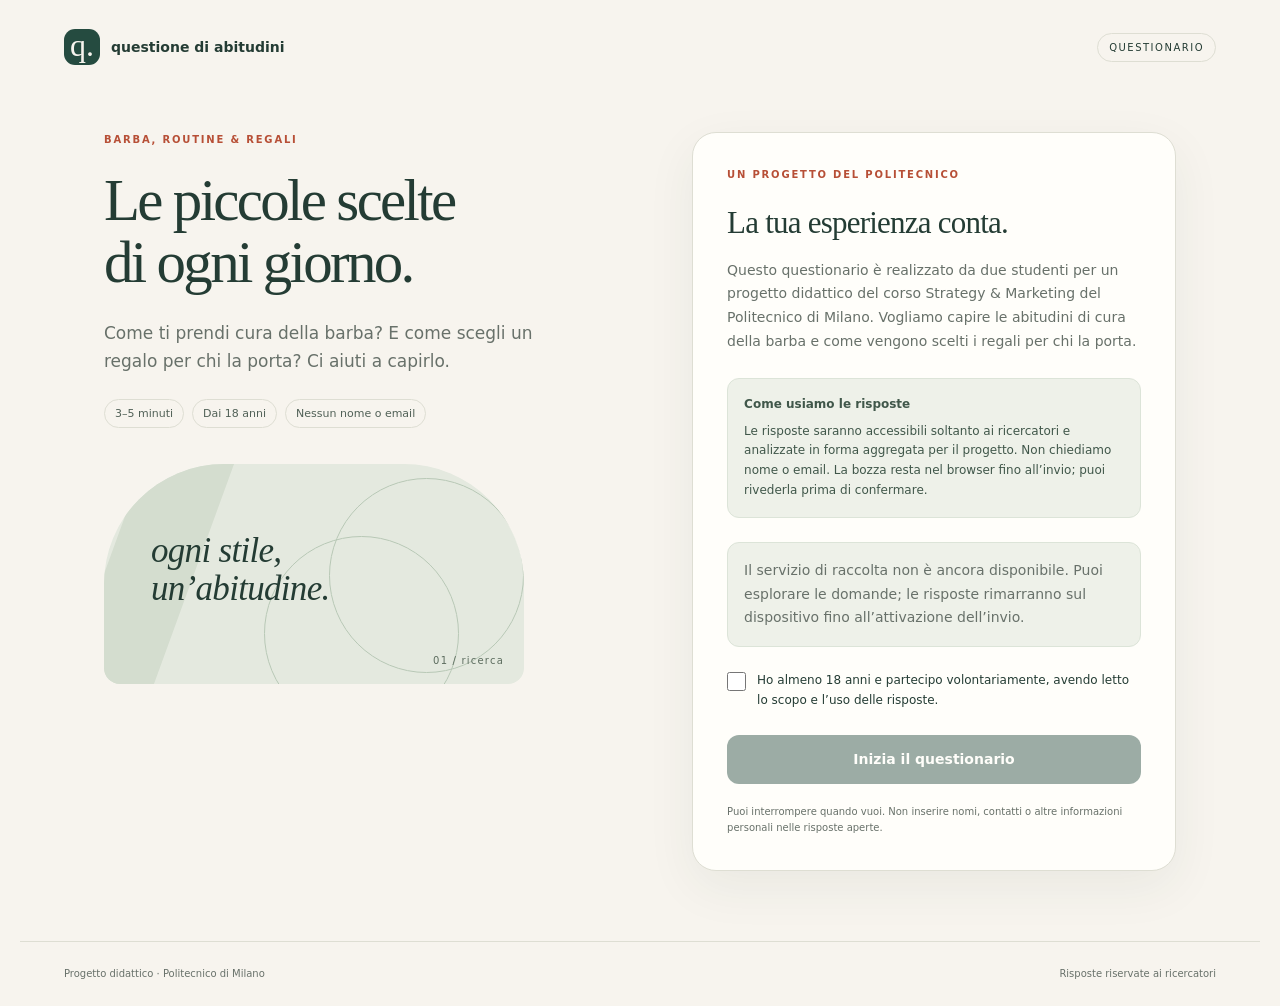
<file: questionario-barba/index.template.html>
<!doctype html>
<html lang="it">
<head>
  <meta charset="utf-8">
  <meta name="viewport" content="width=device-width, initial-scale=1">
  <meta name="theme-color" content="#f7f4ee">
  <meta name="description" content="Questionario realizzato da due studenti per un progetto didattico del corso Strategy & Marketing del Politecnico di Milano.">
  <meta name="robots" content="noindex, nofollow">
  <title>Questione di abitudini — Questionario barba e regali</title>
  <link rel="icon" href="./icon.svg" type="image/svg+xml">
  <link rel="stylesheet" href="./styles.css">
  <script type="module" src="./app.js"></script>
</head>
<body>
  <header class="site-header"><a href="./" class="wordmark" aria-label="Questionario, pagina iniziale"><span class="mark" aria-hidden="true">q.</span>questione di abitudini</a><span class="version">QUESTIONARIO</span></header>
  <main id="app"><p class="loading">Caricamento del questionario…</p></main>
  <noscript><p class="noscript">Per compilare questa bozza è necessario attivare JavaScript.</p></noscript>
  <footer class="site-footer"><span>Progetto didattico · Politecnico di Milano</span><span>Risposte riservate ai ricercatori</span></footer>
  <div id="toast" class="toast" role="status" aria-live="polite"></div>
</body>
</html>
</file>
<file: portal.css>
:root {
  color-scheme: light;
  --bg: #f6f7f8; --card: #fff; --text: #1b2126; --muted: #657079;
  --line: #dfe3e6; --accent: #2c3a45; --accent2: #465a68; --on-accent: #fff;
  --soft: #eef1f3; --text2: #42505b; --hero: #eaeef0; --hero-line: #d5dce0;
  --afc: #225e50; --afc2: #357c6a; --afc-soft: #e8f0e9;
  --sm: #3b3468; --sm2: #554c9c; --sm-soft: #ecebf7;
  --shadow: 0 2px 3px #1b212604; --shadow-md: 0 8px 24px #1b21260c;
}
[data-theme="dark"] {
  color-scheme: dark;
  --bg: #12171a; --card: #1b2126; --text: #e8eef1; --muted: #a3b0b8;
  --line: #333e45; --accent: #a9c6d6; --accent2: #b6cfdc; --on-accent: #17262e;
  --soft: #222a30; --text2: #c6d0d6; --hero: #20292f; --hero-line: #3a464e;
  --afc: #a6d4b8; --afc2: #7fc696; --afc-soft: #22352b;
  --sm: #b6b0f0; --sm2: #8d86d6; --sm-soft: #24243a;
  --shadow: 0 2px 3px #0001; --shadow-md: 0 8px 24px #0002;
}
* { box-sizing: border-box; }
body { margin: 0; font-family: -apple-system, BlinkMacSystemFont, "Segoe UI", Arial, sans-serif; background: var(--bg); color: var(--text); line-height: 1.55; -webkit-font-smoothing: antialiased; }
button { font: inherit; touch-action: manipulation; }
button:active { transform: translateY(1px); }
:focus-visible { outline: 3px solid var(--accent2); outline-offset: 4px; }
.skip-link { position: fixed; z-index: 100; left: 20px; top: -100px; background: var(--accent); color: var(--on-accent); padding: 12px 20px; border-radius: 8px; }
.skip-link:focus { top: 12px; }
header { position: sticky; top: 0; z-index: 20; background: var(--card); border-bottom: 1px solid var(--line); }
.header-inner { max-width: 1160px; margin: auto; padding: 18px 28px; }
.topbar, .brand { display: flex; align-items: center; gap: 12px; }
.topbar { justify-content: space-between; }
.brand-mark { width: 42px; height: 42px; display: grid; align-content: center; grid-auto-flow: column; justify-content: center; flex-shrink: 0; background: var(--accent); color: var(--on-accent); font: bold 29px Georgia, serif; border-radius: 12px; letter-spacing: -2px; }
.brand-mark span { opacity: .55; }
h1 { font-size: 17px; font-weight: 650; letter-spacing: -.45px; margin: 0; }
h1 .badge { margin-left: 6px; font-size: 10px; vertical-align: 2px; font-weight: 600; letter-spacing: .15px; border: 1px solid var(--line); background: var(--soft); border-radius: 6px; padding: 4px 8px; color: var(--text2); }
h2 { font-size: 28px; line-height: 1.25; letter-spacing: -.65px; margin: 0 0 12px; }
p { margin: 8px 0; }
.small { font-size: 12px; color: var(--muted); }
.theme-toggle { width: 42px; min-height: 42px; display: grid; place-items: center; font-size: 17px; border: 1px solid var(--line); background: var(--card); color: var(--text); border-radius: 10px; cursor: pointer; }
main { max-width: 1160px; margin: auto; padding: 32px 28px; min-height: calc(100vh - 210px); }
main:focus { outline: none; }
.hero { display: grid; grid-template-columns: 1.35fr 1fr; gap: 45px; background: var(--hero); border: 1px solid var(--hero-line); border-radius: 20px; padding: 38px; }
.eyebrow { text-transform: uppercase; font-size: 10px; font-weight: 700; letter-spacing: 1.6px; color: var(--accent); display: flex; align-items: center; gap: 8px; }
.status-dot { width: 6px; height: 6px; background: var(--accent); border-radius: 50%; }
.hero h2 { font: 48px/1.09 Georgia, "Times New Roman", serif; letter-spacing: -1.8px; margin: 19px 0 18px; }
.hero-copy > p { max-width: 460px; font-size: 14px; line-height: 1.7; color: var(--text2); }
.hero-actions { display: flex; flex-wrap: wrap; gap: 10px; margin-top: 24px; }
.hero-note { font-size: 11px; color: var(--muted); margin-top: 13px; }
.primary, .ghost { display: inline-flex; align-items: center; justify-content: center; gap: 12px; border: 1px solid var(--line); border-radius: 9px; background: var(--card); padding: 11px 16px; min-height: 44px; font-size: 12px; font-weight: 650; color: var(--text); text-decoration: none; cursor: pointer; transition: background .15s ease, box-shadow .15s ease; }
.primary { background: var(--accent); border-color: var(--accent); color: var(--on-accent); }
.primary:hover, .ghost:hover { box-shadow: var(--shadow-md); }
.ghost:hover { border-color: var(--accent); }
.hero-actions .primary span { font-size: 17px; }
.study-path { align-self: center; border-radius: 14px; background: var(--card); border: 1px solid var(--hero-line); padding: 24px; box-shadow: var(--shadow); }
.study-path .eyebrow { font-size: 9px; color: var(--muted); }
.study-path ol { list-style: none; padding: 0; margin: 23px 0 20px; }
.study-path li { display: flex; gap: 13px; margin-bottom: 20px; }
.study-path li:last-child { margin-bottom: 0; }
.step-number { display: grid; place-items: center; width: 29px; height: 29px; border: 1px solid var(--line); border-radius: 50%; flex-shrink: 0; background: var(--soft); color: var(--accent); font-size: 10px; }
.study-path strong { font-size: 13px; font-weight: 650; }
.study-path p { font-size: 11px; line-height: 1.55; color: var(--muted); margin: 3px 0 0; }
.path-footer { display: flex; align-items: center; gap: 10px; border-top: 1px solid var(--line); padding-top: 14px; font-size: 10px; color: var(--muted); }
.path-footer span { font-size: 17px; color: var(--accent); }
.section-heading { display: flex; justify-content: space-between; align-items: baseline; gap: 12px; margin: 34px 0 12px; }
.section-heading h3 { margin: 0; font-size: 15px; font-weight: 650; letter-spacing: -.15px; }
.section-heading .small { font-size: 10px; }
.course-grid { display: grid; grid-template-columns: repeat(2, 1fr); gap: 14px; }
.course { display: flex; flex-direction: column; min-width: 0; background: var(--card); border: 1px solid var(--line); border-radius: 13px; padding: 24px; text-decoration: none; color: inherit; transition: box-shadow .18s ease, border-color .18s ease, transform .18s ease; }
a.course:hover { transform: translateY(-3px); box-shadow: var(--shadow-md); border-color: var(--course, var(--accent)); }
.course-top { display: flex; justify-content: space-between; align-items: center; gap: 8px; }
.course-mark { width: 34px; height: 34px; display: grid; place-items: center; flex-shrink: 0; border-radius: 10px; background: var(--course-soft); color: var(--course); font: bold 15px Georgia, serif; letter-spacing: -1px; }
.course-mark.trigram { font-size: 13px; letter-spacing: -.8px; }
.course.afc { --course: var(--afc); --course-2: var(--afc2); --course-soft: var(--afc-soft); }
.course.sm { --course: var(--sm); --course-2: var(--sm2); --course-soft: var(--sm-soft); }
.course.upcoming { --course: var(--muted); --course-2: var(--muted); --course-soft: var(--soft); }
.kicker { font-size: 10px; color: var(--course-2, var(--accent2)); font-weight: 700; text-transform: uppercase; letter-spacing: 1px; }
.course h4 { font-size: 17px; font-weight: 650; margin: 20px 0 8px; letter-spacing: -.2px; }
.course p { color: var(--muted); font-size: 13px; line-height: 1.75; margin: 0 0 20px; }
.counts { display: flex; flex-wrap: wrap; gap: 6px; margin-top: auto; }
.counts span { font-size: 10px; border: 1px solid var(--line); background: var(--soft); border-radius: 6px; padding: 4px 8px; color: var(--text2); font-weight: 500; }
.course-open { display: flex; justify-content: space-between; align-items: center; gap: 10px; border-top: 1px solid var(--line); margin-top: 18px; padding-top: 14px; font-size: 11px; font-weight: 650; color: var(--course, var(--accent)); }
.course.upcoming { opacity: .72; }
.review-prompt { display: flex; align-items: center; justify-content: space-between; gap: 18px; margin-top: 30px; border-top: 1px solid var(--line); padding: 23px 0 0; }
.review-prompt strong { font-size: 13px; }
.review-prompt p { font-size: 11px; margin: 4px 0; color: var(--muted); }
.site-footer { max-width: 1160px; margin: 0 auto; padding: 10px 28px 24px; display: flex; justify-content: space-between; gap: 15px; font-size: 10px; color: var(--muted); }
.site-footer span span { padding: 0 6px; opacity: .5; }
@media (max-width: 1000px) {
  .hero { gap: 28px; padding: 30px; }
  .hero h2 { font-size: 42px; }
}
@media (max-width: 760px) {
  .header-inner { padding: 14px 18px; }
  main { padding: 22px 18px; }
  .hero { grid-template-columns: 1fr; gap: 28px; padding: 28px; }
  .hero-copy > p { max-width: none; }
  .study-path { padding: 20px; }
  .study-path p { font-size: 12px; }
  .section-heading { align-items: flex-start; flex-direction: column; gap: 4px; }
  .section-heading .small { font-size: 11px; }
  .site-footer { padding: 10px 18px 22px; flex-wrap: wrap; gap: 5px; }
  .review-prompt { align-items: flex-start; flex-direction: column; gap: 10px; }
  .review-prompt p { font-size: 12px; }
}
@media (max-width: 480px) {
  .brand { gap: 9px; }
  .brand-mark { width: 34px; height: 36px; font-size: 24px; border-radius: 9px; }
  h1 { font-size: 13px; letter-spacing: -.2px; }
  h1 .badge { display: none; }
  .header-inner { padding: 12px 14px; }
  main { padding: 18px 14px; }
  .hero { padding: 23px; border-radius: 14px; }
  .hero h2 { font-size: 39px; letter-spacing: -1.4px; }
  .hero-copy > p { font-size: 13px; }
  .hero-note { font-size: 10px; line-height: 1.7; }
  .hero-actions { flex-direction: column; }
  .hero-actions a { width: 100%; }
  .study-path { padding: 18px; }
  .course-grid { grid-template-columns: 1fr; gap: 12px; }
  .course { padding: 22px; }
}
@media (prefers-reduced-motion: reduce) {
  *, *::before, *::after { animation: none !important; transition: none !important; }
}
</file>
<file: afc/styles.css>
:root {
  color-scheme: light;
  --bg: #f6f7f5; --card: #fff; --text: #19332f; --muted: #61716c;
  --line: #dce3df; --accent: #225e50; --accent2: #357c6a; --on-accent: #fff;
  --soft: #eef3ef; --text2: #42564e; --hero: #e8f0e9; --hero-line: #d2dfd3;
  --ok: #176543; --ok-bg: #edf7f0; --ok-line: #b8d9c4; --ok-border: #31805a;
  --bad: #ab352d; --bad-bg: #fff1ef; --bad-line: #eac4bf; --bad-border: #c4554b;
  --warn: #94631f; --shadow: 0 2px 3px #19332f04; --shadow-md: 0 8px 24px #19332f0c;
}
[data-theme="dark"] {
  color-scheme: dark;
  --bg: #111b18; --card: #192621; --text: #e8f0e9; --muted: #a4b9ad;
  --line: #34483d; --accent: #a6d4b8; --accent2: #aad7c0; --on-accent: #183a2c;
  --soft: #22352b; --text2: #c3d3c9; --hero: #20392c; --hero-line: #3c5542;
  --ok: #a5dfb8; --ok-bg: #1a3727; --ok-line: #407052; --ok-border: #7fc696;
  --bad: #ffb6ac; --bad-bg: #3b2523; --bad-line: #775048; --bad-border: #e89b8e;
  --warn: #e0b779; --shadow: 0 2px 3px #0001; --shadow-md: 0 8px 24px #0002;
}
* { box-sizing: border-box; }
html { scroll-behavior: smooth; scroll-padding-top: 155px; }
body { margin: 0; font-family: -apple-system, BlinkMacSystemFont, "Segoe UI", Arial, sans-serif; background: var(--bg); color: var(--text); line-height: 1.55; -webkit-font-smoothing: antialiased; }
button, input, select { font: inherit; }
button { touch-action: manipulation; }
button:disabled { opacity: .6; cursor: default; }
button:active:not(:disabled) { transform: translateY(1px); }
:focus-visible { outline: 3px solid var(--accent2); outline-offset: 4px; }
.hidden { display: none !important; }
.skip-link { position: fixed; z-index: 100; left: 20px; top: -100px; background: var(--accent); color: var(--on-accent); padding: 12px 20px; border-radius: 8px; }
.skip-link:focus { top: 12px; }
header { position: sticky; top: 0; z-index: 20; background: var(--card); border-bottom: 1px solid var(--line); }
.header-inner { max-width: 1160px; margin: auto; padding: 18px 28px 0; }
.topbar, .brand, .topbar-actions { display: flex; align-items: center; gap: 12px; }
.topbar { justify-content: space-between; }
.brand-mark { width: 42px; height: 42px; display: grid; align-content: center; grid-auto-flow: column; justify-content: center; flex-shrink: 0; background: var(--accent); color: var(--on-accent); font: bold 29px Georgia, serif; border-radius: 12px; letter-spacing: -2px; }
.brand-mark span { opacity: .55; }
.brand-mark.trigram { font-size: 21px; letter-spacing: -1.4px; }
h1 { font-size: 17px; font-weight: 650; letter-spacing: -.45px; margin: 0; }
h1 .badge { margin-left: 6px; font-size: 10px; vertical-align: 2px; font-weight: 600; letter-spacing: .15px; }
h2 { font-size: 28px; line-height: 1.25; letter-spacing: -.65px; margin: 0 0 12px; }
h3 { font-size: 18px; margin: 20px 0 10px; }
p { margin: 8px 0; }
.small { font-size: 12px; color: var(--muted); }
#count { margin-top: 3px; }
.backlink { display: inline-block; margin-bottom: 2px; color: var(--muted); font-size: 10px; font-weight: 650; text-decoration: none; }
.backlink:hover { color: var(--accent); text-decoration: underline; }
.theme-toggle, .hamb { min-height: 42px; border: 1px solid var(--line); background: var(--card); color: var(--text); border-radius: 10px; cursor: pointer; }
.theme-toggle { width: 42px; display: grid; place-items: center; font-size: 17px; }
.hamb { display: none; padding: 8px 12px; font-size: 13px; font-weight: 650; }
.nav { display: flex; gap: 26px; overflow-x: auto; padding-top: 13px; scrollbar-width: none; }
.nav button { min-height: 43px; flex-shrink: 0; border: 0; border-bottom: 2px solid transparent; background: none; padding: 8px 1px 12px; color: var(--muted); font-size: 13px; font-weight: 600; cursor: pointer; }
.nav button.active { border-bottom-color: var(--accent); color: var(--accent); }
.nav button:hover { color: var(--text); }
.progress-wrap { height: 3px; overflow: hidden; margin-top: 0; }
.progress { height: 100%; width: 0; background: var(--accent2); transition: width .2s ease; }
main { max-width: 1160px; margin: auto; padding: 32px 28px; min-height: calc(100vh - 220px); }
main:focus { outline: none; }
.hero { display: grid; grid-template-columns: 1.35fr 1fr; gap: 45px; background: var(--hero); border: 1px solid var(--hero-line); border-radius: 20px; padding: 38px; }
.eyebrow { text-transform: uppercase; font-size: 10px; font-weight: 700; letter-spacing: 1.6px; color: var(--accent); display: flex; align-items: center; gap: 8px; }
.status-dot { width: 6px; height: 6px; background: var(--accent); border-radius: 50%; }
.hero h2 { font: 48px/1.09 Georgia, "Times New Roman", serif; letter-spacing: -1.8px; margin: 19px 0 18px; }
.hero-copy > p { max-width: 460px; font-size: 14px; line-height: 1.7; color: var(--text2); }
.hero-actions { display: flex; flex-wrap: wrap; gap: 10px; margin-top: 24px; }
.hero-note { font-size: 11px; color: var(--muted); margin-top: 13px; }
.primary, .ghost, .pill { display: inline-flex; align-items: center; justify-content: center; gap: 12px; border: 1px solid var(--line); border-radius: 9px; background: var(--card); padding: 11px 16px; min-height: 44px; font-size: 12px; font-weight: 650; color: var(--text); cursor: pointer; transition: background .15s ease, box-shadow .15s ease; }
.primary, .pill.primary { background: var(--accent); border-color: var(--accent); color: var(--on-accent); }
.primary:hover:not(:disabled), .ghost:hover:not(:disabled), .pill:hover:not(:disabled) { box-shadow: var(--shadow-md); }
.ghost:hover:not(:disabled) { border-color: var(--accent); }
.hero-actions .primary span { font-size: 17px; }
.study-path { align-self: center; border-radius: 14px; background: var(--card); border: 1px solid var(--hero-line); padding: 24px; box-shadow: var(--shadow); }
.study-path .eyebrow { font-size: 9px; color: var(--muted); }
.study-path ol { list-style: none; padding: 0; margin: 23px 0 20px; }
.study-path li { display: flex; gap: 13px; margin-bottom: 20px; }
.study-path li:last-child { margin-bottom: 0; }
.step-number { display: grid; place-items: center; width: 29px; height: 29px; border: 1px solid var(--line); border-radius: 50%; flex-shrink: 0; background: var(--soft); color: var(--accent); font-size: 10px; }
.study-path strong { font-size: 13px; font-weight: 650; }
.study-path p { font-size: 11px; line-height: 1.55; color: var(--muted); margin: 3px 0 0; }
.path-footer { display: flex; align-items: center; gap: 10px; border-top: 1px solid var(--line); padding-top: 14px; font-size: 10px; color: var(--muted); }
.path-footer span { font-size: 17px; color: var(--accent); }
.section-heading { display: flex; justify-content: space-between; align-items: baseline; gap: 12px; margin: 27px 0 12px; }
.section-heading h3 { margin: 0; font-size: 15px; font-weight: 650; letter-spacing: -.15px; }
.section-heading .small { font-size: 10px; }
.stats-row { display: grid; grid-template-columns: repeat(3, 1fr); gap: 12px; }
.stat-pill { display: flex; align-items: center; gap: 16px; background: var(--card); border: 1px solid var(--line); border-radius: 12px; padding: 15px 23px; box-shadow: var(--shadow); }
.stat-pill strong { font-size: 27px; font-weight: 500; letter-spacing: -1px; }
.stat-pill span { font-size: 11px; color: var(--muted); }
.mode-grid { display: grid; grid-template-columns: repeat(4, 1fr); gap: 14px; }
.mode-card { display: flex; flex-direction: column; min-width: 0; background: var(--card); border: 1px solid var(--line); border-radius: 13px; padding: 20px; }
.mode-card.featured { border-color: var(--hero-line); background: var(--soft); }
.mode-top { display: flex; justify-content: space-between; align-items: center; gap: 5px; }
.mode-top .small { font-size: 11px; }
.mode-symbol { color: var(--accent); font-size: 23px; font-family: Georgia, serif; line-height: 1; }
.mode-card h4 { font-size: 17px; font-weight: 650; margin: 22px 0 8px; letter-spacing: -.2px; }
.mode-card p { color: var(--muted); font-size: 13px; line-height: 1.75; margin: 0 0 20px; }
.mode-card button { width: 100%; margin-top: auto; padding: 10px; font-size: 11px; justify-content: space-between; white-space: normal; }
.review-prompt { display: flex; align-items: center; justify-content: space-between; gap: 18px; margin-top: 23px; border-top: 1px solid var(--line); padding: 23px 0 0; }
.review-prompt strong { font-size: 13px; }
.review-prompt p { font-size: 11px; margin: 4px 0; }
.site-footer { max-width: 1160px; margin: 0 auto; padding: 10px 28px 24px; display: flex; justify-content: space-between; gap: 15px; font-size: 10px; color: var(--muted); }
.site-footer span span { padding: 0 6px; opacity: .5; }
.card { background: var(--card); border: 1px solid var(--line); border-radius: 16px; padding: 28px; box-shadow: var(--shadow); margin-bottom: 16px; }
#testSection { max-width: 820px; margin: auto; }
#mistakes { max-width: 900px; margin: auto; }
.study-map-intro { display: flex; align-items: flex-end; justify-content: space-between; gap: 28px; margin-bottom: 24px; }
.study-map-intro h2 { margin: 8px 0; }
.study-map-intro p { max-width: 760px; line-height: 1.7; }
.map-legend { display: flex; gap: 15px; flex-shrink: 0; color: var(--muted); font-size: 11px; }
.map-legend span { display: inline-flex; align-items: center; gap: 6px; }
.map-dot { width: 8px; height: 8px; border-radius: 50%; background: var(--ok-border); }
.map-dot.next { background: var(--warn); }
.map-jump { display: flex; flex-wrap: wrap; gap: 8px; margin: 0 0 20px; }
.map-jump a { border: 1px solid var(--line); border-radius: 99px; padding: 9px 13px; background: var(--soft); color: var(--accent); font-size: 12px; font-weight: 700; text-decoration: none; }
.map-jump a:hover, .map-jump a:focus-visible { border-color: var(--accent); background: var(--card); }
.study-map { display: grid; gap: 18px; }
.map-topic { border: 1px solid var(--line); border-radius: 14px; overflow: hidden; background: var(--bg); }
.map-heading { display: flex; align-items: center; justify-content: space-between; gap: 16px; padding: 18px 20px; border-bottom: 1px solid var(--line); background: var(--soft); }
.map-heading h3 { margin: 5px 0 0; font-size: 19px; letter-spacing: -.25px; }
.map-list { display: grid; grid-template-columns: 1fr; gap: 1px; background: var(--line); }
.map-block { min-width: 0; background: var(--card); color: var(--text); }
.map-block.next { box-shadow: inset 3px 0 0 var(--warn); }
.map-block-heading { display: grid; grid-template-columns: 38px minmax(0, 1fr) auto 24px; align-items: center; gap: 14px; padding: 18px 20px; cursor: pointer; list-style: none; }
.map-block-heading::-webkit-details-marker { display: none; }
.map-block-heading:hover, .map-block[open] .map-block-heading { background: var(--soft); }
.map-number { display: grid; place-items: center; width: 36px; height: 36px; border: 1px solid var(--line); border-radius: 50%; background: var(--soft); color: var(--accent); font-size: 10px; font-weight: 700; }
.map-block.next .map-number { border-style: dashed; color: var(--warn); }
.map-copy { min-width: 0; }
.map-copy strong { display: block; font-size: 15px; line-height: 1.35; }
.map-copy small { display: block; margin-top: 6px; color: var(--muted); font-size: 11px; line-height: 1.5; }
.map-status { border: 1px solid var(--ok-line); border-radius: 99px; padding: 4px 7px; background: var(--ok-bg); color: var(--ok); font-size: 9px; font-weight: 700; text-transform: uppercase; letter-spacing: .6px; white-space: nowrap; }
.map-block.next .map-status { border-color: var(--hero-line); background: var(--soft); color: var(--warn); }
.map-toggle { color: var(--accent); font-size: 22px; line-height: 1; text-align: center; transition: transform .18s ease; }
.map-block[open] .map-toggle { transform: rotate(180deg); }
.map-detail { border-top: 1px solid var(--line); padding: 20px 20px 22px 72px; }
.map-detail > p { margin: 0; color: var(--text2); font-size: 13px; line-height: 1.7; }
.map-detail h4 { margin: 18px 0 8px; font-size: 12px; color: var(--accent); text-transform: uppercase; letter-spacing: .7px; }
.map-detail ul { margin: 0 0 16px; padding-left: 19px; color: var(--text2); font-size: 12px; line-height: 1.65; }
.map-detail li + li { margin-top: 6px; }
.map-detail .map-connection { border-left: 2px solid var(--accent2); padding-left: 11px; font-size: 12px; }
.map-detail .map-note { margin-top: 16px; padding: 12px 14px; border: 1px solid var(--warn); border-radius: 9px; background: var(--soft); color: var(--text); font-size: 13px; }
.map-detail .map-source { margin-top: 16px; color: var(--muted); font-size: 12px; }
.map-detail .map-action { width: 100%; justify-content: space-between; margin-top: 18px; padding: 10px 12px; font-size: 11px; }
.grid, .topic-grid { display: grid; grid-template-columns: repeat(2, 1fr); gap: 16px; }
.topic { background: var(--card); border: 1px solid var(--line); border-radius: 12px; padding: 20px; min-width: 0; overflow-wrap: break-word; }
.topic strong { font-size: 17px; display: block; margin: 6px 0 11px; }
.topic p { font-size: 14px; color: var(--text2); }
.kicker { font-size: 10px; color: var(--accent2); font-weight: 700; text-transform: uppercase; letter-spacing: 1px; }
.topic details { margin-top: 12px; border-top: 1px solid var(--line); padding-top: 12px; }
.topic summary { font-size: 13px; font-weight: 600; cursor: pointer; min-height: 30px; }
.mini { font-size: 13px; color: var(--text2); }
.topic details.deep summary { color: var(--accent); }
.topic details.deep .source { font-size: 10px; color: var(--muted); margin: 8px 0 0; }
.topic details.deep .source em { font-style: normal; font-weight: 650; }
.today-note { margin: 14px 0 0; border-top: 1px dashed var(--line); padding-top: 12px; font-size: 12px; line-height: 1.7; color: var(--muted); }
.today-note b { color: var(--accent); font-weight: 650; }
.feedback .today-note { border-top-color: var(--line); }
.searchbox, input[type=number], select { width: 100%; min-height: 46px; border: 1px solid var(--line); border-radius: 9px; padding: 11px 13px; font: inherit; font-size: 16px; background: var(--card); color: var(--text); }
.searchbox { padding-left: 16px; background: var(--bg); }
.searchbox::placeholder { color: var(--muted); }
.pillrow { display: flex; flex-wrap: wrap; gap: 7px; margin: 20px 0 16px; }
.pill { border-radius: 7px; padding: 8px 12px; min-height: 40px; }
.pill-topic { background: var(--soft); border-color: var(--hero-line); color: var(--accent); font-weight: 700; }
.pill-topic.primary { background: var(--accent); border-color: var(--accent); color: var(--on-accent); }
.pill-sep { align-self: stretch; width: 1px; margin: 4px 5px; background: var(--line); }
.pillrow { align-items: center; }
.result-count { margin: 14px 0; }
.topic-note { margin: -6px 0 14px; padding: 9px 13px; border-left: 3px solid var(--accent2); background: var(--soft); border-radius: 0 8px 8px 0; font-size: 11px; color: var(--text2); }
.empty-state { text-align: center; padding: 36px 16px; border: 1px dashed var(--line); border-radius: 12px; margin: 18px 0; }
.empty-state p { color: var(--muted); }
.empty-state button { margin-top: 12px; }
.controls { display: grid; grid-template-columns: repeat(3, 1fr); align-items: end; gap: 12px; margin: 20px 0; }
.controls .small { display: block; margin-bottom: 7px; }
#quiz > .controls { grid-template-columns: 100px max-content; margin: 5px 0 22px; }
.callout { border-left: 3px solid var(--accent); background: var(--soft); padding: 20px; border-radius: 10px; margin: 22px 0 0; }
.warn { border-left-color: var(--warn); }
.warn > .topic-grid { margin-top: 15px; }
.question { font-size: 20px; line-height: 1.55; font-weight: 550; margin: 18px 0 22px; white-space: pre-wrap; }
.meta { display: flex; gap: 7px; flex-wrap: wrap; margin-bottom: 22px; }
.badge { font-size: 10px; border: 1px solid var(--line); background: var(--soft); border-radius: 6px; padding: 4px 8px; color: var(--text2); font-weight: 500; }
.option { display: block; width: 100%; text-align: left; margin: 10px 0; border: 1px solid var(--line); border-radius: 10px; background: var(--card); color: var(--text); padding: 15px 40px 15px 16px; font: inherit; font-size: 15px; position: relative; cursor: pointer; }
.option strong { margin-right: 8px; }
.option:not(:disabled):hover { border-color: var(--accent); background: var(--soft); }
.option:disabled { opacity: 1; }
.option.correct { border-color: var(--ok-border); background: var(--ok-bg); }
.option.wrong { border-color: var(--bad-border); background: var(--bad-bg); }
.option.selected { border-color: var(--accent); background: var(--soft); box-shadow: inset 0 0 0 1px var(--accent); }
.option.correct::after, .option.wrong::after, .option.selected::after { position: absolute; right: 15px; top: 50%; transform: translateY(-50%); font-weight: 700; }
.option.correct::after { content: '✓'; color: var(--ok); }
.option.wrong::after { content: '×'; color: var(--bad); }
.option.selected::after { content: '●'; color: var(--accent); font-size: 12px; }
.feedback { display: none; margin-top: 20px; border-radius: 10px; padding: 18px; font-size: 14px; }
.feedback.show { display: block; }
.feedback.ok { background: var(--ok-bg); border: 1px solid var(--ok-line); }
.feedback.bad { background: var(--bad-bg); border: 1px solid var(--bad-line); }
.feedback h3 { margin-top: 0; font-size: 16px; }
.quiznav { display: grid; grid-template-columns: 1fr 1fr; gap: 12px; margin-top: 24px; }
.quiznav button { min-height: 46px; }
.swipe-hint { display: none; }
.summary-grid { display: grid; grid-template-columns: repeat(4, 1fr); gap: 10px; margin: 20px 0; }
.stat { background: var(--soft); border: 1px solid var(--line); border-radius: 10px; padding: 16px 10px; text-align: center; font-size: 12px; }
.stat strong { display: block; font-size: 28px; font-weight: 500; }
.review-item { border-top: 1px solid var(--line); padding: 20px 0; overflow-wrap: anywhere; font-size: 14px; }
.next-lecture { margin: 0; padding: 22px 26px; border-left: 3px solid var(--accent); }
.next-lecture strong { display: block; font-size: 18px; font-weight: 650; letter-spacing: -.2px; margin: 8px 0 2px; }
.next-lecture p { margin: 0; }
.calendar { display: flex; flex-direction: column; border: 1px solid var(--line); border-radius: 12px; overflow: hidden; }
.lecture { display: flex; align-items: center; gap: 16px; padding: 14px 18px; border-bottom: 1px solid var(--line); background: var(--card); }
.lecture:last-child { border-bottom: 0; }
.lecture-date { display: grid; place-items: center; width: 46px; flex-shrink: 0; border: 1px solid var(--line); border-radius: 9px; background: var(--soft); padding: 6px 0; line-height: 1.15; }
.lecture-date .day { font-size: 17px; font-weight: 600; letter-spacing: -.5px; }
.lecture-date .mon, .lecture-date .dow { font-size: 9px; text-transform: uppercase; letter-spacing: .8px; color: var(--muted); }
.lecture-body { flex: 1; min-width: 0; }
.lecture-body strong { display: block; font-size: 14px; font-weight: 600; overflow-wrap: anywhere; }
.lecture-body p { margin: 2px 0 0; }
.lecture .badge { flex-shrink: 0; }
.lecture.past { opacity: .5; }
.lecture.off .lecture-body strong { font-weight: 500; color: var(--muted); }
.lecture.off .lecture-date { background: transparent; border-style: dashed; }
.lecture.today { background: var(--soft); }
.lecture.today .lecture-date { border-color: var(--accent); color: var(--accent); }
.lecture.today .today-badge { background: var(--accent); border-color: var(--accent); color: var(--on-accent); font-weight: 650; }
#programme .section-heading:first-of-type { margin-top: 26px; }
.module-revise { margin-top: 14px; border-top: 1px dashed var(--line); padding-top: 12px; }
.module-revise p { margin: 0 0 10px; }
.module-revise b { color: var(--accent); }
.module-revise button { width: 100%; justify-content: space-between; padding: 10px 14px; font-size: 11px; }
#moduleGrid .topic { display: flex; flex-direction: column; }
#moduleGrid .module-revise { margin-top: auto; }
ul.plain { list-style: none; padding: 0; margin: 10px 0 0; }
ul.plain li { font-size: 13px; color: var(--text2); padding: 5px 0 5px 14px; position: relative; }
ul.plain li::before { content: '\2022'; position: absolute; left: 0; color: var(--accent); }
#assessmentList .lecture-date, #prereqList .lecture-date { width: 62px; }
#assessmentList .lecture-date .day { font-size: 13px; letter-spacing: 0; }
.badge.conflict { border-color: var(--warn); color: var(--warn); background: transparent; cursor: help; }
.session-resume, .quiz-notice { padding: 16px; margin: 18px 0; background: var(--soft); border: 1px solid var(--line); border-radius: 10px; font-size: 13px; }
.session-resume button { margin-top: 8px; }
.confetti-container { position: fixed; inset: 0; pointer-events: none; z-index: 999; overflow: hidden; }
.confetti-piece { position: absolute; top: -12px; width: 8px; height: 14px; opacity: .9; border-radius: 2px; animation: confetti-fall linear forwards; }
@keyframes confetti-fall { to { transform: translateY(110vh) rotate(540deg); opacity: 0; } }
@media (max-width: 1000px) {
  .hero { gap: 28px; padding: 30px; }
  .hero h2 { font-size: 42px; }
  .mode-grid { grid-template-columns: repeat(2, 1fr); }
  .mode-card p { font-size: 13px; }
  .mode-top .small { font-size: 11px; }
}
@media (max-width: 760px) {
  .header-inner { padding: 14px 18px 0; }
  .nav { gap: 24px; }
  main { padding: 22px 18px; }
  .hero { grid-template-columns: 1fr; gap: 28px; padding: 28px; }
  .hero-copy > p { max-width: none; }
  .study-path { padding: 20px; }
  .study-path p { font-size: 12px; }
  .study-path ol { margin-top: 20px; }
  .study-path li { margin-bottom: 17px; }
  .study-path .eyebrow, .path-footer { font-size: 10px; }
  .grid, .topic-grid { grid-template-columns: 1fr; }
  .study-map-intro { align-items: flex-start; flex-direction: column; gap: 12px; }
  .map-block-heading { grid-template-columns: 38px minmax(0, 1fr) 22px; gap: 11px; padding: 16px; }
  .map-status { display: none; }
  .map-detail { padding: 18px 16px 20px; }
  .controls { grid-template-columns: 1fr; }
  .summary-grid { grid-template-columns: repeat(2, 1fr); }
  .card { padding: 22px; }
  .stat-pill { flex-direction: column; gap: 0; padding: 14px 8px; }
  .section-heading { align-items: flex-start; flex-direction: column; gap: 4px; }
  .section-heading .small { font-size: 11px; }
  .swipe-hint { display: block; text-align: center; font-size: 11px; color: var(--muted); margin-top: 12px; }
  .site-footer { padding: 10px 18px 22px; flex-wrap: wrap; gap: 5px; }
  .review-prompt { align-items: flex-start; flex-direction: column; gap: 10px; }
  .review-prompt p { font-size: 12px; }
  .question { font-size: 18px; }
  .lecture { flex-wrap: wrap; gap: 12px; padding: 14px; }
  .lecture-body { flex-basis: calc(100% - 58px); }
  .lecture .badge { margin-left: 58px; }
  .next-lecture { padding: 20px; }
  .next-lecture strong { font-size: 16px; }
}
@media (max-width: 480px) {
  .brand { gap: 9px; }
  .brand-mark { width: 34px; height: 36px; font-size: 24px; border-radius: 9px; }
  .brand-mark.trigram { font-size: 17px; }
  h1 { font-size: 13px; letter-spacing: -.2px; }
  h1 .badge { display: none; }
  #count { font-size: 10px; }
  .topbar-actions { gap: 6px; }
  .theme-toggle { width: 38px; }
  .hamb { display: block; }
  .header-inner { padding: 12px 14px 7px; }
  .nav { display: none; padding-top: 12px; gap: 6px; flex-wrap: wrap; }
  .nav.open { display: flex; }
  .nav button { width: calc(50% - 3px); background: var(--soft); text-align: left; padding: 10px 12px; border-radius: 7px; border-bottom: 0; }
  .nav button.active { background: var(--accent); color: var(--on-accent); }
  .progress-wrap { margin-top: 7px; }
  main { padding: 18px 14px; }
  .hero { padding: 23px; border-radius: 14px; }
  .hero h2 { font-size: 39px; letter-spacing: -1.4px; }
  .hero-copy > p { font-size: 13px; }
  .hero-note { font-size: 10px; line-height: 1.7; }
  .hero-actions { flex-direction: column; }
  .hero-actions button { width: 100%; }
  .study-path { padding: 18px; }
  .study-path li { gap: 10px; }
  .mode-grid { grid-template-columns: 1fr; gap: 12px; }
  .mode-card { padding: 22px; }
  .mode-card h4 { margin-top: 18px; }
  .mode-card button { font-size: 12px; }
  .card { padding: 18px; border-radius: 12px; }
  .pillrow { gap: 6px; }
  .pill { font-size: 11px; padding: 8px 10px; }
  .stat-pill strong { font-size: 24px; }
  .stat-pill span { font-size: 10px; }
  .stats-row { gap: 8px; }
  .callout { padding: 14px; }
  .topic { padding: 16px; }
  .map-block { padding: 17px; }
  .map-block-heading { grid-template-columns: 34px minmax(0, 1fr); }
  .map-number { width: 32px; height: 32px; }
  .map-status { grid-column: 2; justify-self: start; }
}
@media (prefers-reduced-motion: reduce) {
  html { scroll-behavior: auto; }
  *, *::before, *::after { animation: none !important; transition: none !important; }
}
</file>
<file: desk/styles.css>
:root {
  color-scheme: light;
  --bg: #f6f7f5; --card: #fff; --text: #19332f; --muted: #61716c;
  --line: #dce3df; --accent: #225e50; --accent2: #357c6a; --on-accent: #fff;
  --soft: #eef3ef; --text2: #42564e; --hero: #e8f0e9; --hero-line: #d2dfd3;
  --ok: #176543; --ok-bg: #edf7f0; --ok-line: #b8d9c4; --ok-border: #31805a;
  --bad: #ab352d; --bad-bg: #fff1ef; --bad-line: #eac4bf; --bad-border: #c4554b;
  --warn: #94631f; --warn-bg: #fdf5e7; --warn-border: #c9953f;
  --paper: #fffdf8; --paper-line: #ebe5d6; --paper-head: #f6f1e4;
  --kp-bg: #d9e1dc; --key: #fff; --key-op: #e8efea; --key-shadow: #8a9a9280;
  --ring: #225e5033; --shadow: 0 2px 3px #19332f08; --shadow-md: 0 8px 24px #19332f14;
  --safe-b: env(safe-area-inset-bottom, 0px); --kp-h: 0px;
}
[data-theme="dark"] {
  color-scheme: dark;
  --bg: #111b18; --card: #192621; --text: #e8f0e9; --muted: #a4b9ad;
  --line: #34483d; --accent: #a6d4b8; --accent2: #aad7c0; --on-accent: #183a2c;
  --soft: #22352b; --text2: #c3d3c9; --hero: #20392c; --hero-line: #3c5542;
  --ok: #a5dfb8; --ok-bg: #1a3727; --ok-line: #407052; --ok-border: #7fc696;
  --bad: #ffb6ac; --bad-bg: #3b2523; --bad-line: #775048; --bad-border: #e89b8e;
  --warn: #e0b779; --warn-bg: #3a2f1c; --warn-border: #b98d45;
  --paper: #1c2a24; --paper-line: #33463c; --paper-head: #22342b;
  --kp-bg: #0d1512; --key: #2a3a33; --key-op: #1f2e28; --key-shadow: #0008;
  --ring: #a6d4b844; --shadow: 0 2px 3px #0002; --shadow-md: 0 8px 24px #0004;
}

* { box-sizing: border-box; }
html { -webkit-text-size-adjust: 100%; touch-action: manipulation; }
body { margin: 0; font-family: -apple-system, BlinkMacSystemFont, "Segoe UI", Roboto, Arial, sans-serif; background: var(--bg); color: var(--text); line-height: 1.5; -webkit-font-smoothing: antialiased; -webkit-tap-highlight-color: transparent; }
button { font: inherit; color: inherit; touch-action: manipulation; cursor: pointer; }
button:disabled { opacity: .55; cursor: default; }
a { color: inherit; }
:focus-visible { outline: 3px solid var(--accent2); outline-offset: 2px; }
.num { font-variant-numeric: tabular-nums; }
.small { font-size: 12px; color: var(--muted); }
.hidden, [hidden] { display: none !important; }
h2, h3 { margin: 0; }

/* ---------- Top bar ---------- */
.bar { position: sticky; top: 0; z-index: 30; background: var(--card); border-bottom: 1px solid var(--line); padding-top: env(safe-area-inset-top, 0px); }
.bar-inner { max-width: 760px; margin: 0 auto; display: flex; align-items: center; gap: 10px; padding: 8px 12px; min-height: 56px; }
.bar-title { flex: 1; min-width: 0; display: flex; flex-direction: column; }
.bar-title strong { font-size: 15px; font-weight: 650; letter-spacing: -.2px; white-space: nowrap; overflow: hidden; text-overflow: ellipsis; }
.bar-title span { font-size: 11px; color: var(--muted); white-space: nowrap; overflow: hidden; text-overflow: ellipsis; }
.icon-btn, .back-btn { width: 44px; height: 44px; flex-shrink: 0; display: grid; place-items: center; border: 1px solid var(--line); background: var(--card); border-radius: 12px; font-size: 17px; text-decoration: none; }
.back-btn { font-size: 24px; line-height: 1; color: var(--accent); }
.brand-mark { width: 40px; height: 40px; flex-shrink: 0; display: grid; place-items: center; background: var(--accent); color: var(--on-accent); font: bold 17px Georgia, serif; border-radius: 11px; letter-spacing: -1px; }
.brand-mark span { opacity: .55; }
.pill-count { font-size: 12px; font-weight: 650; color: var(--accent); background: var(--soft); border: 1px solid var(--line); border-radius: 999px; padding: 4px 10px; white-space: nowrap; }

/* ---------- Layout ---------- */
.wrap { max-width: 760px; margin: 0 auto; padding: 16px 16px calc(110px + var(--safe-b)); }
body.kp-open .wrap { padding-bottom: calc(var(--kp-h) + 32px); }
.eyebrow { text-transform: uppercase; font-size: 10px; font-weight: 700; letter-spacing: 1.4px; color: var(--accent); }
.section-head { display: flex; justify-content: space-between; align-items: baseline; gap: 10px; margin: 26px 0 10px; }
.section-head h3 { font-size: 15px; font-weight: 650; }
.section-head span { font-size: 11px; color: var(--muted); }
.card { background: var(--card); border: 1px solid var(--line); border-radius: 16px; padding: 16px; box-shadow: var(--shadow); }
.primary, .ghost { display: inline-flex; align-items: center; justify-content: center; gap: 8px; min-height: 48px; padding: 12px 18px; border-radius: 12px; border: 1px solid var(--line); background: var(--card); font-size: 15px; font-weight: 650; text-decoration: none; }
.primary { background: var(--accent); border-color: var(--accent); color: var(--on-accent); }
.primary:active, .ghost:active { transform: translateY(1px); }
.meter { height: 8px; border-radius: 999px; background: var(--soft); border: 1px solid var(--line); overflow: hidden; }
.meter span { display: block; height: 100%; background: var(--accent2); border-radius: 999px; transition: width .4s ease; }

/* ---------- Home ---------- */
.desk-hero { background: var(--hero); border: 1px solid var(--hero-line); border-radius: 18px; padding: 18px; }
.desk-hero h2 { font: 30px/1.1 Georgia, "Times New Roman", serif; letter-spacing: -1px; margin: 8px 0 4px; }
.desk-hero .meter { margin: 12px 0 6px; background: var(--card); }
.stats { display: grid; grid-template-columns: repeat(3, 1fr); gap: 8px; margin-top: 14px; }
.stats div { background: var(--card); border: 1px solid var(--hero-line); border-radius: 12px; padding: 10px; text-align: center; }
.stats b { display: block; font-size: 20px; font-variant-numeric: tabular-nums; }
.stats span { font-size: 11px; color: var(--muted); }
.quick { display: grid; gap: 10px; margin-top: 14px; }
.quick-card { display: flex; align-items: center; gap: 12px; width: 100%; text-align: left; background: var(--card); border: 1px solid var(--line); border-radius: 14px; padding: 14px; box-shadow: var(--shadow); }
.quick-card.resume { border-color: var(--accent2); background: var(--soft); }
.quick-card .q-icon { width: 40px; height: 40px; flex-shrink: 0; display: grid; place-items: center; border-radius: 12px; background: var(--soft); font-size: 20px; }
.quick-card .q-body { flex: 1; min-width: 0; }
.quick-card strong { display: block; font-size: 15px; }
.quick-card span.small { display: block; }
.chev { color: var(--muted); font-size: 22px; }
.chapters { display: grid; gap: 10px; }
.chapter-card { display: flex; align-items: center; gap: 14px; background: var(--card); border: 1px solid var(--line); border-radius: 14px; padding: 14px; text-decoration: none; box-shadow: var(--shadow); }
.ch-num { font: 700 22px Georgia, serif; color: var(--accent); width: 34px; text-align: center; flex-shrink: 0; }
.ch-body { flex: 1; min-width: 0; }
.ch-body strong { display: block; font-size: 15px; }
.lv-pills { display: flex; flex-wrap: wrap; gap: 5px; margin-top: 8px; }
.lv { font-size: 11px; font-weight: 600; border-radius: 999px; padding: 3px 9px; border: 1px solid var(--line); background: var(--soft); color: var(--text2); font-variant-numeric: tabular-nums; }
.lv.cleared { background: var(--ok-bg); border-color: var(--ok-line); color: var(--ok); }
.lv.locked { opacity: .6; }
.chapter-card.soon { opacity: .6; box-shadow: none; }
.howto { margin-top: 22px; }
.howto summary { cursor: pointer; font-weight: 650; font-size: 14px; padding: 6px 0; }
.howto ul { padding-left: 18px; margin: 8px 0 0; font-size: 13px; color: var(--text2); }
.howto li { margin-bottom: 7px; }
.site-footer { max-width: 760px; margin: 0 auto; padding: 0 16px 20px; font-size: 11px; color: var(--muted); display: flex; justify-content: space-between; gap: 10px; flex-wrap: wrap; }

/* ---------- Chapter ---------- */
.ch-head h2 { font: 26px/1.15 Georgia, serif; letter-spacing: -.6px; margin: 6px 0 6px; }
.ch-head p { color: var(--text2); font-size: 14px; margin: 0; }
.level-card { margin-top: 14px; }
.level-card.locked { opacity: .75; }
.lv-top { display: flex; justify-content: space-between; align-items: center; gap: 10px; margin-bottom: 10px; }
.lv-top strong { font-size: 17px; }
.status { font-size: 11px; font-weight: 700; border-radius: 999px; padding: 4px 10px; background: var(--soft); color: var(--text2); border: 1px solid var(--line); }
.status.cleared { background: var(--ok-bg); color: var(--ok); border-color: var(--ok-line); }
.level-card .small { margin: 8px 0 0; }
.types { list-style: none; padding: 0; margin: 12px 0 14px; }
.types li { display: flex; align-items: center; gap: 10px; padding: 8px 0; border-top: 1px solid var(--line); font-size: 13px; }
.types li:first-child { border-top: 0; }
.types .tick { width: 22px; height: 22px; border-radius: 50%; display: grid; place-items: center; flex-shrink: 0; border: 1px solid var(--line); font-size: 12px; color: var(--muted); }
.types li.done .tick { background: var(--ok-bg); border-color: var(--ok-line); color: var(--ok); }
.types .t-name { flex: 1; min-width: 0; }
.types em { font-style: normal; font-size: 10px; font-weight: 700; color: var(--accent); background: var(--soft); border-radius: 5px; padding: 2px 5px; margin-left: 4px; white-space: nowrap; }
.types b { font-size: 12px; color: var(--muted); font-variant-numeric: tabular-nums; }
.level-card .primary { width: 100%; }
.lock-note { font-size: 13px; color: var(--muted); background: var(--soft); border-radius: 10px; padding: 10px 12px; margin: 0; }

/* ---------- Case ---------- */
.case-intro { margin-bottom: 14px; }
.client { display: flex; flex-wrap: wrap; align-items: center; gap: 6px; font-size: 12px; color: var(--muted); }
.chip { font-size: 10px; font-weight: 700; letter-spacing: .3px; border-radius: 6px; padding: 3px 7px; background: var(--soft); color: var(--accent); border: 1px solid var(--line); }
.chip.pdf { background: var(--warn-bg); color: var(--warn); border-color: var(--warn-border); }
.case-intro h2 { font-size: 21px; letter-spacing: -.4px; margin: 6px 0 6px; line-height: 1.25; }
.brief { font-size: 15px; color: var(--text2); margin: 0; }
.block-title { display: flex; justify-content: space-between; align-items: baseline; gap: 10px; margin: 18px 0 8px; }
.block-title h3 { font-size: 13px; text-transform: uppercase; letter-spacing: 1px; color: var(--muted); font-weight: 700; }
details.docs > summary { list-style: none; cursor: pointer; }
details.docs > summary::-webkit-details-marker { display: none; }
details.docs > summary .toggle::after { content: "Hide"; font-size: 12px; color: var(--accent); font-weight: 650; }
details.docs:not([open]) > summary .toggle::after { content: "Show"; }
.doc { background: var(--card); border: 1px solid var(--line); border-left: 4px solid var(--accent2); border-radius: 12px; padding: 12px 14px; margin-bottom: 10px; box-shadow: var(--shadow); }
.doc-bank { border-left-color: #4b7fa8; }
.doc-memo { border-left-color: var(--warn-border); }
.doc-contract { border-left-color: #7c6aa8; }
.doc-count { border-left-color: #a8804b; }
.doc-report { border-left-color: #5c8f86; }
.doc-head { display: flex; align-items: center; gap: 8px; font-size: 14px; }
.doc-head strong { font-weight: 650; }
.doc dl { margin: 8px 0 0; }
.doc dl div { display: flex; justify-content: space-between; align-items: baseline; gap: 14px; padding: 6px 0; border-top: 1px dotted var(--line); font-size: 14px; }
.doc dt { color: var(--muted); }
.doc dd { margin: 0; text-align: right; font-weight: 600; font-variant-numeric: tabular-nums; }
.doc-note { font-size: 13px; color: var(--text2); margin: 8px 0 0; font-style: italic; }

/* The working paper */
.paper { background: var(--paper); border: 1px solid var(--paper-line); border-radius: 16px; overflow: hidden; box-shadow: var(--shadow-md); }
.wp-section + .wp-section { border-top: 6px solid var(--paper-head); }
.wp-head { display: grid; grid-template-columns: minmax(0, 1fr) repeat(var(--n, 1), var(--colw, 128px)); gap: 8px; align-items: end; padding: 10px 12px 8px; background: var(--paper-head); font-size: 11px; font-weight: 700; letter-spacing: .6px; text-transform: uppercase; color: var(--text2); }
.wp-col { text-align: right; }
.wp-row { display: grid; grid-template-columns: minmax(0, 1fr) repeat(var(--n, 1), var(--colw, 128px)); gap: 8px; align-items: center; padding: 7px 12px; border-top: 1px solid var(--paper-line); min-height: 58px; }
.wp-label { font-size: 14px; line-height: 1.3; min-width: 0; }
.wp-label small { display: block; font-size: 11px; color: var(--muted); margin-top: 2px; }
.wp-row.total .wp-label { font-weight: 700; }
.wp-row.grand { background: var(--paper-head); }
.cell { position: relative; display: flex; flex-direction: column; align-items: flex-end; justify-content: center; width: 100%; min-height: 46px; padding: 5px 10px; border-radius: 10px; font-size: 17px; font-variant-numeric: tabular-nums; text-align: right; line-height: 1.2; }
.cell.input { border: 1.5px dashed var(--line); background: var(--card); }
.cell.input.filled { border-style: solid; border-color: var(--line); }
.cell.input.active { border: 2px solid var(--accent); box-shadow: 0 0 0 4px var(--ring); }
.cell.given { color: var(--text2); }
.cell.blank { visibility: hidden; }
.wp-row.total .cell { font-weight: 700; }
.wp-row.grand .cell.filled .v, .wp-row.grand .cell.given { text-decoration: underline double; text-underline-offset: 5px; }
.cell .ph { font-size: 12px; color: var(--muted); font-weight: 500; }
.cell .expr { font-size: 11px; color: var(--muted); font-weight: 400; max-width: 100%; overflow: hidden; text-overflow: ellipsis; white-space: nowrap; }
.cell.invalid .v { color: var(--bad); }
.cell .cap { display: none; }
.cell .hint-dot { position: absolute; left: 6px; top: 4px; font-size: 10px; font-style: normal; }
.cell.ok { border-style: solid; border-color: var(--ok-border); background: var(--ok-bg); }
.cell.bad { border-style: solid; border-color: var(--bad-border); background: var(--bad-bg); }
.cell.bad .yours { text-decoration: line-through; color: var(--bad); font-size: 13px; }
.cell .exp { font-weight: 700; color: var(--ok); }
.cell.ok .v::before { content: "✓ "; color: var(--ok); font-size: 13px; }
.choice-row { grid-template-columns: 1fr; }
.choices { display: flex; flex-wrap: wrap; gap: 6px; }
.choice { min-height: 40px; padding: 8px 12px; border-radius: 999px; border: 1px solid var(--line); background: var(--card); font-size: 13px; font-weight: 600; line-height: 1.2; }
.choice.sel { background: var(--accent); border-color: var(--accent); color: var(--on-accent); }
.choice.correct { background: var(--ok-bg); border-color: var(--ok-border); color: var(--ok); }
.choice.wrong { background: var(--bad-bg); border-color: var(--bad-border); color: var(--bad); text-decoration: line-through; }
.wp-row.flash { animation: flash 1s ease; }
@keyframes flash { 0%, 100% { background: transparent; } 30% { background: var(--ring); } }

/* Two columns on a phone: label on its own line, the two cells side by side */
@media (max-width: 559px) {
  .cols-2 .wp-head { grid-template-columns: 1fr 1fr; }
  .cols-2 .wp-head > span:first-child { grid-column: 1 / -1; }
  .cols-2 .wp-head .wp-col { display: none; }
  .cols-2 .wp-row { grid-template-columns: 1fr 1fr; row-gap: 6px; }
  .cols-2 .wp-label { grid-column: 1 / -1; }
  .cols-2 .cell .cap { display: block; position: absolute; left: 9px; top: 5px; font-size: 10px; font-weight: 600; color: var(--muted); font-style: normal; }
  .cols-2 .cell.given, .cols-2 .cell.input { min-height: 50px; padding-top: 14px; }
  .cols-2 .cell .hint-dot { left: auto; right: 6px; }
  .cols-1 .wp-head, .cols-1 .wp-row { --colw: min(46%, 150px); }
}
@media (min-width: 560px) { .wp-row, .wp-head { --colw: 150px; } .cols-2 .wp-row, .cols-2 .wp-head { --colw: 140px; } }

.checks { display: grid; gap: 6px; margin-top: 10px; }
.check { display: flex; align-items: center; gap: 8px; font-size: 12px; border-radius: 10px; padding: 8px 12px; border: 1px solid var(--line); background: var(--card); }
.check span:nth-child(2) { flex: 1; color: var(--text2); }
.check b { font-variant-numeric: tabular-nums; white-space: nowrap; }
.check.ok { border-color: var(--ok-line); background: var(--ok-bg); }
.check.ok b { color: var(--ok); }
.check.warn { border-color: var(--warn-border); background: var(--warn-bg); }
.check.warn b { color: var(--warn); }
.check.idle b { color: var(--muted); font-weight: 500; }

/* Audit */
.verdict { border-radius: 18px; padding: 16px; margin-bottom: 16px; border: 2px solid var(--line); }
.verdict.v3 { border-color: var(--ok-border); background: var(--ok-bg); }
.verdict.v2 { border-color: var(--warn-border); background: var(--warn-bg); }
.verdict.v1 { border-color: var(--bad-border); background: var(--bad-bg); }
.verdict-top { display: flex; align-items: center; justify-content: space-between; gap: 10px; }
.stamp { display: inline-block; transform: rotate(-4deg); border: 2.5px solid currentColor; border-radius: 8px; padding: 2px 10px; font: 800 12px/1.6 ui-monospace, Menlo, monospace; letter-spacing: 1.6px; text-transform: uppercase; animation: stamp .45s cubic-bezier(.2, 1.4, .4, 1); }
.v3 .stamp { color: var(--ok); } .v2 .stamp { color: var(--warn); } .v1 .stamp { color: var(--bad); }
@keyframes stamp { from { transform: rotate(-12deg) scale(2); opacity: 0; } to { transform: rotate(-4deg) scale(1); opacity: 1; } }
.stars { font-size: 22px; letter-spacing: 2px; color: var(--warn-border); }
.verdict h2 { font: 24px/1.2 Georgia, serif; margin: 10px 0 4px; letter-spacing: -.4px; }
.verdict p { margin: 4px 0 0; font-size: 14px; color: var(--text2); }
.verdict .meter { margin-top: 12px; background: var(--card); }
.event { margin-top: 10px; font-size: 14px; font-weight: 650; background: var(--card); border: 1px solid var(--line); border-radius: 12px; padding: 10px 12px; display: flex; gap: 10px; align-items: center; }
.event button, .event a { margin-left: auto; min-height: 36px; padding: 6px 12px; font-size: 13px; }
.finding { background: var(--card); border: 1px solid var(--bad-line); border-radius: 12px; padding: 12px 14px; margin-bottom: 10px; }
.finding.ok { border-color: var(--ok-line); }
.f-head { display: flex; justify-content: space-between; gap: 10px; align-items: baseline; font-size: 14px; }
.f-head strong { font-weight: 650; }
.tag { font-size: 10px; font-weight: 700; text-transform: uppercase; letter-spacing: .5px; border-radius: 6px; padding: 2px 6px; white-space: nowrap; }
.tag.bad { background: var(--bad-bg); color: var(--bad); }
.tag.ok { background: var(--ok-bg); color: var(--ok); }
.tag.warn { background: var(--warn-bg); color: var(--warn); }
.f-nums { font-size: 14px; margin: 6px 0; font-variant-numeric: tabular-nums; }
.f-nums s { color: var(--bad); }
.f-nums b { color: var(--ok); }
.finding p { font-size: 13px; color: var(--text2); margin: 4px 0 0; }
.rule { margin-top: 16px; border-radius: 14px; padding: 14px; background: var(--soft); border: 1px solid var(--line); font-size: 14px; color: var(--text2); }
.rule strong { display: block; font-size: 11px; text-transform: uppercase; letter-spacing: 1px; color: var(--accent); margin-bottom: 4px; }
details.workings { margin-top: 14px; }
details.workings summary { cursor: pointer; font-weight: 650; font-size: 14px; padding: 8px 0; }

/* Bottom dock */
.dock { position: fixed; left: 0; right: 0; bottom: 0; z-index: 25; background: var(--card); border-top: 1px solid var(--line); padding: 10px 16px calc(10px + var(--safe-b)); box-shadow: 0 -6px 20px #0000000d; }
.dock-inner { max-width: 760px; margin: 0 auto; display: flex; align-items: center; gap: 10px; }
.dock .primary { flex: 1; }
.dock .ghost { flex-shrink: 0; }
.dock-info { font-size: 12px; color: var(--muted); font-variant-numeric: tabular-nums; min-width: 64px; }
body.kp-open .dock { display: none; }

/* Keypad */
.keypad { position: fixed; left: 0; right: 0; bottom: 0; z-index: 40; background: var(--kp-bg); border-top: 1px solid var(--line); padding: 8px 8px calc(8px + var(--safe-b)); box-shadow: 0 -10px 30px #0000002a; -webkit-user-select: none; user-select: none; animation: rise .16s ease-out; }
@keyframes rise { from { transform: translateY(24px); opacity: .4; } to { transform: none; opacity: 1; } }
.kp-inner { max-width: 520px; margin: 0 auto; }
.kp-top { display: flex; align-items: flex-start; gap: 8px; padding: 2px 4px 8px; }
.kp-info { flex: 1; min-width: 0; }
.kp-label { font-size: 12px; color: var(--muted); white-space: nowrap; overflow: hidden; text-overflow: ellipsis; }
.kp-display { display: flex; align-items: baseline; gap: 8px; min-height: 30px; }
.kp-expr { font-size: 22px; font-variant-numeric: tabular-nums; white-space: nowrap; overflow-x: auto; flex: 1; min-width: 0; scrollbar-width: none; }
.kp-expr::-webkit-scrollbar { display: none; }
.kp-expr:empty::before { content: "Type an amount or a calculation"; font-size: 14px; color: var(--muted); }
.kp-value { font-size: 14px; color: var(--accent); font-weight: 650; white-space: nowrap; font-variant-numeric: tabular-nums; }
.kp-hint { font-size: 13px; color: var(--text); background: var(--warn-bg); border: 1px solid var(--warn-border); border-radius: 10px; padding: 6px 10px; margin: 0 4px 8px; }
.kp-tools { display: flex; gap: 6px; }
.kp-tools button { min-height: 36px; padding: 4px 10px; border-radius: 10px; border: 1px solid var(--line); background: var(--key); font-size: 13px; font-weight: 600; }
.kp-tools button.used { background: var(--warn-bg); border-color: var(--warn-border); }
.kp-grid { display: grid; grid-template-columns: repeat(5, 1fr); gap: 6px; }
.key { height: 48px; border: 0; border-radius: 11px; background: var(--key); font-size: 22px; box-shadow: 0 1px 0 var(--key-shadow); }
.key.op { background: var(--key-op); font-size: 21px; color: var(--accent); }
.key.small-key { font-size: 17px; }
.key:active { transform: translateY(1px); filter: brightness(.92); }
.kp-nav { display: grid; grid-template-columns: 1fr 1fr 1.5fr; gap: 6px; margin-top: 6px; }
.kp-nav button { min-height: 46px; border-radius: 11px; border: 1px solid var(--line); background: var(--key); font-size: 15px; font-weight: 650; }
.kp-nav button.primary { background: var(--accent); border-color: var(--accent); color: var(--on-accent); }
.shake { animation: shake .3s; }
@keyframes shake { 25% { transform: translateX(-4px); } 75% { transform: translateX(4px); } }
@media (max-height: 700px) { .key { height: 42px; } .kp-nav button { min-height: 42px; } }

/* Sheet */
.sheet { position: fixed; inset: 0; z-index: 60; background: #0006; display: flex; align-items: flex-end; justify-content: center; animation: fade .15s; }
@keyframes fade { from { opacity: 0; } }
.sheet-panel { width: 100%; max-width: 640px; max-height: 86vh; overflow-y: auto; -webkit-overflow-scrolling: touch; background: var(--bg); border-radius: 20px 20px 0 0; padding: 0 16px calc(18px + var(--safe-b)); animation: rise .18s ease-out; }
.sheet-head { position: sticky; top: 0; display: flex; align-items: center; gap: 10px; padding: 14px 0 10px; background: var(--bg); z-index: 1; }
.sheet-head strong { flex: 1; font-size: 16px; }
.sheet-body p { font-size: 15px; }
.why-box { background: var(--card); border: 1px solid var(--line); border-radius: 12px; padding: 12px 14px; font-size: 15px; }

.toast { position: fixed; left: 50%; top: calc(env(safe-area-inset-top, 0px) + 70px); transform: translateX(-50%); z-index: 70; background: var(--text); color: var(--bg); padding: 10px 16px; border-radius: 12px; font-size: 14px; font-weight: 600; box-shadow: var(--shadow-md); max-width: calc(100% - 32px); animation: fade .2s; }

@media (min-width: 760px) {
  .wrap { padding-top: 24px; }
  .quick { grid-template-columns: repeat(2, 1fr); }
  .quick-card.resume { grid-column: 1 / -1; }
}
@media (prefers-reduced-motion: reduce) {
  *, *::before, *::after { animation: none !important; transition: none !important; }
}

/* ---------- First week (onboarding) ---------- */
.quick-card.first-week { border-color: var(--warn-border); background: var(--warn-bg); text-decoration: none; }
a.quick-card { text-decoration: none; }
.week-note { margin-top: 14px; }
.speech { display: flex; gap: 12px; align-items: flex-start; background: var(--card); border: 1px solid var(--line); border-radius: 16px; padding: 12px 14px; margin: 12px 0; box-shadow: var(--shadow); }
.speech .avatar { width: 42px; height: 42px; flex-shrink: 0; display: grid; place-items: center; border-radius: 50%; background: var(--soft); font-size: 22px; }
.speech strong { font-size: 13px; }
.speech p { margin: 3px 0 0; font-size: 15px; color: var(--text); }
.speech.big { padding: 18px; }
.speech.big p { font-size: 17px; line-height: 1.55; }
.speech.email { border-left: 4px solid var(--warn-border); }
.client-chip { display: inline-flex; align-items: center; gap: 6px; font-size: 12px; font-weight: 650; background: var(--soft); border: 1px solid var(--line); border-radius: 999px; padding: 4px 10px; }
.client-chip em { font-style: normal; font-weight: 500; color: var(--muted); }
.client-grid { display: grid; gap: 10px; }
.client-card { background: var(--card); border: 1px solid var(--line); border-radius: 14px; padding: 14px; box-shadow: var(--shadow); }
.client-top { display: flex; gap: 10px; align-items: center; }
.client-top strong { display: block; font-size: 15px; }
.client-icon { font-size: 26px; }
.client-card p { font-size: 14px; color: var(--text2); margin: 8px 0 6px; }
.client-card ul { margin: 0; padding-left: 18px; font-size: 13px; color: var(--muted); }
details.clients > summary { list-style: none; cursor: pointer; }
details.clients > summary::-webkit-details-marker { display: none; }
details.clients > summary .toggle::after { content: "Hide"; font-size: 12px; color: var(--accent); font-weight: 650; }
details.clients:not([open]) > summary .toggle::after { content: "Show"; }
.meter.coffee span { background: #b0773f; }
.tier { margin: 6px 0 12px; }
.ob-card { background: var(--paper); border: 1px solid var(--paper-line); border-radius: 18px; padding: 16px; box-shadow: var(--shadow-md); }
.ob-context { font-size: 17px; line-height: 1.5; margin: 12px 0 6px; }
.ob-list { margin: 6px 0 4px; padding-left: 18px; font-size: 15px; line-height: 1.5; }
.ob-list li { margin-bottom: 4px; }
.ob-prompt { font-size: 18px; margin: 14px 0 12px; letter-spacing: -.2px; }
.ob-options { display: grid; gap: 8px; }
.ob-options.grid { grid-template-columns: 1fr 1fr; }
.ob-option { min-height: 52px; padding: 10px 14px; border-radius: 14px; border: 1.5px solid var(--line); background: var(--card); font-size: 15px; font-weight: 650; text-align: center; line-height: 1.3; font-variant-numeric: tabular-nums; }
.ob-option:disabled { opacity: 1; cursor: default; }
.ob-option.right { background: var(--ok-bg); border-color: var(--ok-border); color: var(--ok); }
.ob-option.right::before { content: "✓ "; }
.ob-option.wrong { background: var(--bad-bg); border-color: var(--bad-border); color: var(--bad); }
.ob-feedback { margin-top: 14px; border-radius: 18px; padding: 4px 14px 14px; border: 2px solid var(--line); animation: rise .2s ease-out; }
.ob-feedback.good { border-color: var(--ok-border); background: var(--ok-bg); }
.ob-feedback.bad { border-color: var(--bad-border); background: var(--bad-bg); }
.ob-feedback .speech { box-shadow: none; }
.consequence { font-size: 15px; font-weight: 600; color: var(--bad); margin: 6px 0; }
.why { font-size: 15px; color: var(--text); margin: 8px 0 0; }
.eq { margin-top: 12px; background: var(--card); border: 1px solid var(--line); border-radius: 12px; padding: 10px 12px; }
.eq-row { display: grid; grid-template-columns: 52px 1fr; gap: 8px; align-items: center; margin-bottom: 8px; }
.eq-label { font-size: 11px; font-weight: 700; color: var(--muted); text-transform: uppercase; }
.eq-bars { display: grid; gap: 3px; }
.eq-bar.a, .eq-bar .l, .eq-bar .e { height: 22px; border-radius: 6px; font-size: 10px; font-weight: 700; color: #fff; display: flex; align-items: center; padding: 0 6px; white-space: nowrap; overflow: hidden; transition: width .5s ease; }
.eq-bar.a { background: #2f7a62; }
.eq-bar.le { display: flex; gap: 2px; }
.eq-bar .l { background: #b0573f; }
.eq-bar .e { background: #4b6fa8; }
.certificate { position: relative; text-align: center; background: var(--paper); border: 3px double var(--accent2); border-radius: 18px; padding: 24px 18px 28px; box-shadow: var(--shadow-md); }
.certificate h2 { font: 30px/1.15 Georgia, serif; margin: 10px 0; }
.certificate p { font-size: 15px; color: var(--text2); }
.certificate .stamp { color: var(--ok); margin-top: 8px; }
.dock a.primary, .dock a.ghost { text-decoration: none; }
@media (min-width: 560px) { .client-grid { grid-template-columns: 1fr 1fr; } }
@media (max-width: 360px) { .ob-options.grid { grid-template-columns: 1fr; } }
</file>
<file: quest/style.css>
:root {
  --ink: #1c1a2e; --ink2: #2b2842; --paper: #fdfcf5; --cream: #efe2bd;
  --gold: #f4d24c; --red: #d64545; --green: #62b04a; --teal: #3a8f8f; --blue: #3b78c8;
  --shell: #d9d4c7; --shell2: #b8b2a3; --shell3: #8f8979;
  --safe-t: env(safe-area-inset-top, 0px); --safe-b: env(safe-area-inset-bottom, 0px);
  --pixel: "Press Start 2P", ui-monospace, Menlo, monospace;
  --text: "VT323", ui-monospace, Menlo, monospace;
}
* { box-sizing: border-box; -webkit-tap-highlight-color: transparent; }
html, body { margin: 0; height: 100%; background: #14121f; color: var(--paper); overflow: hidden; overscroll-behavior: none; }
body { font-family: var(--text); -webkit-user-select: none; user-select: none; -webkit-touch-callout: none; touch-action: manipulation; }
button { font: inherit; color: inherit; cursor: pointer; touch-action: manipulation; }
[hidden] { display: none !important; }

/* ---------- The console ---------- */
#console {
  position: fixed; inset: 0; display: flex; flex-direction: column; align-items: center;
  padding: calc(var(--safe-t) + 8px) 12px calc(var(--safe-b) + 10px);
  background: radial-gradient(120% 80% at 50% 0%, #2d2945 0%, #14121f 70%);
}
#hud { width: var(--sw); display: flex; justify-content: space-between; align-items: center; gap: 8px; font-family: var(--pixel); font-size: 9px; color: var(--cream); padding: 4px 2px 6px; white-space: nowrap; }
#hudStats { display: flex; gap: 10px; align-items: center; }
#screen {
  --sw: min(calc(100vw - 24px), calc((100dvh - var(--safe-t) - var(--safe-b) - 160px) / 0.9), 540px);
  position: relative; width: var(--sw); aspect-ratio: 160 / 144; background: #000;
  border: 4px solid #0b0a12; border-radius: 6px; box-shadow: 0 0 0 3px #3a3654, 0 10px 30px #0008; overflow: hidden;
}
#console { --sw: min(calc(100vw - 24px), calc((100dvh - var(--safe-t) - var(--safe-b) - 160px) / 0.9), 540px); }
#cv { width: 100%; height: 100%; display: block; image-rendering: pixelated; image-rendering: crisp-edges; }
#fade { position: absolute; inset: 0; background: #000; opacity: 0; pointer-events: none; transition: opacity .18s linear; }
#fade.on { opacity: 1; }
#fade.flash { background: #fff; }

/* Pixel boxes */
.box {
  background: var(--paper); color: var(--ink); border: 3px solid var(--ink);
  box-shadow: inset 0 0 0 2px var(--cream), 0 0 0 2px var(--paper);
  border-radius: 4px;
}
#dialog { position: absolute; left: 6px; right: 6px; bottom: 6px; padding: 8px 12px 10px; font-size: clamp(18px, 5.2vw, 24px); line-height: 1.05; min-height: 36%; }
#dlgName { font-family: var(--pixel); font-size: 9px; color: #8f2f2c; margin-bottom: 6px; }
#dlgName:empty { display: none; }
#dlgText { min-height: 2.1em; }
#dlgChoices { display: grid; gap: 6px; margin-top: 8px; }
#dlgChoices button { text-align: left; font-family: var(--text); font-size: inherit; background: var(--cream); border: 2px solid var(--ink); border-radius: 3px; padding: 4px 10px; min-height: 40px; }
#dlgChoices button:active, #dlgChoices button.sel { background: var(--gold); }
#dlgMore { position: absolute; right: 10px; bottom: 6px; font-size: 14px; animation: blink 1s steps(2) infinite; }
@keyframes blink { 50% { opacity: 0; } }

/* ---------- Controls ---------- */
#pad { width: var(--sw); flex: 1; min-height: 0; display: flex; flex-direction: column; padding-top: 10px; gap: 8px; }
#tabs { display: flex; gap: 10px; margin-top: auto; }
#tabs button { flex: 1; min-height: 48px; font-family: var(--pixel); font-size: 9px; letter-spacing: 1px; color: var(--ink); background: var(--cream); border: 3px solid var(--ink); border-radius: 6px; box-shadow: inset 0 -4px 0 #c9b58a; }
#tabs button[aria-pressed="true"] { background: #f4d24c; box-shadow: inset 0 2px 0 #c9962c; }
#sheet { position: fixed; z-index: 25; left: 50%; bottom: calc(var(--safe-b) + 120px); width: min(calc(100vw - 16px), 560px); max-height: min(62dvh, 560px); display: flex; flex-direction: column; background: var(--paper); color: var(--ink); border: 3px solid var(--ink); border-radius: 8px; box-shadow: 0 0 0 3px var(--cream), 0 12px 40px #000c; transform: translateX(-50%); animation: sheetUp .16s ease-out; }
#sheet[hidden] { display: none; }
@keyframes sheetUp { from { transform: translate(-50%, 24px); opacity: 0; } to { transform: translate(-50%, 0); opacity: 1; } }
.sheet-h { display: flex; justify-content: space-between; align-items: center; padding: 6px 8px 6px 12px; border-bottom: 3px solid var(--ink); font-family: var(--pixel); font-size: 9px; color: #26615f; }
#sheetClose { width: 40px; height: 36px; font-size: 18px; color: var(--ink); background: var(--cream); border: 2px solid var(--ink); border-radius: 4px; }
#tabBody { flex: 1; min-height: 0; overflow-y: auto; -webkit-overflow-scrolling: touch; padding: 8px 12px 12px; font-size: 18px; line-height: 1.05; }
#tabBody .row { display: flex; justify-content: space-between; gap: 10px; padding: 2px 0; border-bottom: 1px dotted #c9b58a; }
#tabBody .row.tot { font-weight: bold; border-top: 2px solid var(--ink); border-bottom: none; margin-bottom: 4px; }
#tabBody .row.small { font-size: 16px; color: #55556a; border-bottom: none; }
#tabBody .bk-h, #tabBody .cx-t { font-family: var(--pixel); font-size: 8px; color: #26615f; margin: 12px 0 4px; }
#tabBody .bk-h:first-child { margin-top: 2px; }
#tabBody .cl { padding: 3px 0; border-bottom: 2px dotted #c9b58a; }
#tabBody .spark { display: flex; align-items: flex-end; gap: 2px; height: 18px; }
#tabBody .spark i { display: block; width: 6px; background: #26615f; }
#codexQ { width: 100%; box-sizing: border-box; font: inherit; font-size: 20px; padding: 6px 8px; border: 2px solid var(--ink); border-radius: 3px; background: #fff; color: var(--ink); }
#tabBody .cx { padding: 5px 0; border-bottom: 1px dotted #c9b58a; }
#tabBody .cx b { display: block; font-family: var(--pixel); font-size: 8px; margin-bottom: 3px; }
#tabBody [hidden] { display: none; }
.pills { display: flex; justify-content: center; gap: 18px; padding-top: 6px; }
.pill { font-family: var(--pixel); font-size: 8px; letter-spacing: 1px; color: #bdb8da; background: #2b2842; border: none; border-radius: 999px; padding: 8px 14px; box-shadow: inset 0 -3px 0 #151322; }
.pill:active { transform: translateY(1px); }

/* ---------- Overlays: title, menu, ending ---------- */
#overlay { position: fixed; inset: 0; z-index: 30; display: flex; align-items: flex-start; justify-content: center; padding: calc(var(--safe-t) + 14px) 14px calc(var(--safe-b) + 14px); background: #14121fee; overflow-y: auto; }
.panel { width: min(100%, 460px); padding: 16px; font-size: 22px; line-height: 1.1; }
.panel h2 { font-family: var(--pixel); font-size: 12px; margin: 0 0 12px; color: #8f2f2c; }
.panel .row { display: flex; justify-content: space-between; gap: 10px; padding: 4px 0; border-bottom: 2px dotted #c9b58a; }
.panel dl { margin: 0; }
.panel dt { font-family: var(--pixel); font-size: 9px; margin-top: 10px; color: #26615f; }
.panel dd { margin: 4px 0 0; }
.menu-list { display: grid; gap: 8px; margin-top: 12px; }
.menu-list button { font-family: var(--pixel); font-size: 10px; text-align: left; min-height: 46px; padding: 8px 12px; background: var(--cream); color: var(--ink); border: 3px solid var(--ink); border-radius: 4px; }
.menu-list button:active { background: var(--gold); }
.title { text-align: center; }
.logo { font-family: var(--pixel); font-size: clamp(26px, 9vw, 44px); line-height: 1.25; color: var(--gold); text-shadow: 3px 3px 0 #a02c2c, 6px 6px 0 #1c1a2e; letter-spacing: 1px; margin: 0; }
.subtitle { font-family: var(--pixel); font-size: 9px; color: var(--cream); margin: 14px 0 18px; line-height: 1.8; }
#titleCv { width: 160px; height: 96px; image-rendering: pixelated; }
.title .menu-list { width: min(100%, 300px); margin: 16px auto 0; }
.title .menu-list button { text-align: center; }
.help { font-size: 17px; color: #bdb8da; margin-top: 16px; }
.blink { animation: blink 1.2s steps(2) infinite; }
.cert { text-align: center; }
.cert .big { font-family: var(--pixel); font-size: 14px; color: #2f6b34; margin: 8px 0 14px; line-height: 1.6; }

#overlay > * { margin-top: auto; margin-bottom: auto; }
input, select, textarea { -webkit-user-select: text; user-select: text; }

/* ---------- PolimiAFC: title modes ---------- */
.title .mode { width: min(100%, 340px); margin: 14px auto 0; padding: 10px 12px 12px; border: 3px solid #3a3654; border-radius: 6px; background: #1c1a2ecc; }
.title .mode h3 { font-family: var(--pixel); font-size: 11px; color: var(--gold); margin: 0 0 6px; }
.title .mode p { margin: 0; font-size: 18px; color: var(--cream); line-height: 1.05; }
.title .mode .menu-list { margin-top: 10px; width: 100%; }

/* ---------- PolimiAFC: the office ---------- */
#task { position: absolute; left: 0; right: 0; top: 0; padding: 3px 6px; font-family: var(--pixel); font-size: clamp(6px, 1.9vw, 9px); line-height: 1.4; color: var(--paper); background: #1c1a2ed9; white-space: nowrap; overflow: hidden; text-overflow: ellipsis; pointer-events: none; }
.panel.job { font-size: 20px; }
.jhead { display: flex; justify-content: space-between; gap: 8px; font-family: var(--pixel); font-size: 8px; color: #8f2f2c; margin-bottom: 10px; line-height: 1.5; }
.doc { background: #fffbe8; border: 2px solid var(--ink); border-radius: 3px; padding: 8px 10px; box-shadow: 3px 3px 0 #c9b58a; margin-bottom: 10px; }
.doc.memo { background: #fff3a0; }
.doc-kind { font-family: var(--pixel); font-size: 7px; color: #26615f; text-transform: uppercase; }
.doc-title { font-size: 21px; margin: 3px 0 4px; }
.doc p { margin: 4px 0 0; }
.doc table { width: 100%; border-collapse: collapse; }
.doc td { padding: 2px 0; border-top: 1px dashed #c9b58a; vertical-align: top; }
.doc td + td { text-align: right; padding-left: 10px; }
.doc tr.tot td { font-weight: bold; border-top: 2px solid var(--ink); }
.brief { margin: 6px 0 8px; }
.where { margin: 6px 0; }
.small { font-size: 16px; color: #55556a; margin: 6px 0; }
.lbl { font-family: var(--pixel); font-size: 8px; color: #26615f; margin: 12px 0 6px; }
.fld { display: flex; align-items: center; justify-content: space-between; gap: 8px; margin: 6px 0; }
.fld > span:first-child { flex: 1; }
.fld.total > span:first-child { font-weight: bold; }
.inp { display: flex; gap: 4px; flex: 0 0 auto; }
.fld input, .pline input { width: 118px; font: inherit; font-size: 20px; padding: 6px 8px; border: 2px solid var(--ink); border-radius: 3px; background: #fff; color: var(--ink); text-align: right; }
.fld.total input { background: #f3ecd2; border-width: 3px; }
.neg { width: 34px; font-size: 18px; border: 2px solid var(--ink); border-radius: 3px; background: var(--cream); color: var(--ink); }
.chips { display: flex; flex-wrap: wrap; gap: 5px; }
.chips button { flex: 1 1 auto; min-height: 38px; padding: 4px 8px; font-family: var(--text); font-size: 19px; background: var(--cream); color: var(--ink); border: 2px solid var(--ink); border-radius: 3px; box-shadow: inset 0 -3px 0 #c9b58a; }
.chips button.on { background: var(--gold); box-shadow: inset 0 2px 0 #c99a1c; }
.chips.list { flex-direction: column; }
.chips.list button { text-align: left; display: flex; flex-direction: column; align-items: flex-start; }
.chips.list em { font-style: normal; font-size: 16px; color: #8f2f2c; }
.item { padding: 6px 0; border-bottom: 2px dotted #c9b58a; }
.item > div:first-child { margin-bottom: 5px; }
.pline { display: grid; grid-template-columns: 1fr auto; gap: 5px; padding: 6px 0; border-bottom: 2px dotted #c9b58a; }
.pline select { grid-column: 1 / -1; font: inherit; font-size: 18px; padding: 6px; border: 2px solid var(--ink); border-radius: 3px; background: #fff; color: var(--ink); }
.pline input { width: 130px; }
.balance { margin-top: 8px; padding: 6px 8px; font-family: var(--pixel); font-size: 9px; border: 2px solid var(--ink); border-radius: 3px; background: #eee; }
.balance.ok { background: #b8e6a0; }
.balance.ko { background: #f3a6a0; }
.go { width: 100%; min-height: 48px; margin-top: 8px; font-family: var(--pixel); font-size: 10px; background: var(--ink); color: var(--gold); border: none; border-radius: 4px; }
.go:active { transform: translateY(2px); }
.nag { min-height: 0; margin: 6px 0 0; color: #a02c2c; font-size: 18px; }
.nag:empty { display: none; }
.nag.shake { animation: shake .3s steps(3); }
.call { font-family: var(--pixel); font-size: 9px; color: #26615f; }
.question { font-size: 23px; margin: 8px 0; }
.timer { height: 10px; border: 2px solid var(--ink); background: #3a3450; margin: 8px 0 10px; }
.timer i { display: block; height: 100%; width: 100%; background: var(--green); }
.timer.low i { background: var(--red); }
/* Put in order: tap the steps, each gets its number. */
.seq { display: grid; gap: 6px; margin: 6px 0; }
.seq button { display: flex; align-items: center; gap: 8px; min-height: 42px; padding: 4px 8px; text-align: left; font-family: var(--text); font-size: 19px; background: var(--cream); color: var(--ink); border: 2px solid var(--ink); border-radius: 3px; box-shadow: inset 0 -3px 0 #c9b58a; }
.seq button.on { background: var(--gold); box-shadow: inset 0 2px 0 #c99a1c; }
.seq .n { flex: 0 0 26px; height: 26px; display: grid; place-items: center; font-family: var(--pixel); font-size: 10px; border: 2px solid var(--ink); border-radius: 50%; background: #fff8e6; }
.again { margin: 2px 0 6px; padding: 4px 8px; font-family: var(--text); font-size: 17px; background: none; border: none; color: #26615f; text-decoration: underline; }
.defs { margin: 4px 0 8px; padding-left: 0; list-style: none; }
.defs li { padding: 4px 0; border-bottom: 1px dashed #c9b58a; font-size: 18px; }
.item.tf > div:first-child { font-size: 19px; }
.opts { display: grid; gap: 7px; }
.opts button { min-height: 46px; font-family: var(--text); font-size: 20px; background: var(--cream); color: var(--ink); border: 3px solid var(--ink); border-radius: 4px; box-shadow: inset 0 -4px 0 #c9b58a; }
.verdict { font-family: var(--pixel); font-size: 11px; margin: 4px 0 6px; }
.verdict.ok { color: #2f6b34; }
.verdict.ko { color: #a02c2c; }
.reward { font-family: var(--pixel); font-size: 8px; color: #8a6238; margin-bottom: 6px; }
.cons { color: #a02c2c; }
.res { list-style: none; padding: 0; margin: 6px 0; }
.res li { padding: 4px 0; border-bottom: 1px dashed #c9b58a; }
.res li.y { color: #1f4d24; }
.res li.n { color: #8f2f2c; }
.res small { color: #55556a; font-size: 16px; }
.tb { margin: 6px 0; }
.tb-h { display: flex; justify-content: space-between; font-family: var(--pixel); font-size: 8px; color: #26615f; margin-top: 8px; }
.tb .row { font-size: 18px; }
.tbwrap { margin: 8px 0; border: 2px dashed var(--ink); border-radius: 3px; padding: 6px 8px; }
.tbwrap summary { font-family: var(--pixel); font-size: 8px; cursor: pointer; }
.chart { display: flex; align-items: flex-end; gap: 6px; height: 120px; padding: 6px 0; border-bottom: 2px solid var(--ink); }
.qcol { flex: 1; display: flex; flex-direction: column; align-items: center; height: 100%; }
.bars { flex: 1; width: 100%; display: flex; align-items: flex-end; justify-content: center; gap: 2px; }
.bars i { width: 40%; max-width: 14px; display: block; border: 1px solid var(--ink); }
.rev { background: var(--green); }
.exp { background: var(--red); }
.ql { font-family: var(--pixel); font-size: 7px; margin-top: 3px; }
.qp { font-size: 15px; }
.qp.y { color: #2f6b34; } .qp.n { color: #a02c2c; }
.key { display: inline-block; width: 10px; height: 10px; border: 1px solid var(--ink); vertical-align: middle; }
.client { display: grid; grid-template-columns: 1fr 90px; gap: 2px 8px; align-items: center; padding: 5px 0; border-bottom: 2px dotted #c9b58a; }
.client .small { grid-column: 1 / -1; margin: 0; }
.satbar, .xpbar { display: block; height: 10px; border: 2px solid var(--ink); background: #3a3450; }
.satbar i, .xpbar i { display: block; height: 100%; background: var(--gold); }
.xpbar { margin: 6px 0 2px; }
.cert-in { text-align: center; }
.big-rank { font-family: var(--pixel); font-size: 14px; color: #2f6b34; margin: 10px 0 14px; line-height: 1.6; }

/* ---------- Save backups ---------- */
.title .menu-list.import { width: min(100%, 340px); }
.title .menu-list.import button { background: transparent; color: var(--cream); border-color: #3a3654; }
.filebtn { position: relative; display: flex; align-items: center; font-family: var(--pixel); font-size: 10px; min-height: 46px; padding: 8px 12px; background: var(--cream); color: var(--ink); border: 3px solid var(--ink); border-radius: 4px; cursor: pointer; }
.filebtn:active { background: var(--gold); }
.filebtn input { position: absolute; width: 1px; height: 1px; opacity: 0; pointer-events: none; }
textarea.code { width: 100%; margin-top: 10px; font-family: ui-monospace, Menlo, monospace; font-size: 16px; line-height: 1.2; padding: 6px 8px; border: 2px solid var(--ink); border-radius: 3px; background: #fff; color: var(--ink); resize: vertical; word-break: break-all; }
.bk-msg { color: #26615f; }
.bk-msg:empty { display: none; }

/* ---------- Study desks ---------- */
.doc tr.th th { font-family: var(--pixel); font-size: 7px; text-align: right; padding: 2px 0 4px 10px; color: #26615f; }
.doc tr.th th:first-child { text-align: left; padding-left: 0; }
.doc td + td + td { padding-left: 10px; }
.facts { margin: 8px 0 0; padding-left: 18px; font-size: 18px; }
.facts li { margin: 2px 0; }
.res li:not(.y):not(.n) { color: #55556a; }
.sol { margin: 4px 0 8px; padding-left: 22px; font-size: 18px; }
.sol li { margin: 3px 0; }
.stmt { border: 2px solid var(--ink); border-radius: 4px; padding: 8px 10px; margin: 8px 0; background: #fffbe8; }
.stmt-h { font-family: var(--pixel); font-size: 9px; color: #26615f; margin-bottom: 4px; }
.stmt p { margin: 4px 0; }
.stmt .now { font-size: 17px; color: #8a6238; }
.pills { gap: 12px; }
.pill:disabled { opacity: .6; }
.title .version { margin: 6px 0 0; font-family: var(--pixel); font-size: 7px; color: #6f6a92; text-align: center; }
#tabBody .cx span { font-size: 17px; }
.title .contact { margin: 14px 0 0; font-size: 18px; color: #bdb8da; text-align: center; line-height: 1.2; }
.title .contact a { color: #f4d24c; }
.title .contact span { font-size: 15px; color: #8a86b0; }
.menu-list a.menu-link { display: block; font-family: var(--pixel); font-size: 10px; text-align: left; min-height: 46px; box-sizing: border-box; padding: 16px 12px 8px; background: var(--cream); color: var(--ink); border: 3px solid var(--ink); border-radius: 4px; text-decoration: none; }
.share { text-align: center; }
.share .qr { display: block; width: min(66vw, 264px); height: auto; margin: 6px auto; image-rendering: pixelated; border: 3px solid var(--ink); border-radius: 4px; }
.share .link { font-size: 18px; word-break: break-all; margin: 6px 0 10px; }
.share .menu-list { text-align: left; }
.title .install { width: min(100%, 340px); margin: 14px auto 0; padding: 10px 12px; border: 3px dashed #f4d24c; border-radius: 6px; text-align: left; font-size: 18px; color: var(--cream); line-height: 1.1; }
.title .install b { font-family: var(--pixel); font-size: 9px; color: #f4d24c; }
.title .install p { margin: 6px 0 0; }
.title .install .small { color: #bdb8da; }
.title .install .menu-list { margin-top: 6px; }
/* ---------- The pocket calculator (under SUBMIT) ---------- */
.calcbox { margin-top: 10px; }
.calc-toggle { width: 100%; min-height: 42px; font-family: var(--pixel); font-size: 9px; letter-spacing: 1px; color: var(--ink); background: var(--cream); border: 2px dashed var(--ink); border-radius: 4px; }
.calc { margin-top: 6px; padding: 8px; background: var(--ink); border-radius: 6px; }
.calc[hidden] { display: none; }
.calc-screen { background: #c9d6a3; color: #1c2a12; border-radius: 3px; padding: 4px 8px; text-align: right; font-family: var(--text); margin-bottom: 6px; box-shadow: inset 0 2px 0 #9aa77a; }
.calc-expr { font-size: 24px; min-height: 26px; word-break: break-all; }
.calc-res { font-size: 18px; min-height: 20px; color: #3d5228; }
.calc-keys { display: grid; grid-template-columns: repeat(5, 1fr); gap: 5px; }
.calc-keys button { min-height: 42px; font-family: var(--text); font-size: 24px; color: var(--ink); background: var(--paper); border: none; border-radius: 4px; box-shadow: inset 0 -3px 0 #c9b58a; }
.calc-keys button:active { transform: translateY(1px); box-shadow: inset 0 -1px 0 #c9b58a; }
.calc-keys button.op { background: var(--cream); }
.calc-keys button.fn { background: #e9b8b0; }
.calc-keys button.use { grid-column: span 3; font-family: var(--pixel); font-size: 9px; background: #93d46a; }
.calc-keys button.eq { grid-column: span 2; background: #f4d24c; }
.calc-keys button[hidden] { display: none; }
.calc-keys button.use[hidden] + .eq { grid-column: span 5; }
input.calc-filled { background: #f4d24c !important; transition: background .2s; }
</file>
<file: sm/styles.css>
:root {
  color-scheme: light;
  --bg: #f7f7fb; --card: #fff; --text: #1c1b2e; --muted: #67657f;
  --line: #e1e0ec; --accent: #3b3468; --accent2: #554c9c; --on-accent: #fff;
  --soft: #efeef7; --text2: #46436b; --hero: #ecebf7; --hero-line: #d7d4ec;
  --ok: #176543; --ok-bg: #edf7f0; --ok-line: #b8d9c4; --ok-border: #31805a;
  --bad: #ab352d; --bad-bg: #fff1ef; --bad-line: #eac4bf; --bad-border: #c4554b;
  --warn: #94631f; --shadow: 0 2px 3px #1c1b2e05; --shadow-md: 0 8px 24px #1c1b2e0e;
}
[data-theme="dark"] {
  color-scheme: dark;
  --bg: #12121c; --card: #1b1b28; --text: #e9e8f2; --muted: #a9a7c2;
  --line: #33324a; --accent: #b6b0f0; --accent2: #c0bbf3; --on-accent: #1f1c3d;
  --soft: #24243a; --text2: #cbc9dd; --hero: #262244; --hero-line: #413b63;
  --ok: #a5dfb8; --ok-bg: #1a3727; --ok-line: #407052; --ok-border: #7fc696;
  --bad: #ffb6ac; --bad-bg: #3b2523; --bad-line: #775048; --bad-border: #e89b8e;
  --warn: #e0b779; --shadow: 0 2px 3px #0001; --shadow-md: 0 8px 24px #0002;
}
* { box-sizing: border-box; }
html { scroll-behavior: smooth; scroll-padding-top: 155px; }
body { margin: 0; font-family: -apple-system, BlinkMacSystemFont, "Segoe UI", Arial, sans-serif; background: var(--bg); color: var(--text); line-height: 1.55; -webkit-font-smoothing: antialiased; }
button, input, select { font: inherit; }
button { touch-action: manipulation; }
button:disabled { opacity: .6; cursor: default; }
button:active:not(:disabled) { transform: translateY(1px); }
:focus-visible { outline: 3px solid var(--accent2); outline-offset: 4px; }
.hidden { display: none !important; }
.skip-link { position: fixed; z-index: 100; left: 20px; top: -100px; background: var(--accent); color: var(--on-accent); padding: 12px 20px; border-radius: 8px; }
.skip-link:focus { top: 12px; }
header { position: sticky; top: 0; z-index: 20; background: var(--card); border-bottom: 1px solid var(--line); }
.header-inner { max-width: 1160px; margin: auto; padding: 18px 28px 0; }
.topbar, .brand, .topbar-actions { display: flex; align-items: center; gap: 12px; }
.topbar { justify-content: space-between; }
.brand-mark { width: 42px; height: 42px; display: grid; align-content: center; grid-auto-flow: column; justify-content: center; flex-shrink: 0; background: var(--accent); color: var(--on-accent); font: bold 29px Georgia, serif; border-radius: 12px; letter-spacing: -2px; }
.brand-mark span { opacity: .55; }
.brand-mark.trigram { font-size: 21px; letter-spacing: -1.4px; }
h1 { font-size: 17px; font-weight: 650; letter-spacing: -.45px; margin: 0; }
h1 .badge { margin-left: 6px; font-size: 10px; vertical-align: 2px; font-weight: 600; letter-spacing: .15px; }
h2 { font-size: 28px; line-height: 1.25; letter-spacing: -.65px; margin: 0 0 12px; }
h3 { font-size: 18px; margin: 20px 0 10px; }
p { margin: 8px 0; }
.small { font-size: 12px; color: var(--muted); }
#count { margin-top: 3px; }
.backlink { display: inline-block; margin-bottom: 2px; color: var(--muted); font-size: 10px; font-weight: 650; text-decoration: none; }
.backlink:hover { color: var(--accent); text-decoration: underline; }
.theme-toggle, .hamb { min-height: 42px; border: 1px solid var(--line); background: var(--card); color: var(--text); border-radius: 10px; cursor: pointer; }
.theme-toggle { width: 42px; display: grid; place-items: center; font-size: 17px; }
.hamb { display: none; padding: 8px 12px; font-size: 13px; font-weight: 650; }
.nav { display: flex; gap: 26px; overflow-x: auto; padding-top: 13px; scrollbar-width: none; }
.nav button { min-height: 43px; flex-shrink: 0; border: 0; border-bottom: 2px solid transparent; background: none; padding: 8px 1px 12px; color: var(--muted); font-size: 13px; font-weight: 600; cursor: pointer; }
.nav button.active { border-bottom-color: var(--accent); color: var(--accent); }
.nav button:hover { color: var(--text); }
.progress-wrap { height: 3px; overflow: hidden; margin-top: 0; }
.progress { height: 100%; width: 0; background: var(--accent2); transition: width .2s ease; }
main { max-width: 1160px; margin: auto; padding: 32px 28px; min-height: calc(100vh - 220px); }
main:focus { outline: none; }
.hero { display: grid; grid-template-columns: 1.35fr 1fr; gap: 45px; background: var(--hero); border: 1px solid var(--hero-line); border-radius: 20px; padding: 38px; }
.eyebrow { text-transform: uppercase; font-size: 10px; font-weight: 700; letter-spacing: 1.6px; color: var(--accent); display: flex; align-items: center; gap: 8px; }
.status-dot { width: 6px; height: 6px; background: var(--accent); border-radius: 50%; }
.hero h2 { font: 48px/1.09 Georgia, "Times New Roman", serif; letter-spacing: -1.8px; margin: 19px 0 18px; }
.hero-copy > p { max-width: 460px; font-size: 14px; line-height: 1.7; color: var(--text2); }
.hero-actions { display: flex; flex-wrap: wrap; gap: 10px; margin-top: 24px; }
.hero-note { font-size: 11px; color: var(--muted); margin-top: 13px; }
.primary, .ghost, .pill { display: inline-flex; align-items: center; justify-content: center; gap: 12px; border: 1px solid var(--line); border-radius: 9px; background: var(--card); padding: 11px 16px; min-height: 44px; font-size: 12px; font-weight: 650; color: var(--text); cursor: pointer; transition: background .15s ease, box-shadow .15s ease; }
.primary, .pill.primary { background: var(--accent); border-color: var(--accent); color: var(--on-accent); }
.primary:hover:not(:disabled), .ghost:hover:not(:disabled), .pill:hover:not(:disabled) { box-shadow: var(--shadow-md); }
.ghost:hover:not(:disabled) { border-color: var(--accent); }
.hero-actions .primary span { font-size: 17px; }
.study-path { align-self: center; border-radius: 14px; background: var(--card); border: 1px solid var(--hero-line); padding: 24px; box-shadow: var(--shadow); }
.study-path .eyebrow { font-size: 9px; color: var(--muted); }
.study-path ol { list-style: none; padding: 0; margin: 23px 0 20px; }
.study-path li { display: flex; gap: 13px; margin-bottom: 20px; }
.study-path li:last-child { margin-bottom: 0; }
.step-number { display: grid; place-items: center; width: 29px; height: 29px; border: 1px solid var(--line); border-radius: 50%; flex-shrink: 0; background: var(--soft); color: var(--accent); font-size: 10px; }
.study-path strong { font-size: 13px; font-weight: 650; }
.study-path p { font-size: 11px; line-height: 1.55; color: var(--muted); margin: 3px 0 0; }
.path-footer { display: flex; align-items: center; gap: 10px; border-top: 1px solid var(--line); padding-top: 14px; font-size: 10px; color: var(--muted); }
.path-footer span { font-size: 17px; color: var(--accent); }
.section-heading { display: flex; justify-content: space-between; align-items: baseline; gap: 12px; margin: 27px 0 12px; }
.section-heading h3 { margin: 0; font-size: 15px; font-weight: 650; letter-spacing: -.15px; }
.section-heading .small { font-size: 10px; }
.stats-row { display: grid; grid-template-columns: repeat(3, 1fr); gap: 12px; }
.stat-pill { display: flex; align-items: center; gap: 16px; background: var(--card); border: 1px solid var(--line); border-radius: 12px; padding: 15px 23px; box-shadow: var(--shadow); }
.stat-pill strong { font-size: 27px; font-weight: 500; letter-spacing: -1px; }
.stat-pill span { font-size: 11px; color: var(--muted); }
.mode-grid { display: grid; grid-template-columns: repeat(4, 1fr); gap: 14px; }
.mode-card { display: flex; flex-direction: column; min-width: 0; background: var(--card); border: 1px solid var(--line); border-radius: 13px; padding: 20px; }
.mode-card.featured { border-color: var(--hero-line); background: var(--soft); }
.mode-top { display: flex; justify-content: space-between; align-items: center; gap: 5px; }
.mode-top .small { font-size: 11px; }
.mode-symbol { color: var(--accent); font-size: 23px; font-family: Georgia, serif; line-height: 1; }
.mode-card h4 { font-size: 17px; font-weight: 650; margin: 22px 0 8px; letter-spacing: -.2px; }
.mode-card p { color: var(--muted); font-size: 13px; line-height: 1.75; margin: 0 0 20px; }
.mode-card button { width: 100%; margin-top: auto; padding: 10px; font-size: 11px; justify-content: space-between; white-space: normal; }
.review-prompt { display: flex; align-items: center; justify-content: space-between; gap: 18px; margin-top: 23px; border-top: 1px solid var(--line); padding: 23px 0 0; }
.review-prompt strong { font-size: 13px; }
.review-prompt p { font-size: 11px; margin: 4px 0; }
.site-footer { max-width: 1160px; margin: 0 auto; padding: 10px 28px 24px; display: flex; justify-content: space-between; gap: 15px; font-size: 10px; color: var(--muted); }
.site-footer span span { padding: 0 6px; opacity: .5; }
.card { background: var(--card); border: 1px solid var(--line); border-radius: 16px; padding: 28px; box-shadow: var(--shadow); margin-bottom: 16px; }
#testSection { max-width: 820px; margin: auto; }
#mistakes { max-width: 900px; margin: auto; }
.study-map-intro { display: flex; align-items: flex-end; justify-content: space-between; gap: 28px; margin-bottom: 24px; }
.study-map-intro h2 { margin: 8px 0; }
.study-map-intro p { max-width: 680px; line-height: 1.7; }
.map-legend { display: flex; gap: 15px; flex-shrink: 0; color: var(--muted); font-size: 11px; }
.map-legend span { display: inline-flex; align-items: center; gap: 6px; }
.map-dot { width: 8px; height: 8px; border-radius: 50%; background: var(--ok-border); }
.map-dot.next { background: var(--warn); }
.study-map { display: grid; gap: 26px; }
.map-topic { border: 1px solid var(--line); border-radius: 14px; overflow: hidden; background: var(--card); box-shadow: var(--shadow); }
.map-heading { display: grid; grid-template-columns: 64px minmax(0, 1fr) auto; align-items: center; gap: 18px; padding: 24px 26px; border-bottom: 1px solid var(--line); background: var(--soft); }
.map-chapter { display: grid; place-items: center; width: 58px; height: 58px; border-radius: 12px; background: var(--accent); color: var(--on-accent); font-size: 9px; font-weight: 700; text-align: center; text-transform: uppercase; letter-spacing: .6px; line-height: 1.35; }
.map-heading h3 { margin: 5px 0 0; font: 27px/1.2 Georgia, "Times New Roman", serif; letter-spacing: -.5px; }
.map-list { display: grid; grid-template-columns: 1fr; gap: 1px; background: var(--line); }
.map-block { min-width: 0; background: var(--card); color: var(--text); }
.map-block.next { box-shadow: inset 3px 0 0 var(--warn); }
.map-block-heading { display: grid; grid-template-columns: 42px minmax(0, 1fr) auto 24px; align-items: center; gap: 14px; padding: 18px 22px; cursor: pointer; list-style: none; }
.map-block-heading::-webkit-details-marker { display: none; }
.map-block-heading:hover, .map-block[open] .map-block-heading { background: var(--soft); }
.map-number { display: grid; place-items: center; width: 40px; height: 40px; border: 1px solid var(--line); border-radius: 10px; background: var(--soft); color: var(--accent); font-size: 11px; font-weight: 700; }
.map-copy { min-width: 0; }
.map-copy strong { display: block; font-size: 15px; line-height: 1.35; }
.map-copy small { display: block; margin-top: 5px; color: var(--muted); font-size: 10px; line-height: 1.45; }
.map-status { border: 1px solid var(--ok-line); border-radius: 99px; padding: 4px 7px; background: var(--ok-bg); color: var(--ok); font-size: 9px; font-weight: 700; text-transform: uppercase; letter-spacing: .6px; white-space: nowrap; }
.map-block.next .map-status { border-color: var(--hero-line); background: var(--soft); color: var(--warn); }
.map-block.next .map-number { border-style: dashed; color: var(--muted); }
.map-toggle { color: var(--accent); font-size: 22px; line-height: 1; text-align: center; transition: transform .18s ease; }
.map-block[open] .map-toggle { transform: rotate(180deg); }
.map-detail { border-top: 1px solid var(--line); padding: 20px 22px 22px 78px; }
.map-detail > p { max-width: 820px; margin: 0; color: var(--text2); font-size: 13px; line-height: 1.75; }
.map-detail h4 { margin: 20px 0 9px; font-size: 11px; color: var(--accent); text-transform: uppercase; letter-spacing: .8px; }
.map-detail ul { max-width: 840px; margin: 0 0 18px; padding-left: 20px; color: var(--text2); font-size: 12px; line-height: 1.7; }
.map-detail li + li { margin-top: 7px; }
.map-detail .map-exam { max-width: 840px; border-left: 3px solid var(--accent2); border-radius: 0 8px 8px 0; background: var(--soft); padding: 11px 13px; font-size: 12px; }
.map-exam b { color: var(--accent); }
.map-detail .map-action { width: 100%; justify-content: space-between; margin-top: 18px; padding: 10px 12px; font-size: 11px; }
.grid, .topic-grid { display: grid; grid-template-columns: repeat(2, 1fr); gap: 16px; }
.topic { background: var(--card); border: 1px solid var(--line); border-radius: 12px; padding: 20px; min-width: 0; overflow-wrap: break-word; }
.topic strong { font-size: 17px; display: block; margin: 6px 0 11px; }
.topic p { font-size: 14px; color: var(--text2); }
.kicker { font-size: 10px; color: var(--accent2); font-weight: 700; text-transform: uppercase; letter-spacing: 1px; }
.topic details { margin-top: 12px; border-top: 1px solid var(--line); padding-top: 12px; }
.topic summary { font-size: 13px; font-weight: 600; cursor: pointer; min-height: 30px; }
.mini { font-size: 13px; color: var(--text2); }
.topic details.deep summary { color: var(--accent); }
.topic details.deep .source { font-size: 10px; color: var(--muted); margin: 8px 0 0; }
.topic details.deep .source em { font-style: normal; font-weight: 650; }
.today-note { margin: 14px 0 0; border-top: 1px dashed var(--line); padding-top: 12px; font-size: 12px; line-height: 1.7; color: var(--muted); }
.today-note b { color: var(--accent); font-weight: 650; }
.feedback .today-note { border-top-color: var(--line); }
.searchbox, input[type=number], select { width: 100%; min-height: 46px; border: 1px solid var(--line); border-radius: 9px; padding: 11px 13px; font: inherit; font-size: 16px; background: var(--card); color: var(--text); }
.searchbox { padding-left: 16px; background: var(--bg); }
.searchbox::placeholder { color: var(--muted); }
.pillrow { display: flex; flex-wrap: wrap; gap: 7px; margin: 20px 0 16px; }
.pill { border-radius: 7px; padding: 8px 12px; min-height: 40px; }
.pill-topic { background: var(--soft); border-color: var(--hero-line); color: var(--accent); font-weight: 700; }
.pill-topic.primary { background: var(--accent); border-color: var(--accent); color: var(--on-accent); }
.pill-sep { align-self: stretch; width: 1px; margin: 4px 5px; background: var(--line); }
.pillrow { align-items: center; }
.result-count { margin: 14px 0; }
.topic-note { margin: -6px 0 14px; padding: 9px 13px; border-left: 3px solid var(--accent2); background: var(--soft); border-radius: 0 8px 8px 0; font-size: 11px; color: var(--text2); }
.empty-state { text-align: center; padding: 36px 16px; border: 1px dashed var(--line); border-radius: 12px; margin: 18px 0; }
.empty-state p { color: var(--muted); }
.empty-state button { margin-top: 12px; }
.controls { display: grid; grid-template-columns: repeat(3, 1fr); align-items: end; gap: 12px; margin: 20px 0; }
.controls .small { display: block; margin-bottom: 7px; }
#quiz > .controls { grid-template-columns: 100px max-content; margin: 5px 0 22px; }
.callout { border-left: 3px solid var(--accent); background: var(--soft); padding: 20px; border-radius: 10px; margin: 22px 0 0; }
.warn { border-left-color: var(--warn); }
.warn > .topic-grid { margin-top: 15px; }
.question { font-size: 20px; line-height: 1.55; font-weight: 550; margin: 18px 0 22px; white-space: pre-wrap; }
.meta { display: flex; gap: 7px; flex-wrap: wrap; margin-bottom: 22px; }
.badge { font-size: 10px; border: 1px solid var(--line); background: var(--soft); border-radius: 6px; padding: 4px 8px; color: var(--text2); font-weight: 500; }
.option { display: block; width: 100%; text-align: left; margin: 10px 0; border: 1px solid var(--line); border-radius: 10px; background: var(--card); color: var(--text); padding: 15px 40px 15px 16px; font: inherit; font-size: 15px; position: relative; cursor: pointer; }
.option strong { margin-right: 8px; }
.option:not(:disabled):hover { border-color: var(--accent); background: var(--soft); }
.option:disabled { opacity: 1; }
.option.correct { border-color: var(--ok-border); background: var(--ok-bg); }
.option.wrong { border-color: var(--bad-border); background: var(--bad-bg); }
.option.selected { border-color: var(--accent); background: var(--soft); box-shadow: inset 0 0 0 1px var(--accent); }
.option.correct::after, .option.wrong::after, .option.selected::after { position: absolute; right: 15px; top: 50%; transform: translateY(-50%); font-weight: 700; }
.option.correct::after { content: '✓'; color: var(--ok); }
.option.wrong::after { content: '×'; color: var(--bad); }
.option.selected::after { content: '●'; color: var(--accent); font-size: 12px; }
.feedback { display: none; margin-top: 20px; border-radius: 10px; padding: 18px; font-size: 14px; }
.feedback.show { display: block; }
.feedback.ok { background: var(--ok-bg); border: 1px solid var(--ok-line); }
.feedback.bad { background: var(--bad-bg); border: 1px solid var(--bad-line); }
.feedback h3 { margin-top: 0; font-size: 16px; }
.quiznav { display: grid; grid-template-columns: 1fr 1fr; gap: 12px; margin-top: 24px; }
.quiznav button { min-height: 46px; }
.swipe-hint { display: none; }
.summary-grid { display: grid; grid-template-columns: repeat(4, 1fr); gap: 10px; margin: 20px 0; }
.stat { background: var(--soft); border: 1px solid var(--line); border-radius: 10px; padding: 16px 10px; text-align: center; font-size: 12px; }
.stat strong { display: block; font-size: 28px; font-weight: 500; }
.review-item { border-top: 1px solid var(--line); padding: 20px 0; overflow-wrap: anywhere; font-size: 14px; }
.next-lecture { margin: 0; padding: 22px 26px; border-left: 3px solid var(--accent); }
.next-lecture strong { display: block; font-size: 18px; font-weight: 650; letter-spacing: -.2px; margin: 8px 0 2px; }
.next-lecture p { margin: 0; }
.calendar { display: flex; flex-direction: column; border: 1px solid var(--line); border-radius: 12px; overflow: hidden; }
.lecture { display: flex; align-items: center; gap: 16px; padding: 14px 18px; border-bottom: 1px solid var(--line); background: var(--card); }
.lecture:last-child { border-bottom: 0; }
.lecture-date { display: grid; place-items: center; width: 46px; flex-shrink: 0; border: 1px solid var(--line); border-radius: 9px; background: var(--soft); padding: 6px 0; line-height: 1.15; }
.lecture-date .day { font-size: 17px; font-weight: 600; letter-spacing: -.5px; }
.lecture-date .mon, .lecture-date .dow { font-size: 9px; text-transform: uppercase; letter-spacing: .8px; color: var(--muted); }
.lecture-body { flex: 1; min-width: 0; }
.lecture-body strong { display: block; font-size: 14px; font-weight: 600; overflow-wrap: anywhere; }
.lecture-body p { margin: 2px 0 0; }
.lecture .badge { flex-shrink: 0; }
.lecture.past { opacity: .5; }
.lecture.off .lecture-body strong { font-weight: 500; color: var(--muted); }
.lecture.off .lecture-date { background: transparent; border-style: dashed; }
.lecture.today { background: var(--soft); }
.lecture.today .lecture-date { border-color: var(--accent); color: var(--accent); }
.lecture.today .today-badge { background: var(--accent); border-color: var(--accent); color: var(--on-accent); font-weight: 650; }
#programme .section-heading:first-of-type { margin-top: 26px; }
.module-revise { margin-top: 14px; border-top: 1px dashed var(--line); padding-top: 12px; }
.module-revise p { margin: 0 0 10px; }
.module-revise b { color: var(--accent); }
.module-revise button { width: 100%; justify-content: space-between; padding: 10px 14px; font-size: 11px; }
#moduleGrid .topic { display: flex; flex-direction: column; }
#moduleGrid .module-revise { margin-top: auto; }
ul.plain { list-style: none; padding: 0; margin: 10px 0 0; }
ul.plain li { font-size: 13px; color: var(--text2); padding: 5px 0 5px 14px; position: relative; }
ul.plain li::before { content: '\2022'; position: absolute; left: 0; color: var(--accent); }
#assessmentList .lecture-date, #prereqList .lecture-date { width: 62px; }
#assessmentList .lecture-date .day { font-size: 13px; letter-spacing: 0; }
.badge.conflict { border-color: var(--warn); color: var(--warn); background: transparent; cursor: help; }
.session-resume, .quiz-notice { padding: 16px; margin: 18px 0; background: var(--soft); border: 1px solid var(--line); border-radius: 10px; font-size: 13px; }
.session-resume button { margin-top: 8px; }
.confetti-container { position: fixed; inset: 0; pointer-events: none; z-index: 999; overflow: hidden; }
.confetti-piece { position: absolute; top: -12px; width: 8px; height: 14px; opacity: .9; border-radius: 2px; animation: confetti-fall linear forwards; }
@keyframes confetti-fall { to { transform: translateY(110vh) rotate(540deg); opacity: 0; } }
@media (max-width: 1000px) {
  .hero { gap: 28px; padding: 30px; }
  .hero h2 { font-size: 42px; }
  .mode-grid { grid-template-columns: repeat(2, 1fr); }
  .mode-card p { font-size: 13px; }
  .mode-top .small { font-size: 11px; }
}
@media (max-width: 760px) {
  .header-inner { padding: 14px 18px 0; }
  .nav { gap: 18px; }
  main { padding: 22px 18px; }
  .hero { grid-template-columns: 1fr; gap: 28px; padding: 28px; }
  .hero-copy > p { max-width: none; }
  .study-path { padding: 20px; }
  .study-path p { font-size: 12px; }
  .study-path ol { margin-top: 20px; }
  .study-path li { margin-bottom: 17px; }
  .study-path .eyebrow, .path-footer { font-size: 10px; }
  .grid, .topic-grid { grid-template-columns: 1fr; }
  .study-map-intro { align-items: flex-start; flex-direction: column; gap: 12px; }
  .map-block-heading { grid-template-columns: 38px minmax(0, 1fr) 22px; gap: 11px; padding: 16px; }
  .map-status { display: none; }
  .map-detail { padding: 18px 16px 20px 65px; }
  .controls { grid-template-columns: 1fr; }
  .summary-grid { grid-template-columns: repeat(2, 1fr); }
  .card { padding: 22px; }
  .stat-pill { flex-direction: column; gap: 0; padding: 14px 8px; }
  .section-heading { align-items: flex-start; flex-direction: column; gap: 4px; }
  .section-heading .small { font-size: 11px; }
  .swipe-hint { display: block; text-align: center; font-size: 11px; color: var(--muted); margin-top: 12px; }
  .site-footer { padding: 10px 18px 22px; flex-wrap: wrap; gap: 5px; }
  .review-prompt { align-items: flex-start; flex-direction: column; gap: 10px; }
  .review-prompt p { font-size: 12px; }
  .question { font-size: 18px; }
  .lecture { flex-wrap: wrap; gap: 12px; padding: 14px; }
  .lecture-body { flex-basis: calc(100% - 58px); }
  .lecture .badge { margin-left: 58px; }
  .next-lecture { padding: 20px; }
  .next-lecture strong { font-size: 16px; }
}
@media (max-width: 480px) {
  .brand { gap: 9px; }
  .brand-mark { width: 34px; height: 36px; font-size: 24px; border-radius: 9px; }
  .brand-mark.trigram { font-size: 17px; }
  h1 { font-size: 13px; letter-spacing: -.2px; }
  h1 .badge { display: none; }
  #count { font-size: 10px; }
  .topbar-actions { gap: 6px; }
  .theme-toggle { width: 38px; }
  .header-inner { padding: 12px 14px 0; }
  .nav { gap: 0; padding-top: 6px; justify-content: space-between; }
  .nav button { flex: 1 1 auto; padding: 8px 4px 11px; font-size: 13px; }
  main { padding: 18px 14px; }
  .hero { padding: 23px; border-radius: 14px; }
  .hero h2 { font-size: 39px; letter-spacing: -1.4px; }
  .hero-copy > p { font-size: 13px; }
  .hero-note { font-size: 10px; line-height: 1.7; }
  .hero-actions { flex-direction: column; }
  .hero-actions button { width: 100%; }
  .study-path { padding: 18px; }
  .study-path li { gap: 10px; }
  .mode-grid { grid-template-columns: 1fr; gap: 12px; }
  .mode-card { padding: 22px; }
  .mode-card h4 { margin-top: 18px; }
  .mode-card button { font-size: 12px; }
  .card { padding: 18px; border-radius: 12px; }
  .map-heading { grid-template-columns: 48px minmax(0, 1fr); align-items: start; gap: 12px; padding: 16px; }
  .map-chapter { width: 44px; height: 44px; font-size: 8px; }
  .map-heading h3 { font-size: 23px; }
  .map-heading .badge { grid-column: 2; justify-self: start; white-space: nowrap; }
  .map-number { width: 34px; height: 34px; font-size: 11px; }
  .map-copy strong { font-size: 14px; }
  .map-copy small { font-size: 9px; }
  .map-detail { padding-left: 16px; }
  .pillrow { gap: 6px; }
  .pill { font-size: 11px; padding: 8px 10px; }
  .stat-pill strong { font-size: 24px; }
  .stat-pill span { font-size: 10px; }
  .stats-row { gap: 8px; }
  .callout { padding: 14px; }
  .topic { padding: 16px; }
}
@media (prefers-reduced-motion: reduce) {
  html { scroll-behavior: auto; }
  *, *::before, *::after { animation: none !important; transition: none !important; }
}

/* ================================================================
   Study tools: Today, Decks, Flashcards, Drills, Plan (study.js)
   ================================================================ */
:root { --sx-mark: #fde68a; --sx-mark-ink: #1c1b2e; --sx-solid: #31805a; --sx-learning: #c58a2c; }
[data-theme="dark"] { --sx-mark: #8a6d1d; --sx-mark-ink: #fff7dc; --sx-solid: #7fc696; --sx-learning: #e0b779; }
.sx-row { display: flex; flex-wrap: wrap; align-items: center; gap: 8px; }
.sx-between { justify-content: space-between; }
.sx-end { align-items: flex-end; }
.sx-gap { gap: 16px; }
.sx-justify { justify-content: center; }
.sx-nowrap { flex-wrap: nowrap; }
.sx-push { margin-left: auto; }
.sx-mt { margin-top: 14px; }
.sx-mb { margin-bottom: 18px; }
.sx-min0 { min-width: 0; }
.sx-center { text-align: center; }
.sx-measure { max-width: 70ch; }
.sx-h2 { margin: 4px 0 0; }
.sx-h3 { margin: 0; }
.primary.sx-sm, .ghost.sx-sm { min-height: 36px; padding: 7px 11px; gap: 6px; }
.primary.sx-wide { min-width: 220px; }
.sx-field { display: flex; flex-direction: column; gap: 5px; font-size: 12px; font-weight: 650; color: var(--muted); max-width: 100%; min-width: 0; }
.sx-field select, .sx-field input { max-width: 100%; }
.sx-field select { width: 100%; text-overflow: ellipsis; }
.sx-pills { margin: 0; }
.sx-pills .pill[aria-pressed="true"] { pointer-events: none; }
kbd { font: 11px ui-monospace, Menlo, monospace; border: 1px solid var(--line); border-bottom-width: 2px; border-radius: 4px; padding: 0 5px; color: var(--muted); }

/* Today */
#todayPanel:empty { display: none; }
#todayPanel { margin-bottom: 26px; }
.sx-today { display: grid; grid-template-columns: minmax(0, 1.3fr) minmax(0, 1fr); background: var(--card); border: 1px solid var(--line); border-radius: 20px; box-shadow: var(--shadow); overflow: hidden; }
.sx-today-main, .sx-today-side { padding: 26px 28px; display: flex; flex-direction: column; gap: 10px; min-width: 0; }
.sx-today-side { background: var(--soft); border-left: 1px solid var(--line); }
.sx-big { font-size: 56px; line-height: .95; font-weight: 750; letter-spacing: -2px; color: var(--accent); font-variant-numeric: tabular-nums; }
.sx-big-sm { font-size: 40px; }
.sx-big-label { font-size: 17px; padding-bottom: 6px; letter-spacing: -.3px; }
.sx-week-now { font-size: 13px; color: var(--text2); }
.sx-week-now ul { margin: 0; padding-left: 1.1em; }
.sx-week-now li + li { margin-top: 4px; }

/* Decks */
.sx-band { display: flex; flex-wrap: wrap; justify-content: space-between; align-items: center; gap: 10px; border: 1px solid var(--line); border-radius: 12px; padding: 12px 14px; background: var(--soft); margin-top: 14px; font-size: 13px; }
.sx-arrow { text-align: center; color: var(--muted); font-size: 12px; margin: 10px 0; }
.sx-process { display: grid; grid-template-columns: repeat(3, minmax(0, 1fr)); gap: 12px; margin-top: 14px; }
.sx-phase { border: 1px dashed var(--hero-line); border-radius: 12px; padding: 12px; display: flex; flex-direction: column; gap: 8px; background: var(--hero); }
.sx-phase h4 { margin: 0 0 2px; font-size: 10px; letter-spacing: 1.4px; text-transform: uppercase; color: var(--accent); }
.sx-phase p { margin: 2px 0 0; }
.sx-node { display: flex; justify-content: space-between; align-items: center; gap: 8px; text-align: left; border: 1px solid var(--line); background: var(--card); border-radius: 9px; padding: 10px 12px; font-size: 13px; font-weight: 650; color: var(--text); cursor: pointer; }
.sx-node:hover { border-color: var(--accent); box-shadow: var(--shadow-md); }
.sx-node small { font-weight: 500; color: var(--muted); font-size: 11px; white-space: nowrap; }
.sx-node.out { background: transparent; border-style: dotted; font-weight: 500; color: var(--muted); cursor: default; box-shadow: none; }
.sx-deckrow { display: grid; grid-template-columns: 40px minmax(0, 1fr) auto; gap: 12px; align-items: center; width: 100%; padding: 12px 4px; border: 0; border-top: 1px solid var(--line); background: none; color: var(--text); font: inherit; text-align: left; cursor: pointer; }
.sx-deckrow:hover .sx-decktitle { color: var(--accent); }
.sx-deckrow:hover .sx-chev { color: var(--accent); transform: translateX(2px); }
.sx-decktitle { font-size: 14px; font-weight: 650; }
.sx-chev { font-size: 22px; line-height: 1; color: var(--muted); transition: transform .15s ease; }
.sx-coming-line { margin-top: 18px; }
.sx-maps > summary, .sx-why > summary, .traps > summary { cursor: pointer; list-style: none; display: flex; flex-direction: column; gap: 2px; }
.sx-maps > summary::-webkit-details-marker, .sx-why > summary::-webkit-details-marker, .traps > summary::-webkit-details-marker { display: none; }
.sx-maps > summary strong::after, .sx-why > summary strong::after, .traps > summary strong::after { content: " +"; color: var(--muted); font-weight: 500; }
.sx-maps[open] > summary strong::after, .sx-why[open] > summary strong::after, .traps[open] > summary strong::after { content: " −"; }
.sx-maps > summary strong { font-size: 17px; }
.sx-maps[open] > summary { margin-bottom: 8px; }
.sx-mapblock { margin-top: 22px; padding-top: 18px; border-top: 1px solid var(--line); }
.sx-mapblock:first-of-type { border-top: 0; padding-top: 0; margin-top: 10px; }
.sx-phases { display: grid; grid-template-columns: repeat(3, minmax(0, 1fr)); gap: 12px; margin-top: 12px; }
.sx-phasebox { border: 1px solid var(--line); border-radius: 12px; padding: 12px 14px; background: var(--soft); font-size: 13px; color: var(--text2); }
.sx-phasebox ul { margin: 6px 0 0; padding-left: 1.1em; }
.sx-phasebox li + li { margin-top: 4px; }
.sx-why .sx-method { margin-top: 14px; }
.sx-mt + .sx-deckrow { border-top: 0; }
.sx-deckno { font: 600 12px ui-monospace, Menlo, monospace; color: var(--muted); border: 1px solid var(--line); border-radius: 7px; text-align: center; padding: 5px 0; }
.sx-linkish { border: 0; background: none; padding: 0; font-size: 14px; font-weight: 650; color: var(--text); cursor: pointer; text-align: left; }
.sx-linkish:hover { color: var(--accent); text-decoration: underline; }
.sx-read { font-size: 11px; color: var(--ok); font-weight: 650; }
.sx-bar { display: flex; height: 6px; border-radius: 3px; overflow: hidden; background: var(--line); margin-top: 7px; }
.sx-bar span { display: block; height: 100%; }
.sx-bar .s, .sx-legend i.s { background: var(--sx-solid); }
.sx-bar .l, .sx-legend i.l { background: var(--sx-learning); }
.sx-legend { display: flex; flex-wrap: wrap; gap: 14px; font-size: 11px; color: var(--muted); }
.sx-legend i { display: inline-block; width: 9px; height: 9px; border-radius: 2px; margin-right: 5px; background: var(--line); vertical-align: -1px; }
.sx-coming { display: flex; flex-wrap: wrap; gap: 8px; margin: 6px 0; }
.sx-coming span { font-size: 12px; border: 1px dashed var(--line); border-radius: 7px; padding: 5px 9px; color: var(--muted); }

/* Sheets */
.sx-sheet { max-width: 74ch; font-size: 15.5px; line-height: 1.65; margin-top: 18px; }
.sx-sheet h3 { font-size: 19px; margin: 26px 0 8px; padding-top: 16px; border-top: 1px solid var(--line); letter-spacing: -.3px; }
.sx-sheet h3:first-of-type { border-top: 0; padding-top: 0; }
.sx-sheet ul, .sx-sheet ol { padding-left: 1.25em; margin: 6px 0 12px; }
.sx-sheet li { margin: 4px 0; }
.sx-sheet .thesis { font-size: 18px; line-height: 1.5; color: var(--text2); }
.sx-sheet mark, .sx-flash mark { background: linear-gradient(transparent 12%, var(--sx-mark) 12%, var(--sx-mark) 88%, transparent 88%); color: var(--sx-mark-ink); padding: 0 .12em; border-radius: 2px; }
.sx-sheet .formula { font: 13px/1.75 ui-monospace, Menlo, Consolas, monospace; background: var(--soft); border: 1px solid var(--line); border-radius: 10px; padding: 11px 13px; margin: 10px 0 14px; overflow-x: auto; }
.sx-sheet .note { font-size: 13.5px; color: var(--muted); border-left: 3px solid var(--hero-line); padding-left: 11px; margin: 10px 0 14px; }
.sx-sheet .exam { font-size: 14px; background: var(--hero); border: 1px solid var(--hero-line); border-radius: 12px; padding: 13px 15px; margin-top: 20px; }
.sx-sheet .tablewrap { overflow-x: auto; margin: 8px 0 16px; border: 1px solid var(--line); border-radius: 10px; }
.sx-sheet table { border-collapse: collapse; width: 100%; font-size: 13px; line-height: 1.45; }
.sx-sheet th, .sx-sheet td { text-align: left; vertical-align: top; padding: 8px 10px; border-bottom: 1px solid var(--line); }
.sx-sheet th { background: var(--soft); font-weight: 700; }
.sx-sheet tr:last-child td { border-bottom: 0; }
.sx-sheet td.n { text-align: right; font-variant-numeric: tabular-nums; }
.sx-sheet .mono { font-family: ui-monospace, Menlo, monospace; font-size: 11px; font-weight: 500; }
.sx-sheet .mx { display: grid; gap: 6px; font-size: 13px; line-height: 1.4; margin: 8px 0 16px; overflow-x: auto; hyphens: auto; }
.sx-sheet .mx > div { border: 1px solid var(--line); border-radius: 8px; padding: 9px; background: var(--card); }
.sx-sheet .mx b { display: block; }
.sx-sheet .mx .hd { background: transparent; border: 0; font-size: 10px; letter-spacing: 1px; text-transform: uppercase; color: var(--muted); padding: 4px; }
.sx-sheet .mx .hot { border-color: var(--bad-border); color: var(--bad); font-weight: 700; }

/* Flashcards */
.sx-flashwrap { max-width: 780px; margin: 0 auto; display: flex; flex-direction: column; gap: 12px; }
.sx-progress { height: 4px; background: var(--line); border-radius: 2px; overflow: hidden; }
.sx-progress span { display: block; height: 100%; background: var(--accent2); }
.sx-flash { background: var(--card); border: 1px solid var(--line); border-radius: 16px; box-shadow: var(--shadow-md); overflow: hidden; }
.sx-flash-head { display: flex; justify-content: space-between; gap: 8px; padding: 11px 18px; border-bottom: 1px solid var(--line); font-size: 10px; letter-spacing: 1.2px; text-transform: uppercase; color: var(--muted); font-weight: 700; }
.sx-flash-q { padding: 26px 22px 22px; font-size: 21px; font-weight: 700; line-height: 1.3; letter-spacing: -.4px; text-wrap: balance; }
.sx-flash-a { padding: 18px 22px 22px; border-top: 1px dashed var(--line); background: var(--soft); font-size: 15.5px; line-height: 1.6; }
.sx-flash-a ul, .sx-flash-a ol { margin: 4px 0; padding-left: 1.2em; }
.sx-grades { display: grid; grid-template-columns: repeat(4, minmax(0, 1fr)); gap: 8px; }
.sx-grade { border: 1px solid var(--line); background: var(--card); border-radius: 10px; padding: 11px 4px; min-height: 56px; cursor: pointer; display: flex; flex-direction: column; align-items: center; gap: 2px; font-weight: 700; font-size: 14px; }
.sx-grade small { font-size: 11px; font-weight: 500; color: var(--muted); }
.sx-grade.g0 { color: var(--bad); } .sx-grade.g1 { color: var(--warn); } .sx-grade.g2 { color: var(--accent); } .sx-grade.g3 { color: var(--ok); }
.sx-grade:hover { border-color: currentColor; box-shadow: var(--shadow-md); }

/* Drills */
.sx-caselist { display: grid; grid-template-columns: repeat(auto-fill, minmax(min(100%, 300px), 1fr)); gap: 14px; margin-top: 14px; }
.sx-casecard { text-align: left; display: flex; flex-direction: column; gap: 8px; background: var(--card); border: 1px solid var(--line); border-radius: 16px; padding: 20px; box-shadow: var(--shadow); cursor: pointer; color: var(--text); }
.sx-casecard:hover { border-color: var(--accent); box-shadow: var(--shadow-md); }
.sx-casecard strong { font-size: 17px; letter-spacing: -.3px; }
.sx-chip { font-size: 10px; font-weight: 700; letter-spacing: .4px; border: 1px solid var(--line); border-radius: 999px; padding: 2px 8px; color: var(--muted); white-space: nowrap; display: inline-block; }
.sx-chip.assess { color: var(--accent); border-color: var(--accent); }
.sx-chip.apply { color: var(--warn); border-color: var(--warn); }
.sx-chip.envision { color: var(--ok); border-color: var(--ok-border); }
.sx-casetext { max-width: 74ch; font-size: 15px; line-height: 1.65; }
.sx-casetext ul { padding-left: 1.2em; }
.sx-q { display: flex; flex-direction: column; gap: 12px; }
.sx-qtext { font-weight: 700; font-size: 16px; line-height: 1.4; margin: 0; }
.sx-textarea { width: 100%; min-height: 170px; resize: vertical; background: var(--card); color: var(--text); border: 1px solid var(--line); border-radius: 10px; padding: 12px 14px; font: inherit; font-size: 16px; line-height: 1.55; }
.sx-textarea.sx-short { min-height: 110px; margin-top: 6px; font-weight: 400; color: var(--text); }
.sx-outline { margin: 0; font-size: 14.5px; }
.sx-outline ul { margin: 0; padding-left: 1.2em; }
.sx-outline li + li { margin-top: 4px; }
.sx-fb { border: 1px solid var(--line); border-radius: 12px; padding: 14px 16px; display: flex; flex-direction: column; gap: 8px; font-size: 14px; }
.sx-fb ul { margin: 2px 0 0; padding-left: 1.2em; }
.sx-fb p { margin: 0; }
.sx-score { font-size: 28px; font-weight: 750; color: var(--accent); font-variant-numeric: tabular-nums; }
.sx-grid2 { display: grid; grid-template-columns: repeat(auto-fit, minmax(min(100%, 220px), 1fr)); gap: 12px; }
.sx-oralq { font-size: 22px; font-weight: 700; line-height: 1.3; letter-spacing: -.4px; text-wrap: balance; }
.sx-timer { font: 600 30px ui-monospace, Menlo, monospace; font-variant-numeric: tabular-nums; }
.sx-numq { font-size: 16px; line-height: 1.6; }
.sx-numinput { width: 190px; max-width: 100%; }
.sx-ok { color: var(--ok); font-weight: 700; }
.sx-ko { color: var(--bad); font-weight: 650; }
.sx-sol { font: 13px/1.75 ui-monospace, Menlo, Consolas, monospace; background: var(--soft); border: 1px solid var(--line); border-radius: 10px; padding: 11px 13px; overflow-x: auto; margin-bottom: 10px; }
input[type=date].searchbox { max-width: 220px; }

/* Plan */
.sx-weeks { display: flex; flex-direction: column; }
.sx-week { display: grid; grid-template-columns: 130px minmax(0, 1fr); gap: 16px; padding: 13px 0; border-top: 1px solid var(--line); }
.sx-week:first-child { border-top: 0; }
.sx-week.now { background: var(--soft); margin: 0 -12px; padding-left: 12px; padding-right: 12px; border-radius: 10px; }
.sx-week .sx-chip { margin-top: 5px; }
.sx-wfocus { font-size: 13.5px; }
.sx-wfocus ul { margin: 0; padding-left: 1.1em; }
.sx-wfocus li + li { margin-top: 3px; }
.sx-method { display: grid; grid-template-columns: repeat(auto-fit, minmax(min(100%, 220px), 1fr)); gap: 14px; margin-top: 12px; }
.sx-method div { border-top: 2px solid var(--accent); padding-top: 9px; font-size: 13px; color: var(--text2); }
.sx-method b { display: block; font-size: 14px; color: var(--text); margin-bottom: 3px; }

@media (max-width: 760px) {
  .sx-today { grid-template-columns: 1fr; }
  .sx-today-side { border-left: 0; border-top: 1px solid var(--line); }
  .sx-today-main, .sx-today-side { padding: 22px; }
  .sx-process, .sx-phases { grid-template-columns: 1fr; }
  .sx-week { grid-template-columns: 1fr; gap: 4px; }
  .sx-flash-q { font-size: 19px; padding: 22px 18px 18px; }
  .sx-flash-a { padding: 16px 18px 20px; }
  .sx-oralq { font-size: 19px; }
}
@media (max-width: 480px) {
  .sx-big { font-size: 48px; }
  .sx-deckrow { grid-template-columns: 34px minmax(0, 1fr) auto; gap: 10px; }
  .sx-grade { font-size: 13px; }
}

/* Sub-tabs inside Learn (decks, concepts, study map) and Quiz (quiz, mistakes) */
.subnav { display: flex; gap: 4px; width: fit-content; max-width: 100%; overflow-x: auto; scrollbar-width: none; margin: 0 0 18px; padding: 4px; border: 1px solid var(--line); border-radius: 11px; background: var(--card); }
.subnav button { flex-shrink: 0; min-height: 36px; border: 0; border-radius: 8px; background: none; padding: 7px 14px; color: var(--muted); font-size: 13px; font-weight: 600; cursor: pointer; }
.subnav button:hover { color: var(--text); }
.subnav button.active { background: var(--soft); color: var(--accent); }

/* Quiz menu */
.quiz-modes { display: flex; flex-direction: column; margin-top: 16px; border: 1px solid var(--line); border-radius: 12px; overflow: hidden; }
.quiz-mode { display: flex; align-items: center; justify-content: space-between; gap: 16px; padding: 14px 16px; border-top: 1px solid var(--line); }
.quiz-mode:first-child { border-top: 0; }
.quiz-mode.featured { background: var(--soft); }
.quiz-mode strong { font-size: 15px; }
.quiz-mode p { margin: 2px 0 0; }
.quiz-mode button { flex-shrink: 0; min-width: 96px; }
.quiz-stats-title { font-size: 13px; color: var(--muted); font-weight: 650; margin: 22px 0 10px; }

/* Concepts: pick a topic first */
.topic-picker { margin-top: 6px; }
.topic-pick { display: flex; flex-direction: column; align-items: flex-start; gap: 4px; width: 100%; font: inherit; color: var(--text); text-align: left; cursor: pointer; }
.topic-pick strong { font-size: 15px; }
.topic-pick:hover { border-color: var(--accent); box-shadow: var(--shadow-md); }
.traps { margin-top: 22px; }
.traps > summary { flex-direction: row; align-items: baseline; gap: 6px; }
.traps[open] > summary { margin-bottom: 12px; }
@media (max-width: 480px) {
  .subnav { width: 100%; }
  .subnav button { flex: 1 1 auto; padding: 7px 10px; font-size: 12px; }
  .quiz-mode { padding: 13px 14px; }
  .quiz-mode button { min-width: 78px; }
}
</file>
<file: questionario-barba/styles.css>
:root{color-scheme:light;--paper:#f7f4ee;--ink:#243c34;--muted:#68716a;--accent:#b74f36;--line:#deded3;--white:#fffefa;--green:#254b40;--focus:#a8422c;font-family:system-ui,-apple-system,BlinkMacSystemFont,"Segoe UI",sans-serif;font-synthesis:none}
*{box-sizing:border-box}body{margin:0;background:var(--paper);color:var(--ink);-webkit-font-smoothing:antialiased}button,input,textarea{font:inherit}button,a,input,textarea{-webkit-tap-highlight-color:transparent}button{cursor:pointer}button:disabled{cursor:not-allowed;opacity:.45}button:focus-visible,a:focus-visible,input:focus-visible,textarea:focus-visible{outline:3px solid var(--focus);outline-offset:4px}h1:focus{outline:none}a{color:inherit}.site-header{max-width:1240px;margin:auto;padding:29px 44px;display:flex;align-items:center;justify-content:space-between;gap:16px}.wordmark{text-decoration:none;font-size:14px;font-weight:650;display:flex;align-items:center;gap:11px}.mark{display:grid;place-items:center;width:36px;height:36px;border-radius:11px;background:var(--green);color:var(--paper);font:32px/1 Georgia,serif;padding-bottom:4px}.version{font-size:10px;letter-spacing:.15em;border:1px solid var(--line);padding:8px 11px;border-radius:30px;white-space:nowrap}main{min-height:calc(100svh - 180px)}.welcome{max-width:1160px;margin:38px auto 70px;padding:0 44px;display:grid;grid-template-columns:1.05fr 1fr;gap:80px;align-items:start}.eyebrow{font-size:10px;letter-spacing:.18em;font-weight:700;color:var(--accent);line-height:1.6;margin:0 0 22px}.hero-title{font:clamp(45px,4.6vw,64px)/1.06 Georgia,"Times New Roman",serif;letter-spacing:-.045em;white-space:pre-line;margin:0 0 24px}.lead{font-size:17px;line-height:1.65;color:var(--muted);margin:0 0 24px;max-width:470px}.lead.small{font-size:16px}.tags{display:flex;flex-wrap:wrap;gap:8px}.tag{padding:7px 10px;border:1px solid var(--line);border-radius:20px;font-size:11px;color:#516157}.habit-art{height:220px;position:relative;overflow:hidden;border-radius:120px 120px 16px 16px;margin-top:36px;background:#e4e9df;max-width:420px}.art-circle{position:absolute;width:195px;height:195px;border:1px solid #b8c8b6;border-radius:50%}.circle-one{left:160px;top:72px}.circle-two{left:225px;top:14px}.art-line{position:absolute;top:0;left:0;width:90px;height:100%;background:#d4ddcf;transform:skew(-20deg)}.art-word{position:absolute;left:47px;top:68px;font:italic 35px/1.08 Georgia,serif;letter-spacing:-.02em}.art-number{position:absolute;right:20px;bottom:18px;font-size:10px;letter-spacing:.12em;color:#5c6c5e}.start-card{background:var(--white);border:1px solid var(--line);border-radius:24px;padding:34px;box-shadow:0 16px 50px #233a3210}.start-card h2{font:31px/1.15 Georgia,serif;letter-spacing:-.025em;margin:0 0 18px}.start-card>p:not(.eyebrow){font-size:14px;line-height:1.7;color:var(--muted)}.pilot-note{background:#eef1e9;border:1px solid #dce4d8;border-radius:12px;padding:16px;font-size:12px;line-height:1.65;margin:24px 0;color:#40574a}.pilot-note p{margin:7px 0 0}.consent{display:flex;align-items:start;gap:11px;font-size:12px;line-height:1.65;margin:24px 0}.consent input{width:19px;height:19px;flex-shrink:0;margin:1px 0;accent-color:var(--green)}.button{display:inline-flex;align-items:center;justify-content:center;min-height:49px;border:1px solid transparent;border-radius:12px;padding:13px 21px;font-size:14px;font-weight:650;line-height:1.4;text-align:center;transition:background .15s,transform .15s}.button:active{transform:translateY(1px)}.primary{background:var(--green);color:var(--white)}.primary:hover:not(:disabled){background:#173e32}.secondary{background:transparent;border-color:var(--line);color:var(--ink)}.secondary:hover{background:#eceee6}.start-card>.button{width:100%}.text-button{border:0;background:transparent;color:var(--ink);font-size:12px;text-decoration:underline;text-underline-offset:4px;min-height:44px;padding:10px 0}.start-card>.text-button{display:block;margin:auto}.start-card .fine-print{font-size:10px!important;line-height:1.6!important;margin:20px 0 0}.site-footer{max-width:1240px;padding:24px 44px;margin:auto;display:flex;justify-content:space-between;gap:16px;color:var(--muted);font-size:10px;line-height:1.6;border-top:1px solid var(--line)}.survey-shell{max-width:700px;margin:25px auto 70px;padding:0 26px}.progress-label{display:flex;justify-content:space-between;font-size:11px;color:var(--muted);gap:12px;margin-bottom:11px}.progress{appearance:none;display:block;width:100%;height:4px;border:0;border-radius:6px;background:#e0e4db;overflow:hidden;margin-bottom:38px}.progress::-webkit-progress-bar{background:#e0e4db}.progress::-webkit-progress-value{background:var(--green);border-radius:6px}.progress::-moz-progress-bar{background:var(--green)}.question-card .eyebrow{margin-bottom:16px}.question-title{font:clamp(29px,3.2vw,40px)/1.14 Georgia,serif;letter-spacing:-.035em;margin:0 0 16px;white-space:pre-line}.question-hint{font-size:14px;line-height:1.6;color:var(--muted);margin:0 0 25px}.options{padding:0;margin:25px 0 0;border:0;display:grid;gap:10px;min-width:0}.option{display:flex;gap:14px;align-items:center;position:relative;padding:17px 19px;border:1px solid var(--line);border-radius:14px;background:var(--white);cursor:pointer;transition:border-color .15s,background .15s;min-height:61px}.option:hover{border-color:#8caa96}.option:has(input:checked){background:#e8eee3;border-color:var(--green)}.option input{margin:0;flex-shrink:0;width:19px;height:19px;accent-color:var(--green);cursor:pointer}.option-copy{display:flex;flex-direction:column;gap:4px;min-width:0}.option-name{font-size:14px;line-height:1.45;font-weight:550}.option-description{font-size:12px;line-height:1.5;color:var(--muted)}.error{color:#aa3423;font-size:13px;line-height:1.5;margin:14px 0;min-height:0}.error:empty{display:none}.question-nav{display:flex;justify-content:space-between;gap:15px;margin-top:30px;padding-top:24px;border-top:1px solid var(--line)}.save-note{font-size:10px;color:var(--muted);text-align:center;margin:22px 0 0}.text-input{width:100%;margin-top:15px;border:1px solid var(--line);border-radius:14px;background:var(--white);padding:18px;line-height:1.6;color:var(--ink);font-size:16px;resize:vertical}.counter{font-size:11px;color:var(--muted);text-align:right}.review-shell{max-width:730px;margin:35px auto 60px;padding:0 26px}.review-group{margin-top:30px}.review-group h2{font-size:11px;letter-spacing:.1em;text-transform:uppercase;color:var(--accent);margin-bottom:8px}.review-row{display:flex;justify-content:space-between;gap:25px;border-bottom:1px solid var(--line);padding:17px 0;align-items:center}.review-question{font-size:12px;line-height:1.5;color:var(--muted);margin:0 0 5px}.review-answer{font-size:14px;line-height:1.6;font-weight:550;margin:0;overflow-wrap:anywhere}.review-row .text-button{flex-shrink:0}.done-shell{max-width:600px;text-align:center;margin:55px auto 80px;padding:0 26px}.done-shell .lead{margin:20px auto 30px}.done-mark{width:65px;height:65px;border-radius:50%;display:grid;place-items:center;background:#e3ebdd;color:var(--green);font-size:28px;margin:0 auto 30px}.export-actions{display:flex;flex-direction:column;gap:12px;max-width:340px;margin:0 auto 20px}.danger{color:#9b4c38}.toast{position:fixed;left:50%;bottom:22px;transform:translate(-50%,20px);opacity:0;pointer-events:none;background:var(--ink);color:white;border-radius:12px;padding:14px 20px;font-size:13px;max-width:90vw;transition:.2s}.toast.visible{transform:translate(-50%,0);opacity:1}.sr-only{position:absolute;width:1px;height:1px;padding:0;margin:-1px;overflow:hidden;clip:rect(0,0,0,0);white-space:nowrap;border:0}.loading,.noscript{margin:50px;text-align:center}.loading{color:var(--muted)}
@media(max-width:850px){.welcome{gap:35px;padding:0 28px}.site-header{padding:24px 28px}.start-card{padding:26px}.hero-title{font-size:48px}.art-word{left:32px;font-size:31px}}
@media(max-width:640px){.site-header{padding:20px}.wordmark{font-size:12px;gap:8px}.mark{width:31px;height:31px;font-size:28px}.version{font-size:9px;padding:6px 8px}.welcome{display:block;padding:0 20px;margin:26px auto 40px}.hero-title{font-size:47px;margin-bottom:20px}.lead{font-size:16px}.intro .eyebrow{margin-bottom:16px}.habit-art{display:none}.start-card{margin-top:29px;padding:25px 23px;border-radius:19px}.start-card h2{font-size:29px}.start-card .eyebrow{margin-bottom:17px}.site-footer{padding:21px 20px;flex-direction:column;gap:5px}.survey-shell{margin:22px auto 40px;padding:0 20px}.progress{margin-bottom:29px}.question-title{font-size:32px}.option{padding:15px;min-height:58px}.option-name{font-size:14px}.question-nav .button{padding:13px 16px}.review-shell{padding:0 20px}.review-row{gap:15px}.review-answer{font-size:13px}.done-shell{margin-top:40px}.tags{gap:6px}.tag{font-size:10px;padding:6px 9px}}
@media(prefers-reduced-motion:reduce){*{scroll-behavior:auto!important;transition:none!important}}
</file>
